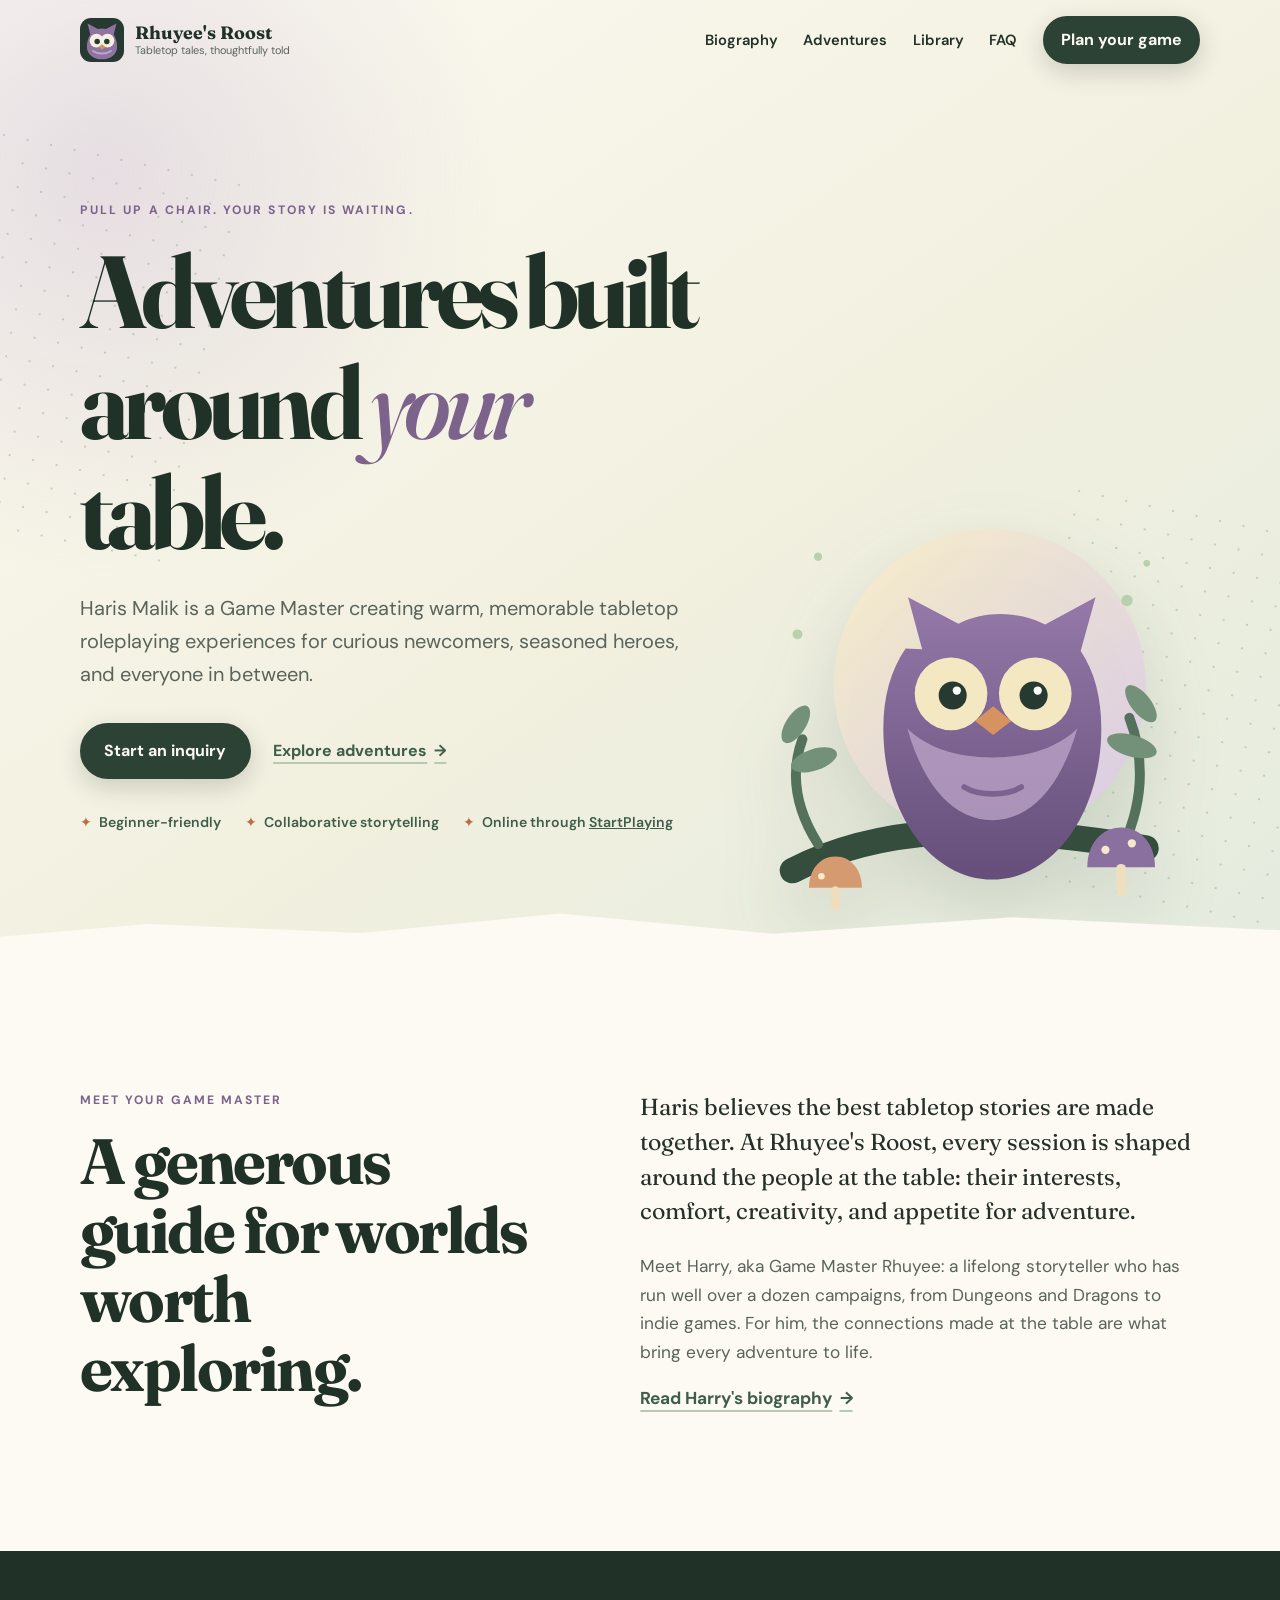
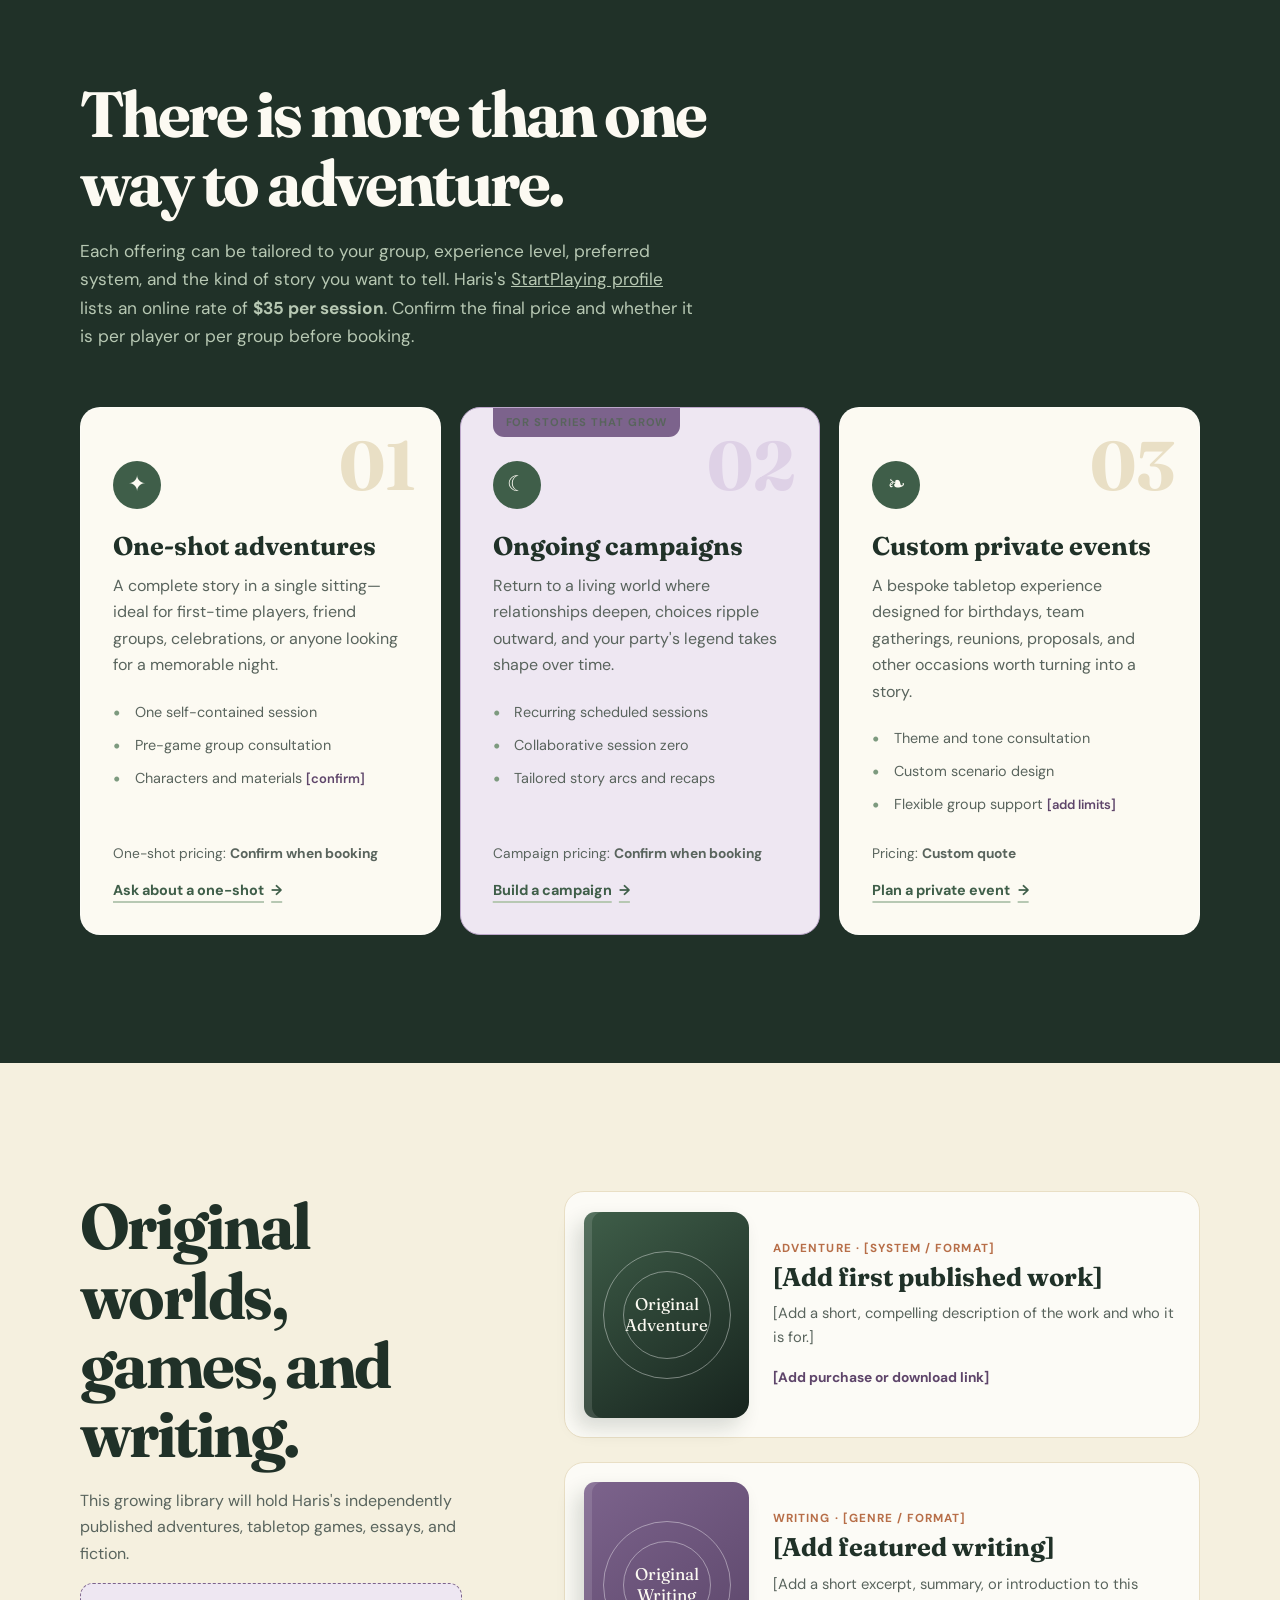
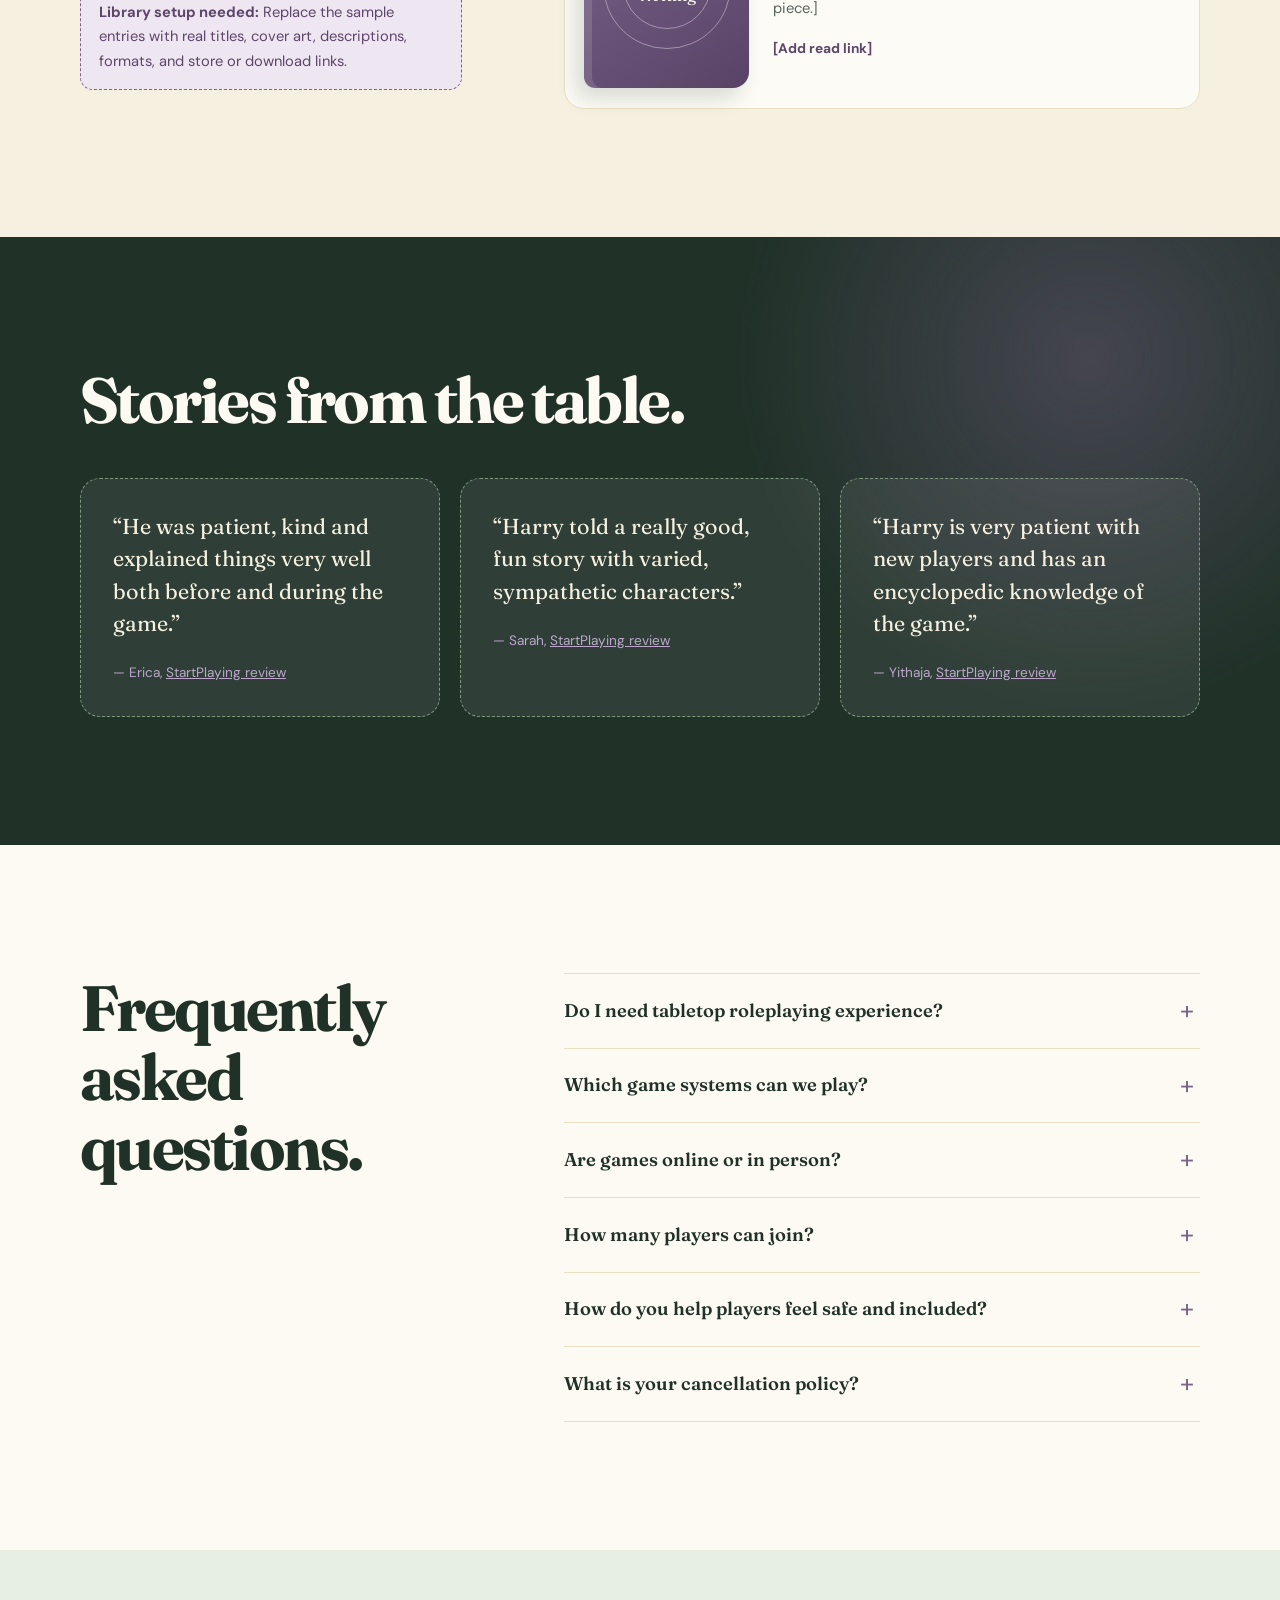
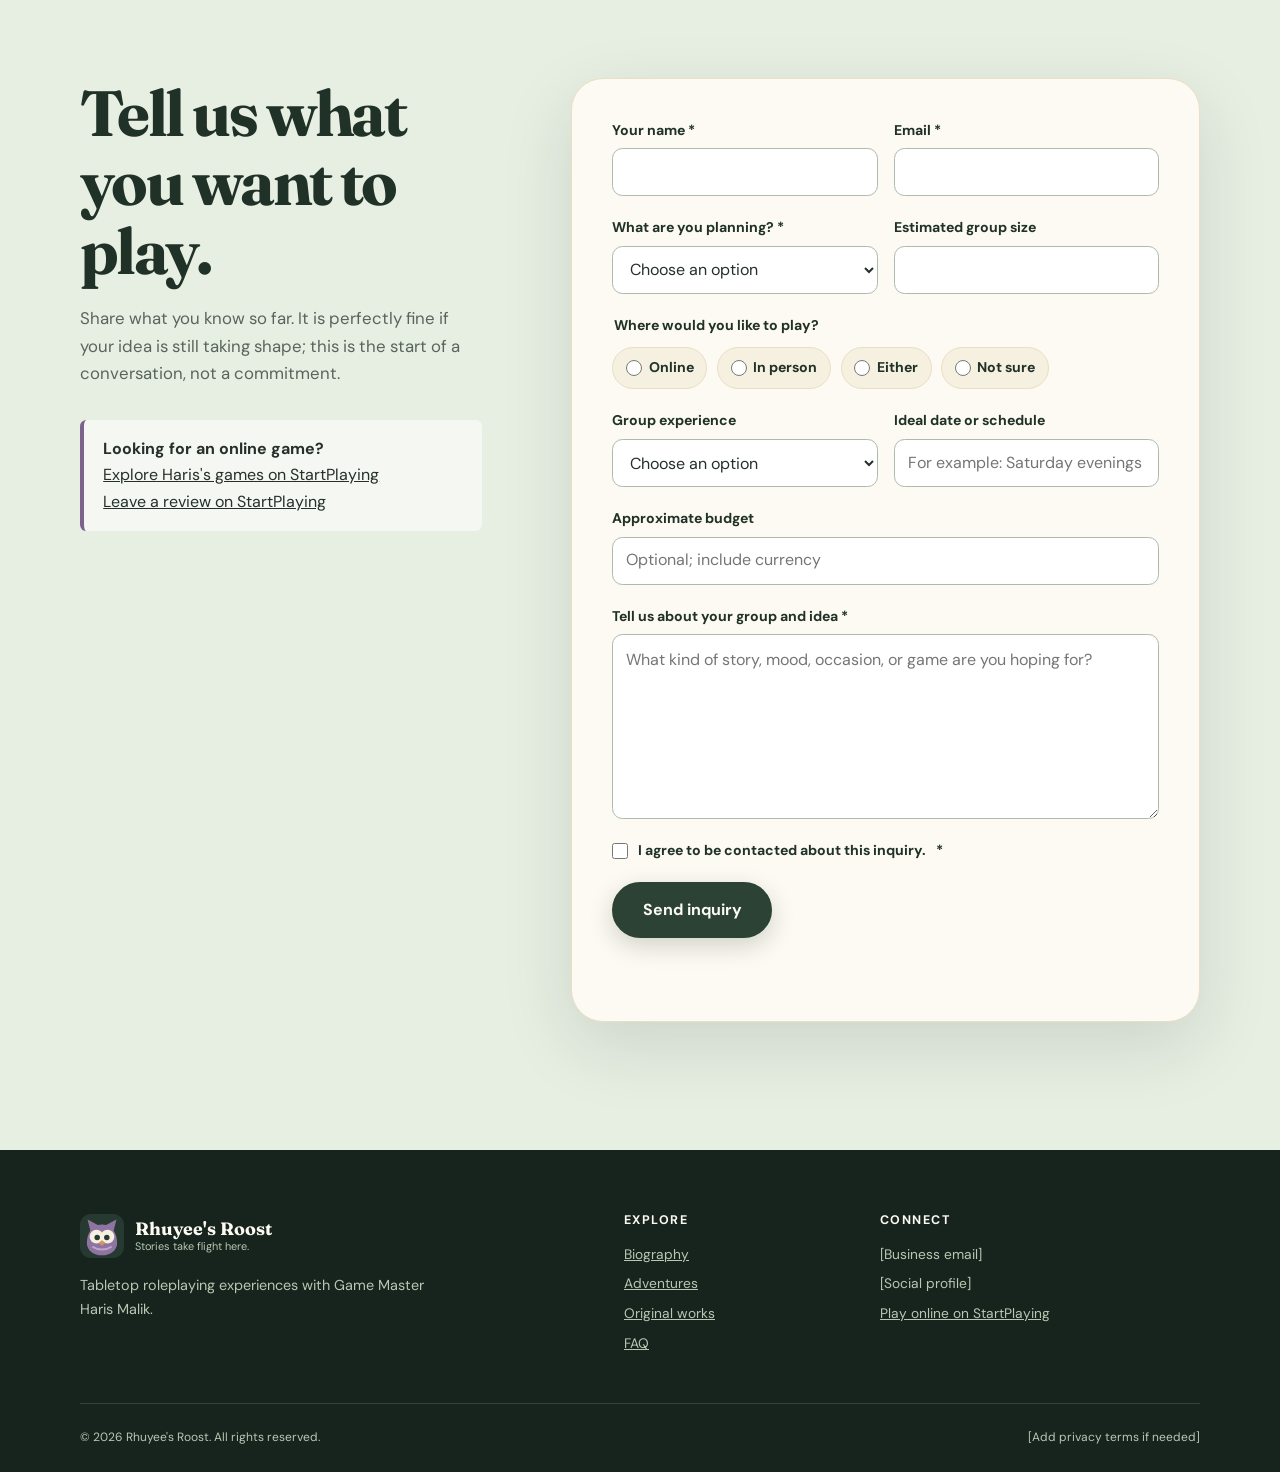
<file: index.html>
<!doctype html>
<html lang="en">
  <head>
    <meta charset="utf-8">
    <meta name="viewport" content="width=device-width, initial-scale=1">
    <meta
      name="description"
      content="Rhuyee's Roost offers welcoming, story-rich tabletop roleplaying adventures led by Game Master Haris Malik."
    >
    <meta name="theme-color" content="#263a31">
    <meta property="og:type" content="website">
    <meta property="og:title" content="Rhuyee's Roost | Tabletop Adventures with Haris Malik">
    <meta
      property="og:description"
      content="Gather around the table for thoughtful, collaborative tabletop roleplaying adventures."
    >
    <meta property="og:url" content="https://jada-not-java.github.io/rhuyees-roost/">
    <meta
      property="og:image"
      content="https://jada-not-java.github.io/rhuyees-roost/assets/social-card.svg"
    >
    <meta property="og:image:alt" content="An illustrated owl resting among leaves and mushrooms">
    <meta name="twitter:card" content="summary_large_image">
    <title>Rhuyee's Roost | Tabletop Adventures with Haris Malik</title>
    <link rel="icon" href="assets/favicon.svg" type="image/svg+xml">
    <link rel="stylesheet" href="styles.css">
    <script src="script.js" defer></script>
  </head>
  <body>
    <a class="skip-link" href="#main-content">Skip to main content</a>

    <header class="site-header" data-header>
      <div class="shell header-inner">
        <a class="brand" href="#top" aria-label="Rhuyee's Roost home">
          <img src="assets/favicon.svg" alt="" width="44" height="44">
          <span>
            <strong>Rhuyee's Roost</strong>
            <small>Tabletop tales, thoughtfully told</small>
          </span>
        </a>

        <button
          class="nav-toggle"
          type="button"
          aria-expanded="false"
          aria-controls="primary-navigation"
          data-nav-toggle
        >
          <span class="sr-only">Toggle navigation</span>
          <span aria-hidden="true"></span>
          <span aria-hidden="true"></span>
          <span aria-hidden="true"></span>
        </button>

        <nav id="primary-navigation" class="primary-nav" aria-label="Primary navigation" data-nav>
          <a href="biography.html">Biography</a>
          <a href="#services">Adventures</a>
          <a href="#library">Library</a>
          <a href="#faq">FAQ</a>
          <a class="button button-small" href="#contact">Plan your game</a>
        </nav>
      </div>
    </header>

    <main id="main-content">
      <section id="top" class="hero">
        <div class="hero-glow" aria-hidden="true"></div>
        <div class="shell hero-grid">
          <div class="hero-copy">
            <p class="eyebrow">Pull up a chair. Your story is waiting.</p>
            <h1>Adventures built around <em>your</em> table.</h1>
            <p class="hero-lede">
              Haris Malik is a Game Master creating warm, memorable tabletop roleplaying
              experiences for curious newcomers, seasoned heroes, and everyone in between.
            </p>
            <div class="button-row">
              <a class="button" href="#contact">Start an inquiry</a>
              <a class="text-link" href="#services">Explore adventures <span aria-hidden="true">→</span></a>
            </div>
            <ul class="hero-notes" aria-label="Service highlights">
              <li>Beginner-friendly</li>
              <li>Collaborative storytelling</li>
              <li>Online through <a href="https://startplaying.games/gm/rhuyee">StartPlaying</a></li>
            </ul>
          </div>

          <div class="hero-art" aria-label="An original illustration of an owl in a moonlit forest">
            <svg viewBox="0 0 560 590" role="img" aria-labelledby="hero-art-title hero-art-desc">
              <title id="hero-art-title">The owl of Rhuyee's Roost</title>
              <desc id="hero-art-desc">A friendly owl perched on a branch among leaves and mushrooms.</desc>
              <defs>
                <linearGradient id="moon" x1="0" x2="1" y1="0" y2="1">
                  <stop offset="0" stop-color="#f8efc7"/>
                  <stop offset="1" stop-color="#d9c9e8"/>
                </linearGradient>
                <linearGradient id="owlBody" x1="0" x2="0" y1="0" y2="1">
                  <stop offset="0" stop-color="#9479a9"/>
                  <stop offset="1" stop-color="#654e79"/>
                </linearGradient>
              </defs>
              <circle cx="305" cy="254" r="189" fill="url(#moon)" opacity=".92"/>
              <path d="M66 479c101-52 230-61 428-27" fill="none" stroke="#354d3d" stroke-width="31" stroke-linecap="round"/>
              <path d="M97 447c-26-41-35-83-19-127M467 448c23-51 26-104 7-154" fill="none" stroke="#54715b" stroke-width="12" stroke-linecap="round"/>
              <g fill="#739078">
                <ellipse cx="70" cy="302" rx="26" ry="12" transform="rotate(-57 70 302)"/>
                <ellipse cx="92" cy="345" rx="29" ry="13" transform="rotate(-18 92 345)"/>
                <ellipse cx="488" cy="277" rx="27" ry="12" transform="rotate(52 488 277)"/>
                <ellipse cx="477" cy="328" rx="31" ry="13" transform="rotate(16 477 328)"/>
              </g>
              <g transform="translate(165 135)">
                <path d="M58 76 41 13l61 32c34-16 71-15 105 1l61-33-18 65c17 25 25 57 25 94 0 104-59 183-132 183S11 276 11 172c0-38 9-71 27-97Z" fill="url(#owlBody)"/>
                <path d="M40 172c21 73 58 111 103 111s82-38 103-111c-24 23-58 35-103 35S64 195 40 172Z" fill="#b9a2c6" opacity=".8"/>
                <circle cx="93" cy="130" r="44" fill="#f3e8c1"/>
                <circle cx="195" cy="130" r="44" fill="#f3e8c1"/>
                <circle cx="95" cy="132" r="17" fill="#263a31"/>
                <circle cx="193" cy="132" r="17" fill="#263a31"/>
                <circle cx="100" cy="126" r="5" fill="#fff"/>
                <circle cx="198" cy="126" r="5" fill="#fff"/>
                <path d="m144 145-22 18 22 17 22-17Z" fill="#d6925f"/>
                <path d="M109 243c18 11 51 11 69 0" fill="none" stroke="#7b628f" stroke-width="7" stroke-linecap="round"/>
              </g>
              <g>
                <path d="M86 500c0-22 13-38 32-38s32 16 32 38" fill="#d59a70"/>
                <rect x="113" y="498" width="10" height="29" rx="5" fill="#f0ddba"/>
                <circle cx="101" cy="486" r="4" fill="#f5e8cb"/>
                <path d="M423 475c0-28 17-48 41-48s41 20 41 48" fill="#89709e"/>
                <rect x="458" y="471" width="12" height="39" rx="6" fill="#eee0bf"/>
                <circle cx="445" cy="454" r="5" fill="#f5e8cb"/>
                <circle cx="477" cy="446" r="5" fill="#f5e8cb"/>
              </g>
              <g fill="#b9d0ad">
                <circle cx="97" cy="99" r="5"/>
                <circle cx="471" cy="152" r="7"/>
                <circle cx="495" cy="107" r="4"/>
                <circle cx="72" cy="193" r="6"/>
              </g>
            </svg>
          </div>
        </div>
        <div class="hero-wave" aria-hidden="true"></div>
      </section>

      <section id="about" class="section about">
        <div class="shell split-layout">
          <div>
            <p class="eyebrow">Meet your Game Master</p>
            <h2>A generous guide for worlds worth exploring.</h2>
          </div>
          <div class="prose">
            <p>
              Haris believes the best tabletop stories are made together. At Rhuyee's Roost,
              every session is shaped around the people at the table: their interests, comfort,
              creativity, and appetite for adventure.
            </p>
            <p>
              Meet Harry, aka Game Master Rhuyee: a lifelong storyteller who has run well over
              a dozen campaigns, from Dungeons and Dragons to indie games. For him, the
              connections made at the table are what bring every adventure to life.
            </p>
            <a class="text-link" href="biography.html">Read Harry's biography <span aria-hidden="true">→</span></a>
          </div>
        </div>
      </section>

      <section id="services" class="section services">
        <div class="shell">
          <div class="section-heading">
            <h2>There is more than one way to adventure.</h2>
            <p>
              Each offering can be tailored to your group, experience level, preferred system,
              and the kind of story you want to tell. Haris's
              <a href="https://startplaying.games/gm/rhuyee">StartPlaying profile</a>
              lists an online rate of <strong>$35 per session</strong>.
              Confirm the final price and whether it is per player or per group before booking.
            </p>
          </div>

          <div class="card-grid">
            <article class="service-card">
              <span class="card-number" aria-hidden="true">01</span>
              <div class="service-icon" aria-hidden="true">✦</div>
              <h3>One-shot adventures</h3>
              <p>
                A complete story in a single sitting—ideal for first-time players, friend groups,
                celebrations, or anyone looking for a memorable night.
              </p>
              <ul>
                <li>One self-contained session</li>
                <li>Pre-game group consultation</li>
                <li>Characters and materials <span class="placeholder-inline">[confirm]</span></li>
              </ul>
              <p class="service-price">One-shot pricing: <strong>Confirm when booking</strong></p>
              <a class="text-link" href="#contact">Ask about a one-shot <span aria-hidden="true">→</span></a>
            </article>

            <article class="service-card featured">
              <p class="featured-label">For stories that grow</p>
              <span class="card-number" aria-hidden="true">02</span>
              <div class="service-icon" aria-hidden="true">☾</div>
              <h3>Ongoing campaigns</h3>
              <p>
                Return to a living world where relationships deepen, choices ripple outward, and
                your party's legend takes shape over time.
              </p>
              <ul>
                <li>Recurring scheduled sessions</li>
                <li>Collaborative session zero</li>
                <li>Tailored story arcs and recaps</li>
              </ul>
              <p class="service-price">Campaign pricing: <strong>Confirm when booking</strong></p>
              <a class="text-link" href="#contact">Build a campaign <span aria-hidden="true">→</span></a>
            </article>

            <article class="service-card">
              <span class="card-number" aria-hidden="true">03</span>
              <div class="service-icon" aria-hidden="true">❧</div>
              <h3>Custom private events</h3>
              <p>
                A bespoke tabletop experience designed for birthdays, team gatherings, reunions,
                proposals, and other occasions worth turning into a story.
              </p>
              <ul>
                <li>Theme and tone consultation</li>
                <li>Custom scenario design</li>
                <li>Flexible group support <span class="placeholder-inline">[add limits]</span></li>
              </ul>
              <p class="service-price">Pricing: <strong>Custom quote</strong></p>
              <a class="text-link" href="#contact">Plan a private event <span aria-hidden="true">→</span></a>
            </article>
          </div>
        </div>
      </section>

      <section id="library" class="section library">
        <div class="shell library-grid">
          <div class="library-intro">
            <h2>Original worlds, games, and writing.</h2>
            <p>
              This growing library will hold Haris's independently published adventures,
              tabletop games, essays, and fiction.
            </p>
            <p class="placeholder-block">
              <strong>Library setup needed:</strong> Replace the sample entries with real titles,
              cover art, descriptions, formats, and store or download links.
            </p>
          </div>

          <div class="library-list">
            <article class="work-card">
              <div class="book-cover cover-one" aria-hidden="true">
                <span>Original<br>Adventure</span>
              </div>
              <div>
                <p class="work-type">Adventure · <span>[system / format]</span></p>
                <h3>[Add first published work]</h3>
                <p>[Add a short, compelling description of the work and who it is for.]</p>
                <span class="disabled-link" aria-label="Purchase or download link not yet available">
                  [Add purchase or download link]
                </span>
              </div>
            </article>

            <article class="work-card">
              <div class="book-cover cover-two" aria-hidden="true">
                <span>Original<br>Writing</span>
              </div>
              <div>
                <p class="work-type">Writing · <span>[genre / format]</span></p>
                <h3>[Add featured writing]</h3>
                <p>[Add a short excerpt, summary, or introduction to this piece.]</p>
                <span class="disabled-link" aria-label="Read link not yet available">[Add read link]</span>
              </div>
            </article>
          </div>
        </div>
      </section>

      <section id="testimonials" class="section testimonials" aria-labelledby="testimonials-title">
        <div class="shell">
          <div class="section-heading compact">
            <h2 id="testimonials-title">Stories from the table.</h2>
          </div>
          <div class="testimonial-grid">
            <blockquote cite="https://startplaying.games/gm/rhuyee">
              <p>“He was patient, kind and explained things very well both before and during the game.”</p>
              <footer>— Erica, <a href="https://startplaying.games/gm/rhuyee">StartPlaying review</a></footer>
            </blockquote>
            <blockquote cite="https://startplaying.games/gm/rhuyee">
              <p>“Harry told a really good, fun story with varied, sympathetic characters.”</p>
              <footer>— Sarah, <a href="https://startplaying.games/gm/rhuyee">StartPlaying review</a></footer>
            </blockquote>
            <blockquote cite="https://startplaying.games/gm/rhuyee">
              <p>“Harry is very patient with new players and has an encyclopedic knowledge of the game.”</p>
              <footer>— Yithaja, <a href="https://startplaying.games/gm/rhuyee">StartPlaying review</a></footer>
            </blockquote>
          </div>
        </div>
      </section>

      <section id="faq" class="section faq">
        <div class="shell faq-layout">
          <div>
            <h2>Frequently asked questions.</h2>
          </div>
          <div class="accordion" data-accordion>
            <details>
              <summary>Do I need tabletop roleplaying experience?</summary>
              <p>
                Not at all. New players are welcome, and Haris can explain the rules, guide
                character creation, and help everyone feel at home at the table.
              </p>
            </details>
            <details>
              <summary>Which game systems can we play?</summary>
              <p>
                Harry has run Dungeons and Dragons 5e, Daggerheart, Call of Cthulhu,
                Vampire the Masquerade 5th edition, Dungeon Crawler Carl RPG,
                Monster of the Week, Kids on Bikes, Thirsty Sword Lesbians, ROOT,
                Minimum Rage, Eat the Reich, Honey Heist, and The Witch is Dead.
                If you'd like to play a system not listed here, feel free to include
                it in your inquiry.
              </p>
            </details>
            <details>
              <summary>Are games online or in person?</summary>
              <p>
                Haris runs online games through
                <a href="https://startplaying.games/gm/rhuyee">his StartPlaying profile</a>,
                where you can explore his online offerings.
                <span class="placeholder-inline">[Confirm in-person availability, service area,
                travel policy, and any venue requirements.]</span>
              </p>
            </details>
            <details>
              <summary>How many players can join?</summary>
              <p>
                <span class="placeholder-inline">[Add ideal and maximum group sizes.]</span>
                Group size affects the recommended format, session length, and quote.
              </p>
            </details>
            <details>
              <summary>How do you help players feel safe and included?</summary>
              <p>
                Every booking includes a conversation about tone, boundaries, and player needs.
                <span class="placeholder-inline">[Add the safety tools and accessibility practices
                Haris uses.]</span>
              </p>
            </details>
            <details>
              <summary>What is your cancellation policy?</summary>
              <p>
                <span class="placeholder-inline">[Add booking, deposit, rescheduling, cancellation,
                and refund terms before accepting paid reservations.]</span>
              </p>
            </details>
          </div>
        </div>
      </section>

      <section id="contact" class="section contact">
        <div class="shell contact-grid">
          <div class="contact-copy">
            <h2>Tell us what you want to play.</h2>
            <p>
              Share what you know so far. It is perfectly fine if your idea is still taking shape;
              this is the start of a conversation, not a commitment.
            </p>
            <div class="contact-note">
              <strong>Looking for an online game?</strong>
              <a href="https://startplaying.games/gm/rhuyee">Explore Haris's games on StartPlaying</a>
              <a href="https://startplaying.games/gm/rhuyee/review">Leave a review on StartPlaying</a>
            </div>
          </div>

          <form
            class="inquiry-form"
            action="https://formspree.io/f/mqpprqvq"
            method="post"
            data-inquiry-form
          >
            <div class="field-row">
              <div class="field">
                <label for="name">Your name <span aria-hidden="true">*</span></label>
                <input id="name" name="name" type="text" autocomplete="name" required>
              </div>
              <div class="field">
                <label for="email">Email <span aria-hidden="true">*</span></label>
                <input id="email" name="email" type="email" autocomplete="email" required>
              </div>
            </div>

            <div class="field-row">
              <div class="field">
                <label for="service">What are you planning? <span aria-hidden="true">*</span></label>
                <select id="service" name="service" required>
                  <option value="">Choose an option</option>
                  <option>One-shot adventure</option>
                  <option>Ongoing campaign</option>
                  <option>Custom private event</option>
                  <option>Not sure yet</option>
                </select>
              </div>
              <div class="field">
                <label for="group-size">Estimated group size</label>
                <input id="group-size" name="group_size" type="number" min="1" max="30" inputmode="numeric">
              </div>
            </div>

            <fieldset>
              <legend>Where would you like to play?</legend>
              <div class="choice-row">
                <label><input type="radio" name="format" value="Online"> Online</label>
                <label><input type="radio" name="format" value="In person"> In person</label>
                <label><input type="radio" name="format" value="Either"> Either</label>
                <label><input type="radio" name="format" value="Not sure"> Not sure</label>
              </div>
            </fieldset>

            <div class="field-row">
              <div class="field">
                <label for="experience">Group experience</label>
                <select id="experience" name="experience">
                  <option value="">Choose an option</option>
                  <option>Everyone is new</option>
                  <option>Mostly new players</option>
                  <option>Mixed experience</option>
                  <option>Mostly experienced players</option>
                </select>
              </div>
              <div class="field">
                <label for="timing">Ideal date or schedule</label>
                <input id="timing" name="timing" type="text" placeholder="For example: Saturday evenings in May">
              </div>
            </div>

            <div class="field">
              <label for="budget">Approximate budget</label>
              <input
                id="budget"
                name="budget"
                type="text"
                inputmode="decimal"
                placeholder="Optional; include currency"
              >
            </div>

            <div class="field">
              <label for="message">Tell us about your group and idea <span aria-hidden="true">*</span></label>
              <textarea
                id="message"
                name="message"
                rows="6"
                required
                placeholder="What kind of story, mood, occasion, or game are you hoping for?"
              ></textarea>
            </div>

            <div class="field checkbox-field">
              <label>
                <input type="checkbox" name="contact_consent" value="yes" required>
                I agree to be contacted about this inquiry. <span aria-hidden="true">*</span>
              </label>
            </div>

            <input type="text" name="_gotcha" tabindex="-1" autocomplete="off" class="honeypot" aria-hidden="true">
            <input type="hidden" name="_subject" value="New Rhuyee's Roost booking inquiry">

            <button class="button submit-button" type="submit">Send inquiry</button>
            <p class="form-status" role="status" aria-live="polite" data-form-status></p>
          </form>
        </div>
      </section>
    </main>

    <footer class="site-footer">
      <div class="shell footer-grid">
        <div>
          <a class="brand footer-brand" href="#top" aria-label="Rhuyee's Roost home">
            <img src="assets/favicon.svg" alt="" width="44" height="44">
            <span>
              <strong>Rhuyee's Roost</strong>
              <small>Stories take flight here.</small>
            </span>
          </a>
          <p>Tabletop roleplaying experiences with Game Master Haris Malik.</p>
        </div>
        <div>
          <h2>Explore</h2>
          <a href="biography.html">Biography</a>
          <a href="#services">Adventures</a>
          <a href="#library">Original works</a>
          <a href="#faq">FAQ</a>
        </div>
        <div>
          <h2>Connect</h2>
          <span>[Business email]</span>
          <span>[Social profile]</span>
          <a href="https://startplaying.games/gm/rhuyee">Play online on StartPlaying</a>
        </div>
      </div>
      <div class="shell footer-bottom">
        <p>© <span data-year></span> Rhuyee's Roost. All rights reserved.</p>
        <p><span>[Add privacy terms if needed]</span></p>
      </div>
    </footer>
  </body>
</html>
</file>
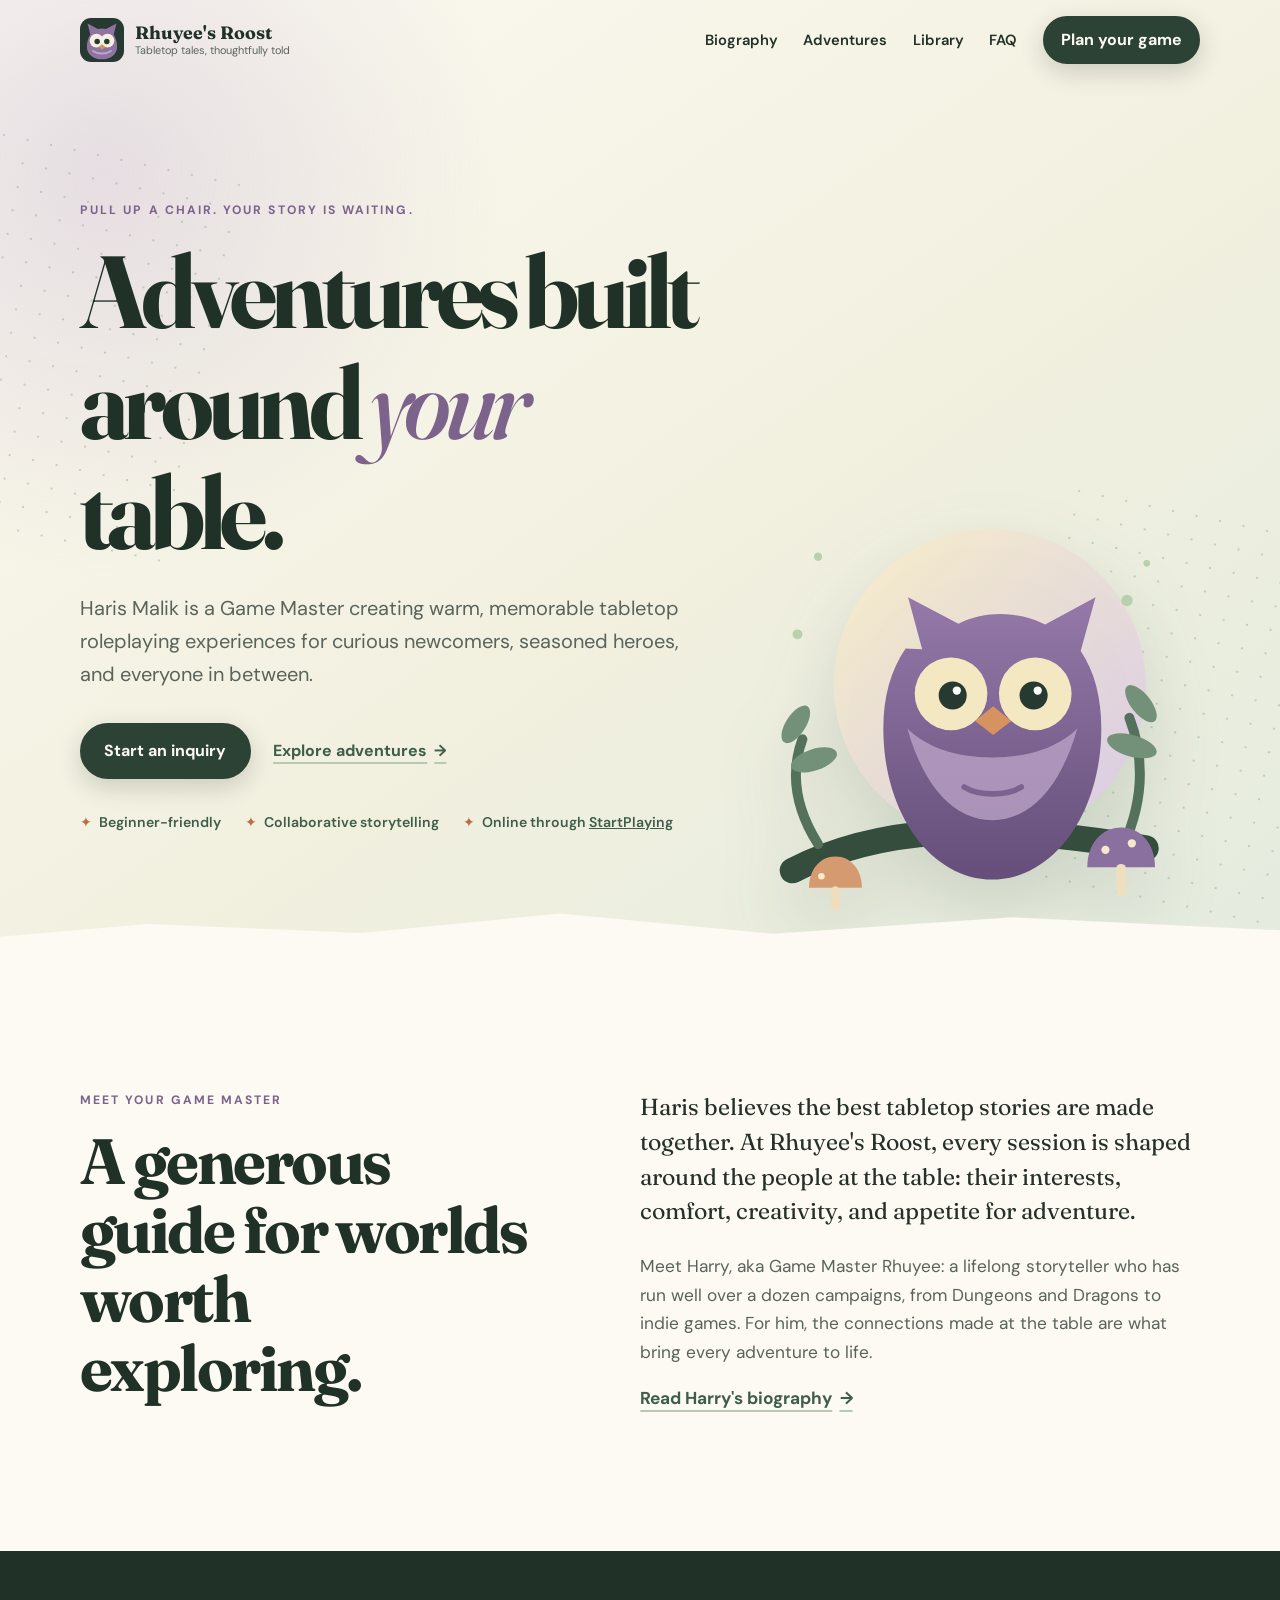
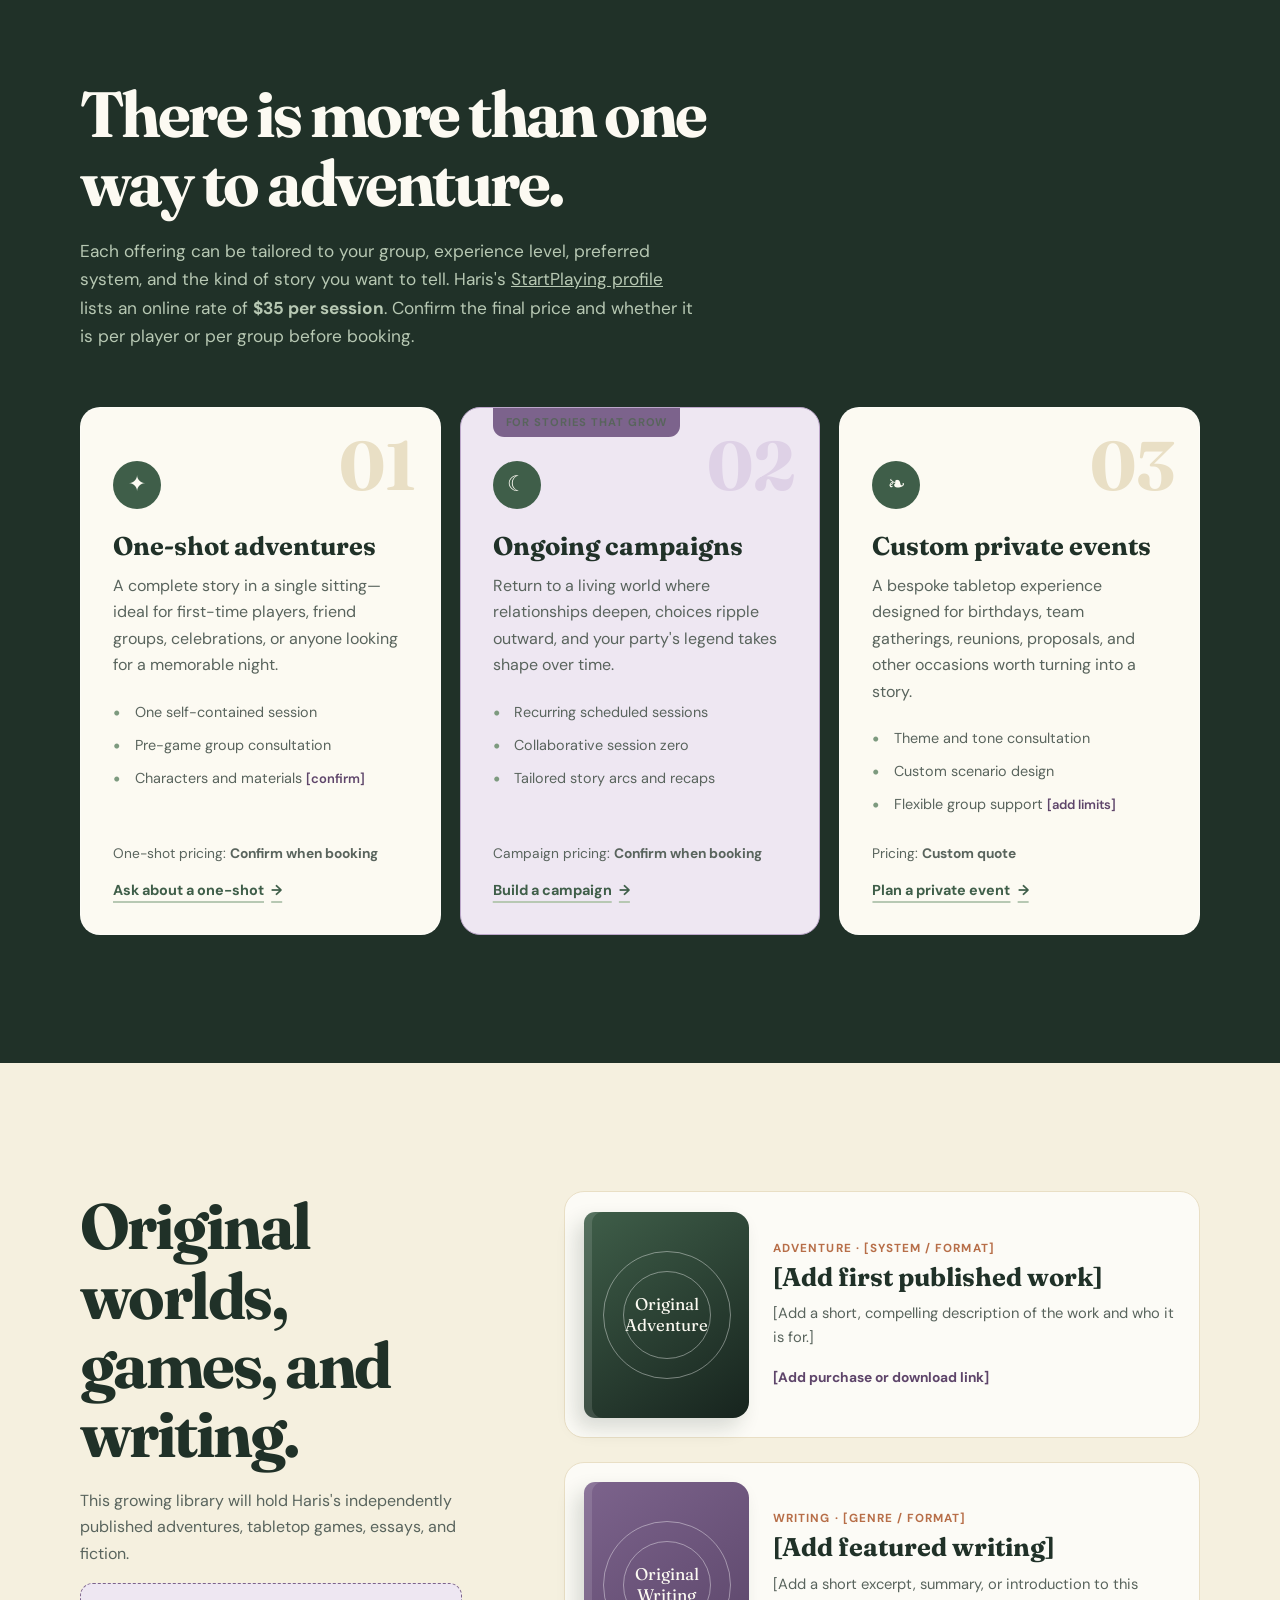
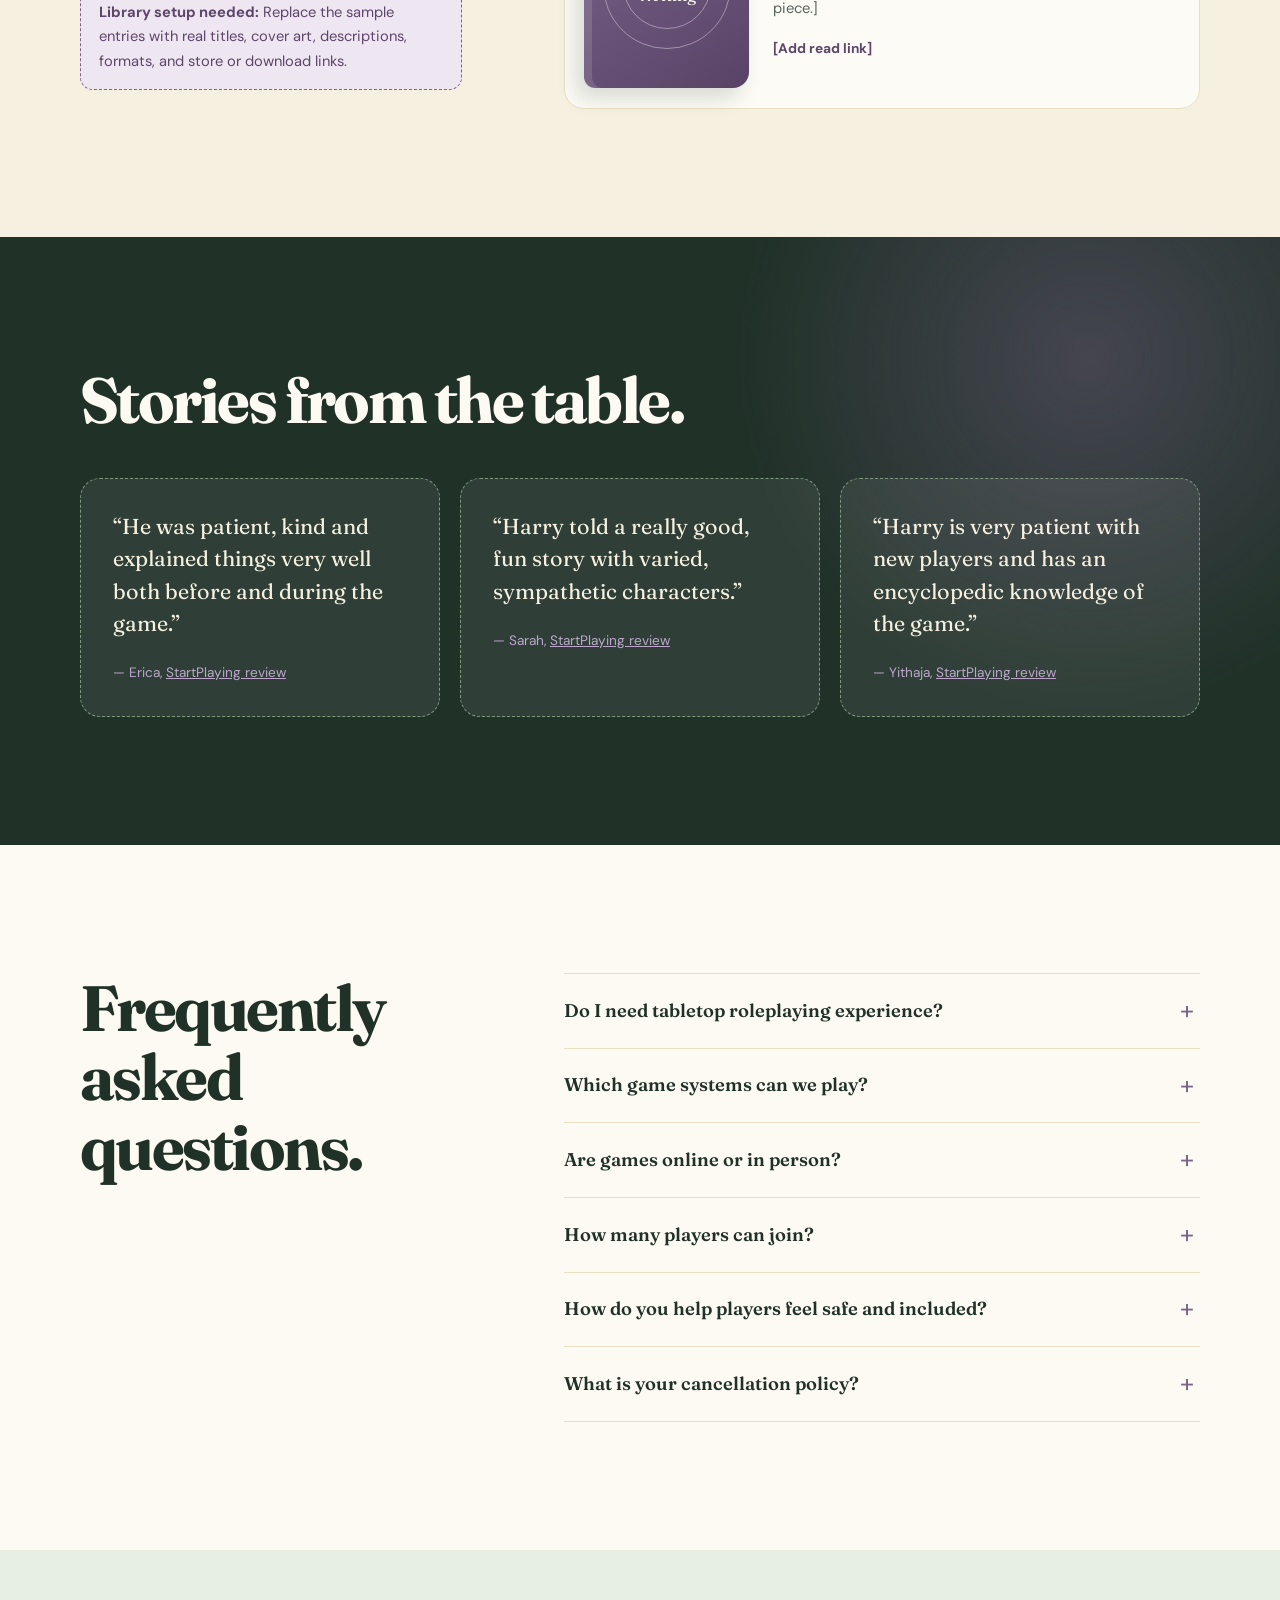
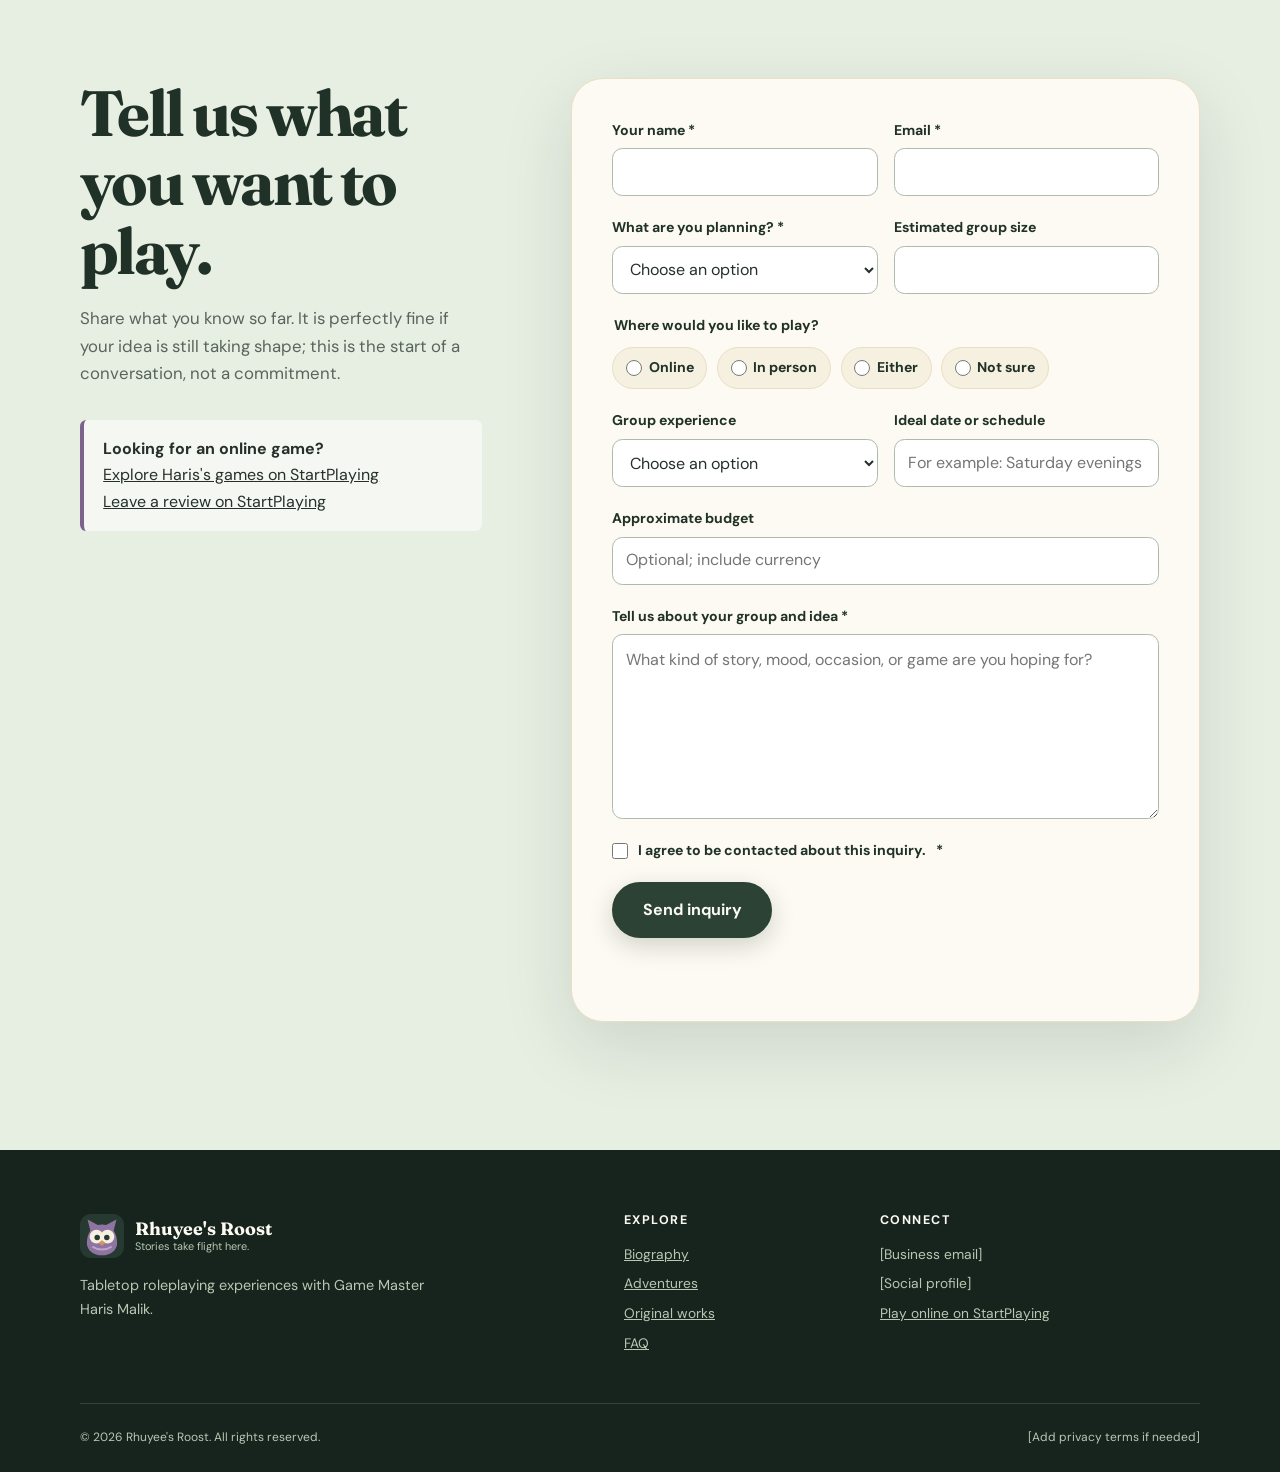
<file: pr-preview/pr-1/index.html>
<!doctype html>
<html lang="en">
  <head>
    <meta name="robots" content="noindex, nofollow">
    <meta charset="utf-8">
    <meta name="viewport" content="width=device-width, initial-scale=1">
    <meta
      name="description"
      content="Rhuyee's Roost offers welcoming, story-rich tabletop roleplaying adventures led by Game Master Haris Malik."
    >
    <meta name="theme-color" content="#263a31">
    <meta property="og:type" content="website">
    <meta property="og:title" content="Rhuyee's Roost | Tabletop Adventures with Haris Malik">
    <meta
      property="og:description"
      content="Gather around the table for thoughtful, collaborative tabletop roleplaying adventures."
    >
    <meta property="og:url" content="https://jada-not-java.github.io/rhuyees-roost/">
    <meta
      property="og:image"
      content="https://jada-not-java.github.io/rhuyees-roost/assets/social-card.svg"
    >
    <meta property="og:image:alt" content="An illustrated owl resting among leaves and mushrooms">
    <meta name="twitter:card" content="summary_large_image">
    <title>Rhuyee's Roost | Tabletop Adventures with Haris Malik</title>
    <link rel="icon" href="assets/favicon.svg" type="image/svg+xml">
    <link rel="stylesheet" href="styles.css">
    <script src="script.js" defer></script>
  </head>
  <body>
    <a class="skip-link" href="#main-content">Skip to main content</a>

    <header class="site-header" data-header>
      <div class="shell header-inner">
        <a class="brand" href="#top" aria-label="Rhuyee's Roost home">
          <img src="assets/favicon.svg" alt="" width="44" height="44">
          <span>
            <strong>Rhuyee's Roost</strong>
            <small>Tabletop tales, thoughtfully told</small>
          </span>
        </a>

        <button
          class="nav-toggle"
          type="button"
          aria-expanded="false"
          aria-controls="primary-navigation"
          data-nav-toggle
        >
          <span class="sr-only">Toggle navigation</span>
          <span aria-hidden="true"></span>
          <span aria-hidden="true"></span>
          <span aria-hidden="true"></span>
        </button>

        <nav id="primary-navigation" class="primary-nav" aria-label="Primary navigation" data-nav>
          <a href="biography.html">Biography</a>
          <a href="#services">Adventures</a>
          <a href="#library">Library</a>
          <a href="#faq">FAQ</a>
          <a class="button button-small" href="#contact">Plan your game</a>
        </nav>
      </div>
    </header>

    <main id="main-content">
      <section id="top" class="hero">
        <div class="hero-glow" aria-hidden="true"></div>
        <div class="shell hero-grid">
          <div class="hero-copy">
            <p class="eyebrow">Pull up a chair. Your story is waiting.</p>
            <h1>Adventures built around <em>your</em> table.</h1>
            <p class="hero-lede">
              Haris Malik is a Game Master creating warm, memorable tabletop roleplaying
              experiences for curious newcomers, seasoned heroes, and everyone in between.
            </p>
            <div class="button-row">
              <a class="button" href="#contact">Start an inquiry</a>
              <a class="text-link" href="#services">Explore adventures <span aria-hidden="true">→</span></a>
            </div>
            <ul class="hero-notes" aria-label="Service highlights">
              <li>Beginner-friendly</li>
              <li>Collaborative storytelling</li>
              <li>Online through <a href="https://startplaying.games/gm/rhuyee">StartPlaying</a></li>
            </ul>
          </div>

          <div class="hero-art" aria-label="An original illustration of an owl in a moonlit forest">
            <svg viewBox="0 0 560 590" role="img" aria-labelledby="hero-art-title hero-art-desc">
              <title id="hero-art-title">The owl of Rhuyee's Roost</title>
              <desc id="hero-art-desc">A friendly owl perched on a branch among leaves and mushrooms.</desc>
              <defs>
                <linearGradient id="moon" x1="0" x2="1" y1="0" y2="1">
                  <stop offset="0" stop-color="#f8efc7"/>
                  <stop offset="1" stop-color="#d9c9e8"/>
                </linearGradient>
                <linearGradient id="owlBody" x1="0" x2="0" y1="0" y2="1">
                  <stop offset="0" stop-color="#9479a9"/>
                  <stop offset="1" stop-color="#654e79"/>
                </linearGradient>
              </defs>
              <circle cx="305" cy="254" r="189" fill="url(#moon)" opacity=".92"/>
              <path d="M66 479c101-52 230-61 428-27" fill="none" stroke="#354d3d" stroke-width="31" stroke-linecap="round"/>
              <path d="M97 447c-26-41-35-83-19-127M467 448c23-51 26-104 7-154" fill="none" stroke="#54715b" stroke-width="12" stroke-linecap="round"/>
              <g fill="#739078">
                <ellipse cx="70" cy="302" rx="26" ry="12" transform="rotate(-57 70 302)"/>
                <ellipse cx="92" cy="345" rx="29" ry="13" transform="rotate(-18 92 345)"/>
                <ellipse cx="488" cy="277" rx="27" ry="12" transform="rotate(52 488 277)"/>
                <ellipse cx="477" cy="328" rx="31" ry="13" transform="rotate(16 477 328)"/>
              </g>
              <g transform="translate(165 135)">
                <path d="M58 76 41 13l61 32c34-16 71-15 105 1l61-33-18 65c17 25 25 57 25 94 0 104-59 183-132 183S11 276 11 172c0-38 9-71 27-97Z" fill="url(#owlBody)"/>
                <path d="M40 172c21 73 58 111 103 111s82-38 103-111c-24 23-58 35-103 35S64 195 40 172Z" fill="#b9a2c6" opacity=".8"/>
                <circle cx="93" cy="130" r="44" fill="#f3e8c1"/>
                <circle cx="195" cy="130" r="44" fill="#f3e8c1"/>
                <circle cx="95" cy="132" r="17" fill="#263a31"/>
                <circle cx="193" cy="132" r="17" fill="#263a31"/>
                <circle cx="100" cy="126" r="5" fill="#fff"/>
                <circle cx="198" cy="126" r="5" fill="#fff"/>
                <path d="m144 145-22 18 22 17 22-17Z" fill="#d6925f"/>
                <path d="M109 243c18 11 51 11 69 0" fill="none" stroke="#7b628f" stroke-width="7" stroke-linecap="round"/>
              </g>
              <g>
                <path d="M86 500c0-22 13-38 32-38s32 16 32 38" fill="#d59a70"/>
                <rect x="113" y="498" width="10" height="29" rx="5" fill="#f0ddba"/>
                <circle cx="101" cy="486" r="4" fill="#f5e8cb"/>
                <path d="M423 475c0-28 17-48 41-48s41 20 41 48" fill="#89709e"/>
                <rect x="458" y="471" width="12" height="39" rx="6" fill="#eee0bf"/>
                <circle cx="445" cy="454" r="5" fill="#f5e8cb"/>
                <circle cx="477" cy="446" r="5" fill="#f5e8cb"/>
              </g>
              <g fill="#b9d0ad">
                <circle cx="97" cy="99" r="5"/>
                <circle cx="471" cy="152" r="7"/>
                <circle cx="495" cy="107" r="4"/>
                <circle cx="72" cy="193" r="6"/>
              </g>
            </svg>
          </div>
        </div>
        <div class="hero-wave" aria-hidden="true"></div>
      </section>

      <section id="about" class="section about">
        <div class="shell split-layout">
          <div>
            <p class="eyebrow">Meet your Game Master</p>
            <h2>A generous guide for worlds worth exploring.</h2>
          </div>
          <div class="prose">
            <p>
              Haris believes the best tabletop stories are made together. At Rhuyee's Roost,
              every session is shaped around the people at the table: their interests, comfort,
              creativity, and appetite for adventure.
            </p>
            <p>
              Meet Harry, aka Game Master Rhuyee: a lifelong storyteller who has run well over
              a dozen campaigns, from Dungeons and Dragons to indie games. For him, the
              connections made at the table are what bring every adventure to life.
            </p>
            <a class="text-link" href="biography.html">Read Harry's biography <span aria-hidden="true">→</span></a>
          </div>
        </div>
      </section>

      <section id="services" class="section services">
        <div class="shell">
          <div class="section-heading">
            <h2>There is more than one way to adventure.</h2>
            <p>
              Each offering can be tailored to your group, experience level, preferred system,
              and the kind of story you want to tell. Haris's
              <a href="https://startplaying.games/gm/rhuyee">StartPlaying profile</a>
              lists an online rate of <strong>$35 per session</strong>.
              Confirm the final price and whether it is per player or per group before booking.
            </p>
          </div>

          <div class="card-grid">
            <article class="service-card">
              <span class="card-number" aria-hidden="true">01</span>
              <div class="service-icon" aria-hidden="true">✦</div>
              <h3>One-shot adventures</h3>
              <p>
                A complete story in a single sitting—ideal for first-time players, friend groups,
                celebrations, or anyone looking for a memorable night.
              </p>
              <ul>
                <li>One self-contained session</li>
                <li>Pre-game group consultation</li>
                <li>Characters and materials <span class="placeholder-inline">[confirm]</span></li>
              </ul>
              <p class="service-price">One-shot pricing: <strong>Confirm when booking</strong></p>
              <a class="text-link" href="#contact">Ask about a one-shot <span aria-hidden="true">→</span></a>
            </article>

            <article class="service-card featured">
              <p class="featured-label">For stories that grow</p>
              <span class="card-number" aria-hidden="true">02</span>
              <div class="service-icon" aria-hidden="true">☾</div>
              <h3>Ongoing campaigns</h3>
              <p>
                Return to a living world where relationships deepen, choices ripple outward, and
                your party's legend takes shape over time.
              </p>
              <ul>
                <li>Recurring scheduled sessions</li>
                <li>Collaborative session zero</li>
                <li>Tailored story arcs and recaps</li>
              </ul>
              <p class="service-price">Campaign pricing: <strong>Confirm when booking</strong></p>
              <a class="text-link" href="#contact">Build a campaign <span aria-hidden="true">→</span></a>
            </article>

            <article class="service-card">
              <span class="card-number" aria-hidden="true">03</span>
              <div class="service-icon" aria-hidden="true">❧</div>
              <h3>Custom private events</h3>
              <p>
                A bespoke tabletop experience designed for birthdays, team gatherings, reunions,
                proposals, and other occasions worth turning into a story.
              </p>
              <ul>
                <li>Theme and tone consultation</li>
                <li>Custom scenario design</li>
                <li>Flexible group support <span class="placeholder-inline">[add limits]</span></li>
              </ul>
              <p class="service-price">Pricing: <strong>Custom quote</strong></p>
              <a class="text-link" href="#contact">Plan a private event <span aria-hidden="true">→</span></a>
            </article>
          </div>
        </div>
      </section>

      <section id="library" class="section library">
        <div class="shell library-grid">
          <div class="library-intro">
            <h2>Original worlds, games, and writing.</h2>
            <p>
              This growing library will hold Haris's independently published adventures,
              tabletop games, essays, and fiction.
            </p>
            <p class="placeholder-block">
              <strong>Library setup needed:</strong> Replace the sample entries with real titles,
              cover art, descriptions, formats, and store or download links.
            </p>
          </div>

          <div class="library-list">
            <article class="work-card">
              <div class="book-cover cover-one" aria-hidden="true">
                <span>Original<br>Adventure</span>
              </div>
              <div>
                <p class="work-type">Adventure · <span>[system / format]</span></p>
                <h3>[Add first published work]</h3>
                <p>[Add a short, compelling description of the work and who it is for.]</p>
                <span class="disabled-link" aria-label="Purchase or download link not yet available">
                  [Add purchase or download link]
                </span>
              </div>
            </article>

            <article class="work-card">
              <div class="book-cover cover-two" aria-hidden="true">
                <span>Original<br>Writing</span>
              </div>
              <div>
                <p class="work-type">Writing · <span>[genre / format]</span></p>
                <h3>[Add featured writing]</h3>
                <p>[Add a short excerpt, summary, or introduction to this piece.]</p>
                <span class="disabled-link" aria-label="Read link not yet available">[Add read link]</span>
              </div>
            </article>
          </div>
        </div>
      </section>

      <section id="testimonials" class="section testimonials" aria-labelledby="testimonials-title">
        <div class="shell">
          <div class="section-heading compact">
            <h2 id="testimonials-title">Stories from the table.</h2>
          </div>
          <div class="testimonial-grid">
            <blockquote cite="https://startplaying.games/gm/rhuyee">
              <p>“He was patient, kind and explained things very well both before and during the game.”</p>
              <footer>— Erica, <a href="https://startplaying.games/gm/rhuyee">StartPlaying review</a></footer>
            </blockquote>
            <blockquote cite="https://startplaying.games/gm/rhuyee">
              <p>“Harry told a really good, fun story with varied, sympathetic characters.”</p>
              <footer>— Sarah, <a href="https://startplaying.games/gm/rhuyee">StartPlaying review</a></footer>
            </blockquote>
            <blockquote cite="https://startplaying.games/gm/rhuyee">
              <p>“Harry is very patient with new players and has an encyclopedic knowledge of the game.”</p>
              <footer>— Yithaja, <a href="https://startplaying.games/gm/rhuyee">StartPlaying review</a></footer>
            </blockquote>
          </div>
        </div>
      </section>

      <section id="faq" class="section faq">
        <div class="shell faq-layout">
          <div>
            <h2>Frequently asked questions.</h2>
          </div>
          <div class="accordion" data-accordion>
            <details>
              <summary>Do I need tabletop roleplaying experience?</summary>
              <p>
                Not at all. New players are welcome, and Haris can explain the rules, guide
                character creation, and help everyone feel at home at the table.
              </p>
            </details>
            <details>
              <summary>Which game systems can we play?</summary>
              <p>
                Harry has run Dungeons and Dragons 5e, Daggerheart, Call of Cthulhu,
                Vampire the Masquerade 5th edition, Dungeon Crawler Carl RPG,
                Monster of the Week, Kids on Bikes, Thirsty Sword Lesbians, ROOT,
                Minimum Rage, Eat the Reich, Honey Heist, and The Witch is Dead.
                If you'd like to play a system not listed here, feel free to include
                it in your inquiry.
              </p>
            </details>
            <details>
              <summary>Are games online or in person?</summary>
              <p>
                Haris runs online games through
                <a href="https://startplaying.games/gm/rhuyee">his StartPlaying profile</a>,
                where you can explore his online offerings.
                <span class="placeholder-inline">[Confirm in-person availability, service area,
                travel policy, and any venue requirements.]</span>
              </p>
            </details>
            <details>
              <summary>How many players can join?</summary>
              <p>
                <span class="placeholder-inline">[Add ideal and maximum group sizes.]</span>
                Group size affects the recommended format, session length, and quote.
              </p>
            </details>
            <details>
              <summary>How do you help players feel safe and included?</summary>
              <p>
                Every booking includes a conversation about tone, boundaries, and player needs.
                <span class="placeholder-inline">[Add the safety tools and accessibility practices
                Haris uses.]</span>
              </p>
            </details>
            <details>
              <summary>What is your cancellation policy?</summary>
              <p>
                <span class="placeholder-inline">[Add booking, deposit, rescheduling, cancellation,
                and refund terms before accepting paid reservations.]</span>
              </p>
            </details>
          </div>
        </div>
      </section>

      <section id="contact" class="section contact">
        <div class="shell contact-grid">
          <div class="contact-copy">
            <h2>Tell us what you want to play.</h2>
            <p>
              Share what you know so far. It is perfectly fine if your idea is still taking shape;
              this is the start of a conversation, not a commitment.
            </p>
            <div class="contact-note">
              <strong>Looking for an online game?</strong>
              <a href="https://startplaying.games/gm/rhuyee">Explore Haris's games on StartPlaying</a>
              <a href="https://startplaying.games/gm/rhuyee/review">Leave a review on StartPlaying</a>
            </div>
          </div>

          <form
            class="inquiry-form"
            action="https://formspree.io/f/mqpprqvq"
            method="post"
            data-inquiry-form
          >
            <div class="field-row">
              <div class="field">
                <label for="name">Your name <span aria-hidden="true">*</span></label>
                <input id="name" name="name" type="text" autocomplete="name" required>
              </div>
              <div class="field">
                <label for="email">Email <span aria-hidden="true">*</span></label>
                <input id="email" name="email" type="email" autocomplete="email" required>
              </div>
            </div>

            <div class="field-row">
              <div class="field">
                <label for="service">What are you planning? <span aria-hidden="true">*</span></label>
                <select id="service" name="service" required>
                  <option value="">Choose an option</option>
                  <option>One-shot adventure</option>
                  <option>Ongoing campaign</option>
                  <option>Custom private event</option>
                  <option>Not sure yet</option>
                </select>
              </div>
              <div class="field">
                <label for="group-size">Estimated group size</label>
                <input id="group-size" name="group_size" type="number" min="1" max="30" inputmode="numeric">
              </div>
            </div>

            <fieldset>
              <legend>Where would you like to play?</legend>
              <div class="choice-row">
                <label><input type="radio" name="format" value="Online"> Online</label>
                <label><input type="radio" name="format" value="In person"> In person</label>
                <label><input type="radio" name="format" value="Either"> Either</label>
                <label><input type="radio" name="format" value="Not sure"> Not sure</label>
              </div>
            </fieldset>

            <div class="field-row">
              <div class="field">
                <label for="experience">Group experience</label>
                <select id="experience" name="experience">
                  <option value="">Choose an option</option>
                  <option>Everyone is new</option>
                  <option>Mostly new players</option>
                  <option>Mixed experience</option>
                  <option>Mostly experienced players</option>
                </select>
              </div>
              <div class="field">
                <label for="timing">Ideal date or schedule</label>
                <input id="timing" name="timing" type="text" placeholder="For example: Saturday evenings in May">
              </div>
            </div>

            <div class="field">
              <label for="budget">Approximate budget</label>
              <input
                id="budget"
                name="budget"
                type="text"
                inputmode="decimal"
                placeholder="Optional; include currency"
              >
            </div>

            <div class="field">
              <label for="message">Tell us about your group and idea <span aria-hidden="true">*</span></label>
              <textarea
                id="message"
                name="message"
                rows="6"
                required
                placeholder="What kind of story, mood, occasion, or game are you hoping for?"
              ></textarea>
            </div>

            <div class="field checkbox-field">
              <label>
                <input type="checkbox" name="contact_consent" value="yes" required>
                I agree to be contacted about this inquiry. <span aria-hidden="true">*</span>
              </label>
            </div>

            <input type="text" name="_gotcha" tabindex="-1" autocomplete="off" class="honeypot" aria-hidden="true">
            <input type="hidden" name="_subject" value="New Rhuyee's Roost booking inquiry">

            <button class="button submit-button" type="submit">Send inquiry</button>
            <p class="form-status" role="status" aria-live="polite" data-form-status></p>
          </form>
        </div>
      </section>
    </main>

    <footer class="site-footer">
      <div class="shell footer-grid">
        <div>
          <a class="brand footer-brand" href="#top" aria-label="Rhuyee's Roost home">
            <img src="assets/favicon.svg" alt="" width="44" height="44">
            <span>
              <strong>Rhuyee's Roost</strong>
              <small>Stories take flight here.</small>
            </span>
          </a>
          <p>Tabletop roleplaying experiences with Game Master Haris Malik.</p>
        </div>
        <div>
          <h2>Explore</h2>
          <a href="biography.html">Biography</a>
          <a href="#services">Adventures</a>
          <a href="#library">Original works</a>
          <a href="#faq">FAQ</a>
        </div>
        <div>
          <h2>Connect</h2>
          <span>[Business email]</span>
          <span>[Social profile]</span>
          <a href="https://startplaying.games/gm/rhuyee">Play online on StartPlaying</a>
        </div>
      </div>
      <div class="shell footer-bottom">
        <p>© <span data-year></span> Rhuyee's Roost. All rights reserved.</p>
        <p><span>[Add privacy terms if needed]</span></p>
      </div>
    </footer>
  </body>
</html>
</file>
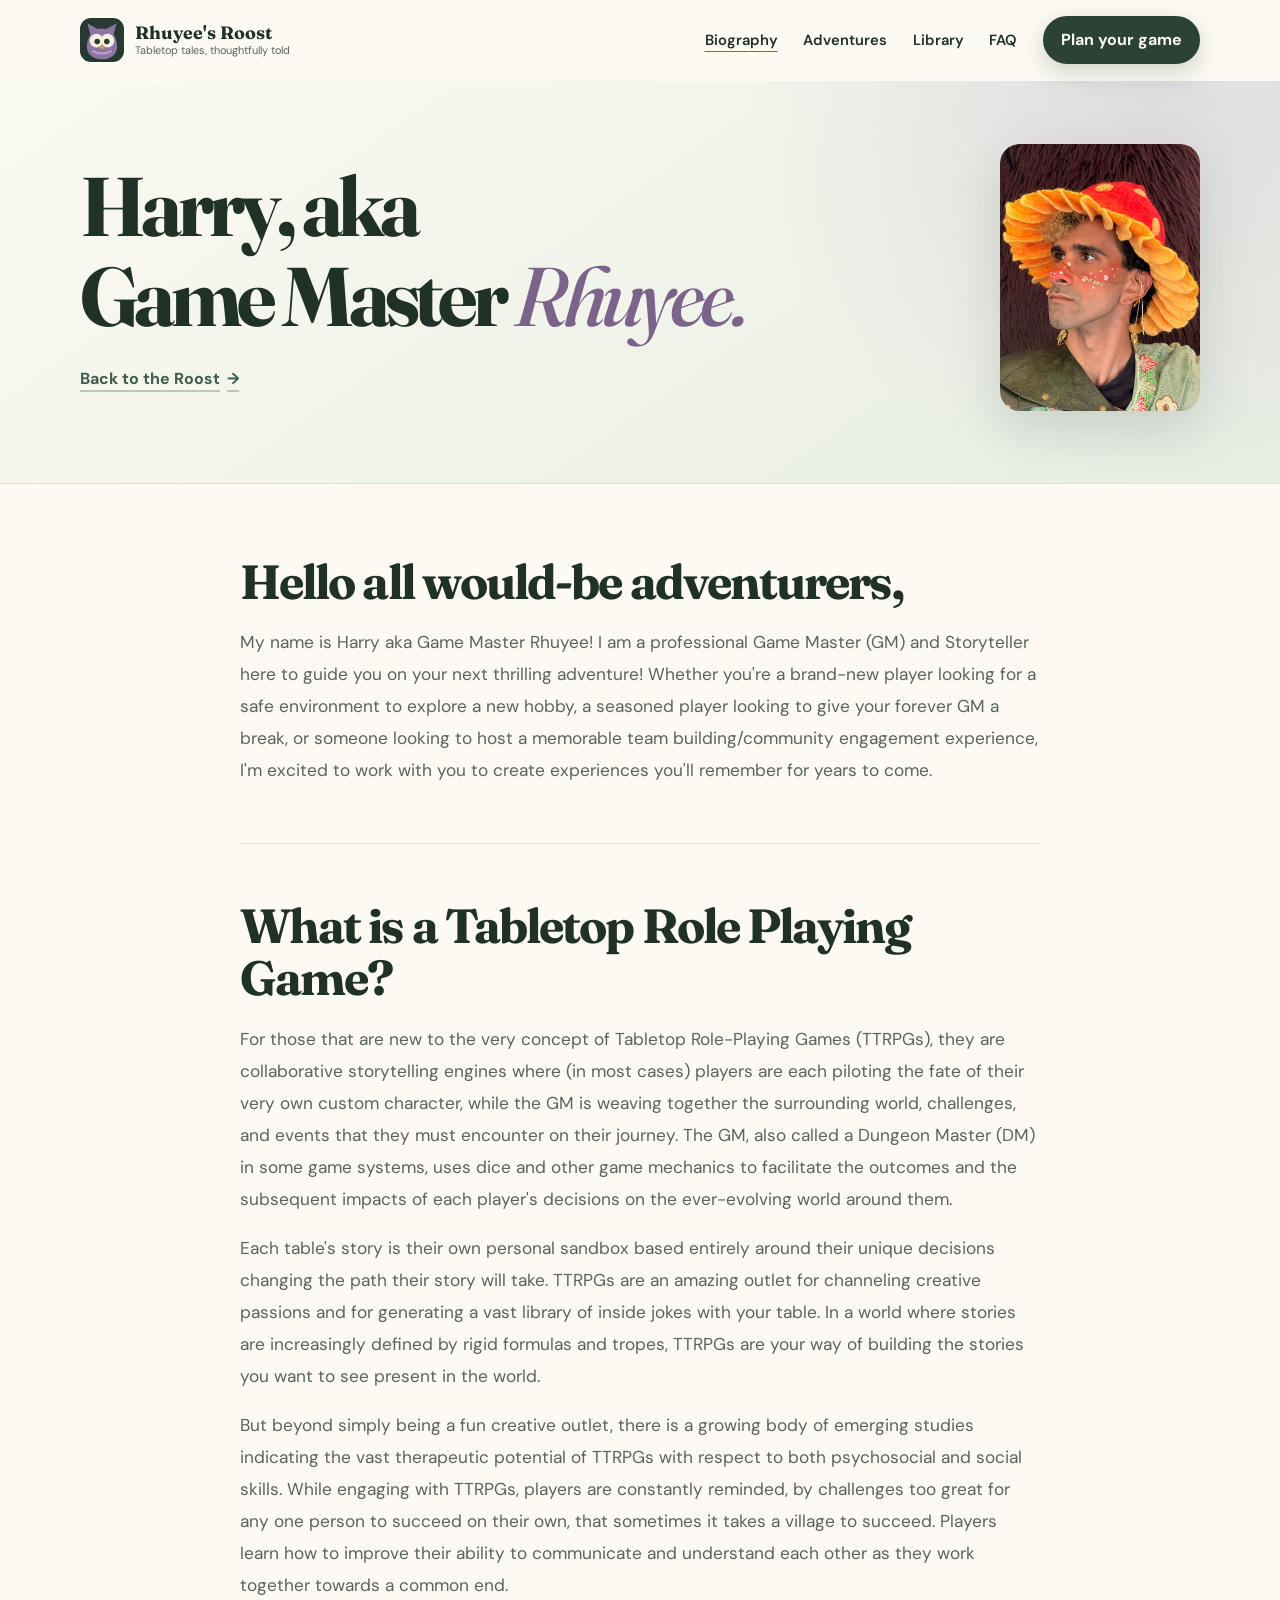
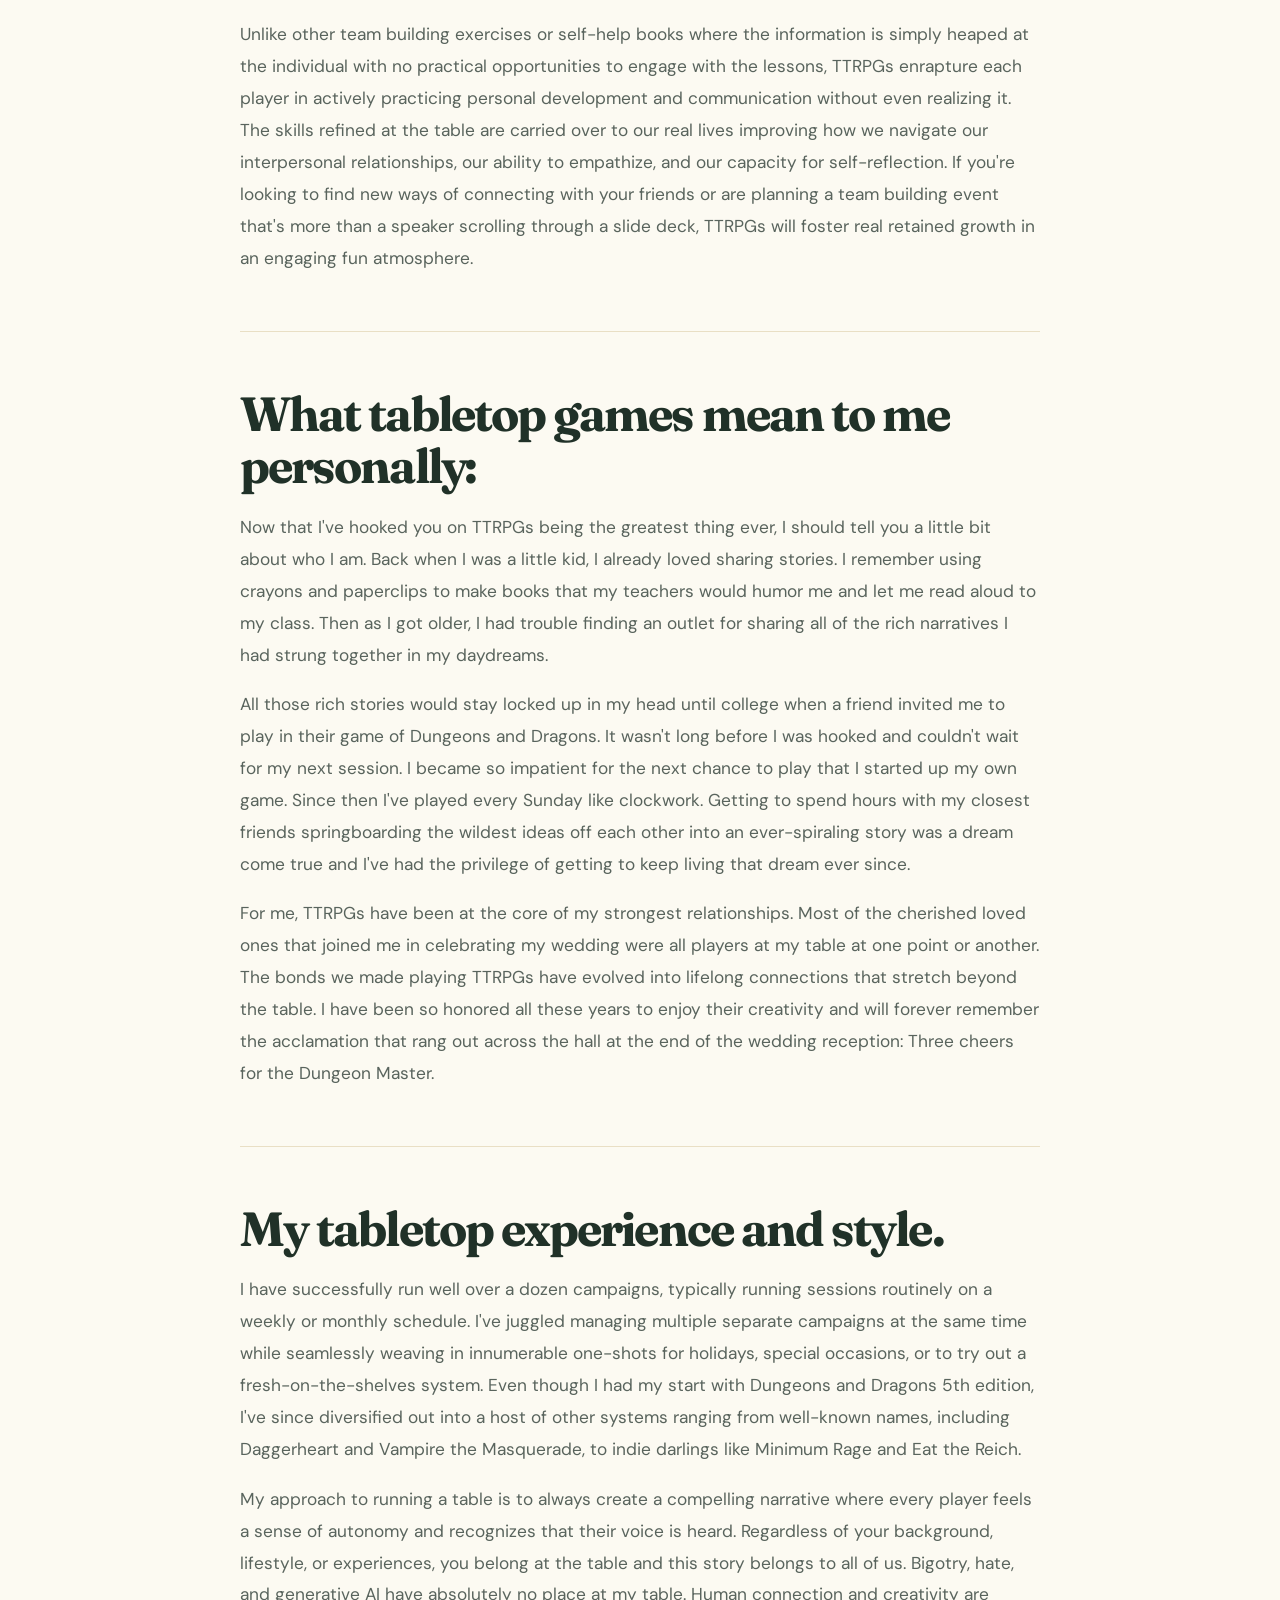
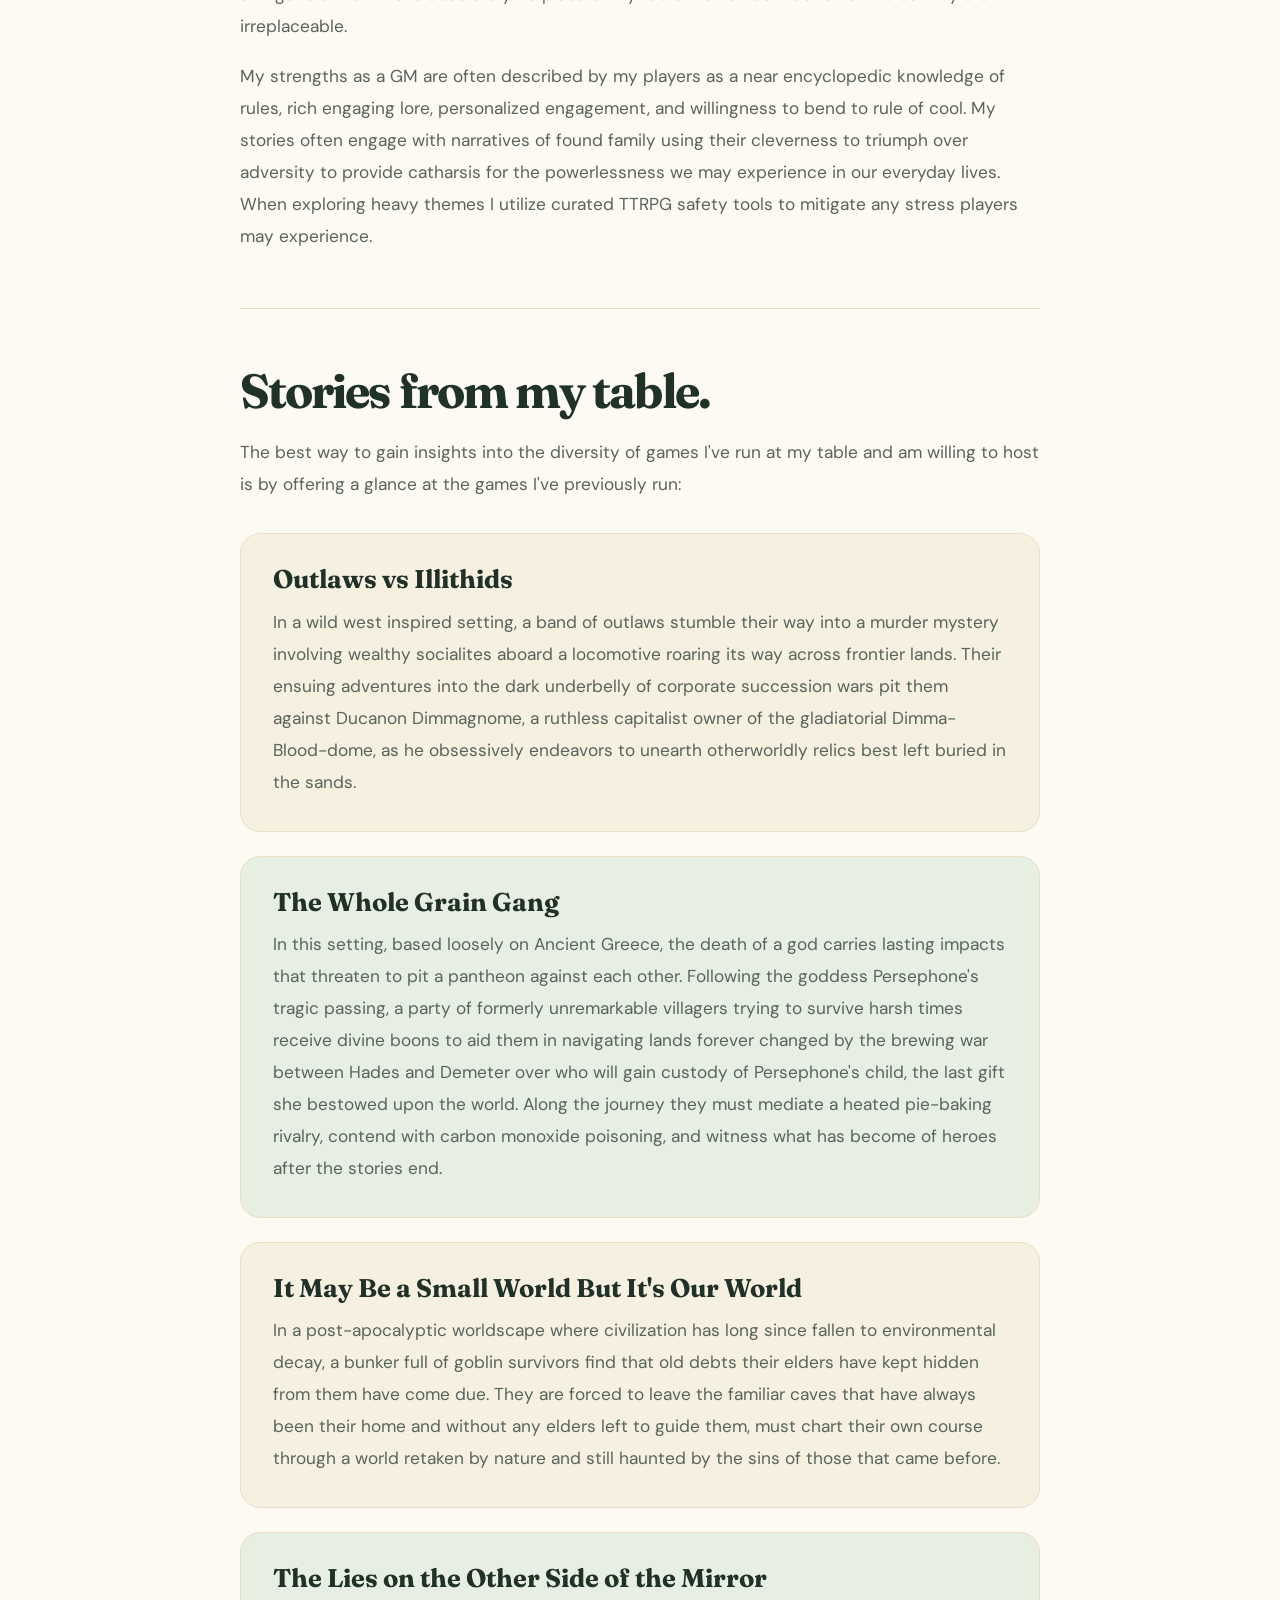
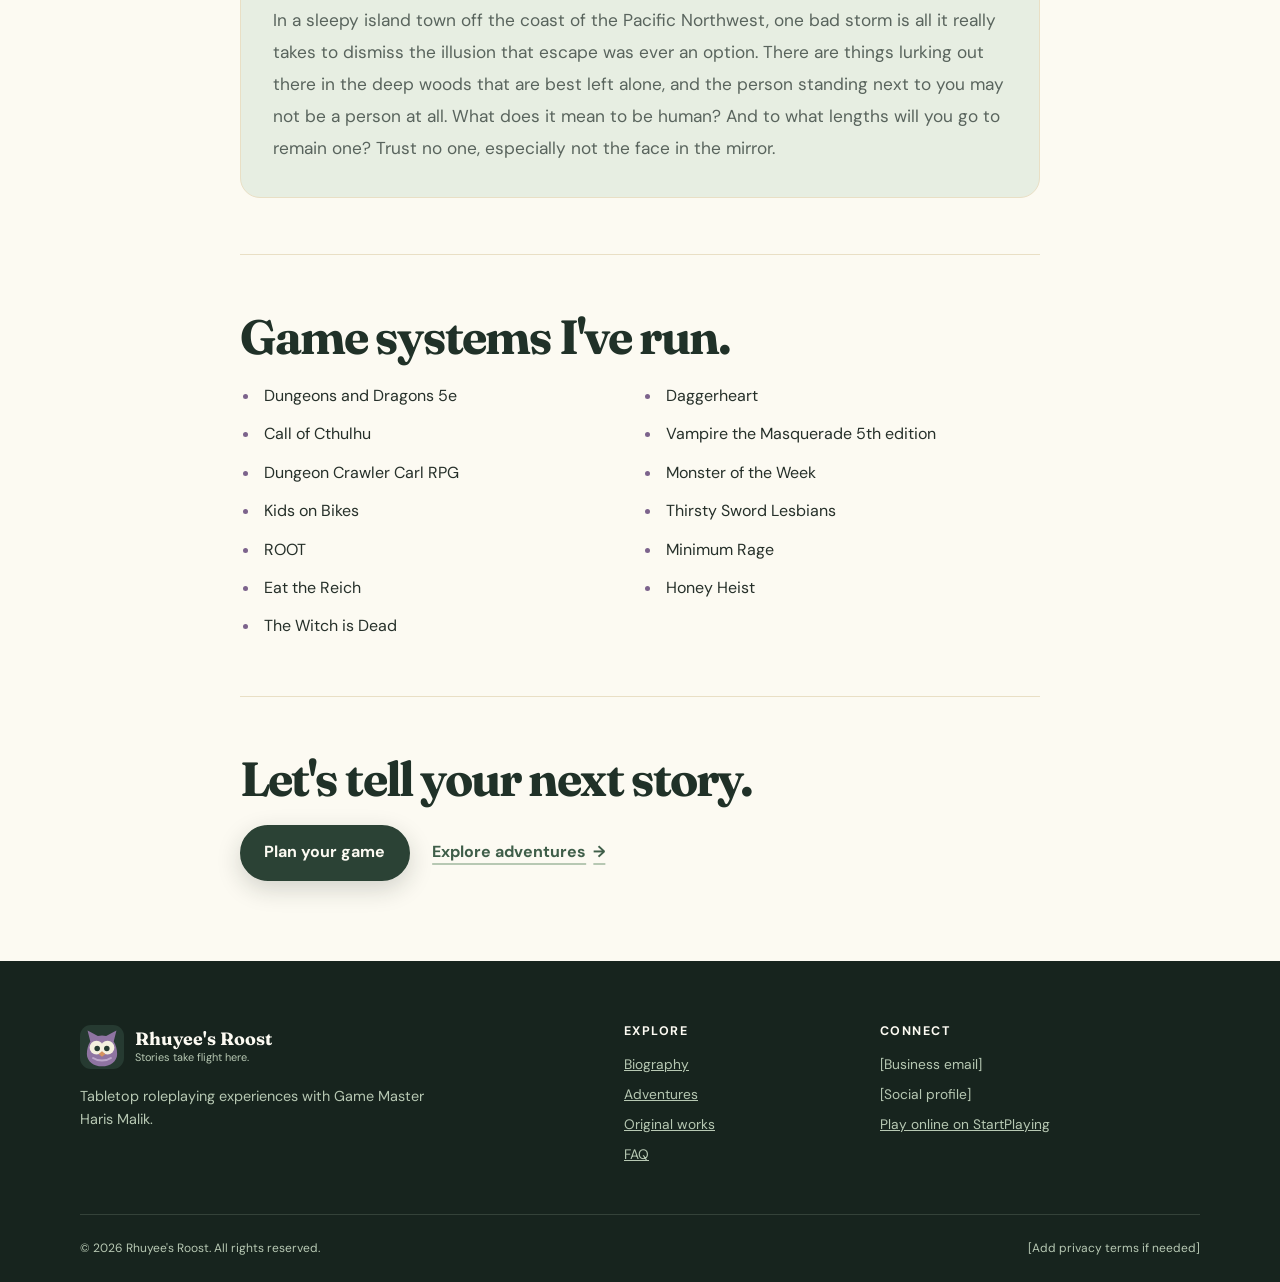
<file: biography.html>
<!doctype html>
<html lang="en">
  <head>
    <meta charset="utf-8">
    <meta name="viewport" content="width=device-width, initial-scale=1">
    <meta
      name="description"
      content="Meet Harry, aka Game Master Rhuyee: professional Game Master, storyteller, and the human behind Rhuyee's Roost."
    >
    <meta name="theme-color" content="#263a31">
    <meta property="og:type" content="website">
    <meta property="og:title" content="Biography | Rhuyee's Roost">
    <meta
      property="og:description"
      content="Harry shares his love of tabletop games, his approach to storytelling, and the adventures that bring people together."
    >
    <meta property="og:url" content="https://jada-not-java.github.io/rhuyees-roost/biography.html">
    <meta property="og:image" content="https://jada-not-java.github.io/rhuyees-roost/assets/social-card.svg">
    <meta property="og:image:alt" content="An illustrated owl resting among leaves and mushrooms">
    <meta name="twitter:card" content="summary_large_image">
    <title>Biography | Rhuyee's Roost</title>
    <link rel="icon" href="assets/favicon.svg" type="image/svg+xml">
    <link rel="stylesheet" href="styles.css">
    <script src="script.js" defer></script>
  </head>
  <body>
    <a class="skip-link" href="#main-content">Skip to main content</a>

    <header class="site-header biography-header" data-header>
      <div class="shell header-inner">
        <a class="brand" href="index.html#top" aria-label="Rhuyee's Roost home">
          <img src="assets/favicon.svg" alt="" width="44" height="44">
          <span>
            <strong>Rhuyee's Roost</strong>
            <small>Tabletop tales, thoughtfully told</small>
          </span>
        </a>
        <button
          class="nav-toggle"
          type="button"
          aria-expanded="false"
          aria-controls="primary-navigation"
          data-nav-toggle
        >
          <span class="sr-only">Toggle navigation</span>
          <span aria-hidden="true"></span>
          <span aria-hidden="true"></span>
          <span aria-hidden="true"></span>
        </button>
        <nav id="primary-navigation" class="primary-nav" aria-label="Primary navigation" data-nav>
          <a href="biography.html" aria-current="page">Biography</a>
          <a href="index.html#services">Adventures</a>
          <a href="index.html#library">Library</a>
          <a href="index.html#faq">FAQ</a>
          <a class="button button-small" href="index.html#contact">Plan your game</a>
        </nav>
      </div>
    </header>

    <main id="main-content">
      <section class="biography-hero" aria-labelledby="biography-title">
        <div class="shell biography-hero-grid">
          <div>
            <h1 id="biography-title">Harry, aka<br>Game Master <em>Rhuyee.</em></h1>
            <a class="text-link" href="index.html#top">Back to the Roost <span aria-hidden="true">→</span></a>
          </div>
          <img
            class="biography-portrait"
            src="assets/harry-portrait.jpg"
            alt="Harry, Game Master Rhuyee, wearing a red and gold mushroom hat"
            width="768"
            height="1024"
          >
        </div>
      </section>

      <article class="shell biography-content" aria-label="Harry's biography">
        <section class="biography-section" aria-labelledby="hello-title">
          <h2 id="hello-title">Hello all would-be adventurers,</h2>
          <p>
            My name is Harry aka Game Master Rhuyee! I am a professional Game Master (GM)
            and Storyteller here to guide you on your next thrilling adventure! Whether
            you're a brand-new player looking for a safe environment to explore a new
            hobby, a seasoned player looking to give your forever GM a break, or someone
            looking to host a memorable team building/community engagement experience,
            I'm excited to work with you to create experiences you'll remember for years
            to come.
          </p>
        </section>

        <section class="biography-section" aria-labelledby="ttrpg-title">
          <h2 id="ttrpg-title">What is a Tabletop Role Playing Game?</h2>
          <p>
            For those that are new to the very concept of Tabletop Role-Playing Games
            (TTRPGs), they are collaborative storytelling engines where (in most cases)
            players are each piloting the fate of their very own custom character, while
            the GM is weaving together the surrounding world, challenges, and events that
            they must encounter on their journey. The GM, also called a Dungeon Master
            (DM) in some game systems, uses dice and other game mechanics to facilitate the
            outcomes and the subsequent impacts of each player's decisions on the
            ever-evolving world around them.
          </p>
          <p>
            Each table's story is their own personal sandbox based entirely around their
            unique decisions changing the path their story will take. TTRPGs are an amazing
            outlet for channeling creative passions and for generating a vast library of
            inside jokes with your table. In a world where stories are increasingly defined
            by rigid formulas and tropes, TTRPGs are your way of building the stories you
            want to see present in the world.
          </p>
          <p>
            But beyond simply being a fun creative outlet, there is a growing body of
            emerging studies indicating the vast therapeutic potential of TTRPGs with
            respect to both psychosocial and social skills. While engaging with TTRPGs,
            players are constantly reminded, by challenges too great for any one person
            to succeed on their own, that sometimes it takes a village to succeed. Players
            learn how to improve their ability to communicate and understand each other
            as they work together towards a common end.
          </p>
          <p>
            Unlike other team building exercises or self-help books where the information
            is simply heaped at the individual with no practical opportunities to engage
            with the lessons, TTRPGs enrapture each player in actively practicing personal
            development and communication without even realizing it. The skills refined at
            the table are carried over to our real lives improving how we navigate our
            interpersonal relationships, our ability to empathize, and our capacity for
            self-reflection. If you're looking to find new ways of connecting with your
            friends or are planning a team building event that's more than a speaker
            scrolling through a slide deck, TTRPGs will foster real retained growth in an
            engaging fun atmosphere.
          </p>
        </section>

        <section class="biography-section" aria-labelledby="personal-title">
          <h2 id="personal-title">What tabletop games mean to me personally:</h2>
          <p>
            Now that I've hooked you on TTRPGs being the greatest thing ever, I should tell
            you a little bit about who I am. Back when I was a little kid, I already loved
            sharing stories. I remember using crayons and paperclips to make books that my
            teachers would humor me and let me read aloud to my class. Then as I got older,
            I had trouble finding an outlet for sharing all of the rich narratives I had
            strung together in my daydreams.
          </p>
          <p>
            All those rich stories would stay locked up in my head until college when a
            friend invited me to play in their game of Dungeons and Dragons. It wasn't long
            before I was hooked and couldn't wait for my next session. I became so
            impatient for the next chance to play that I started up my own game. Since then
            I've played every Sunday like clockwork. Getting to spend hours with my closest
            friends springboarding the wildest ideas off each other into an ever-spiraling
            story was a dream come true and I've had the privilege of getting to keep living
            that dream ever since.
          </p>
          <p>
            For me, TTRPGs have been at the core of my strongest relationships. Most of the
            cherished loved ones that joined me in celebrating my wedding were all players
            at my table at one point or another. The bonds we made playing TTRPGs have
            evolved into lifelong connections that stretch beyond the table. I have been
            so honored all these years to enjoy their creativity and will forever remember
            the acclamation that rang out across the hall at the end of the wedding
            reception: Three cheers for the Dungeon Master.
          </p>
        </section>

        <section class="biography-section" aria-labelledby="style-title">
          <h2 id="style-title">My tabletop experience and style.</h2>
          <p>
            I have successfully run well over a dozen campaigns, typically running sessions
            routinely on a weekly or monthly schedule. I've juggled managing multiple
            separate campaigns at the same time while seamlessly weaving in innumerable
            one-shots for holidays, special occasions, or to try out a fresh-on-the-shelves
            system. Even though I had my start with Dungeons and Dragons 5th edition, I've
            since diversified out into a host of other systems ranging from well-known
            names, including Daggerheart and Vampire the Masquerade, to indie darlings like
            Minimum Rage and Eat the Reich.
          </p>
          <p>
            My approach to running a table is to always create a compelling narrative where
            every player feels a sense of autonomy and recognizes that their voice is heard.
            Regardless of your background, lifestyle, or experiences, you belong at the
            table and this story belongs to all of us. Bigotry, hate, and generative AI have
            absolutely no place at my table. Human connection and creativity are irreplaceable.
          </p>
          <p>
            My strengths as a GM are often described by my players as a near encyclopedic
            knowledge of rules, rich engaging lore, personalized engagement, and willingness
            to bend to rule of cool. My stories often engage with narratives of found family
            using their cleverness to triumph over adversity to provide catharsis for the
            powerlessness we may experience in our everyday lives. When exploring heavy
            themes I utilize curated TTRPG safety tools to mitigate any stress players may
            experience.
          </p>
        </section>

        <section class="biography-section" aria-labelledby="campaigns-title">
          <h2 id="campaigns-title">Stories from my table.</h2>
          <p>
            The best way to gain insights into the diversity of games I've run at my table
            and am willing to host is by offering a glance at the games I've previously run:
          </p>
          <div class="biography-campaigns">
            <div class="biography-campaign">
              <h3>Outlaws vs Illithids</h3>
              <p>
                In a wild west inspired setting, a band of outlaws stumble their way into
                a murder mystery involving wealthy socialites aboard a locomotive roaring
                its way across frontier lands. Their ensuing adventures into the dark
                underbelly of corporate succession wars pit them against Ducanon Dimmagnome,
                a ruthless capitalist owner of the gladiatorial Dimma-Blood-dome, as he
                obsessively endeavors to unearth otherworldly relics best left buried in
                the sands.
              </p>
            </div>
            <div class="biography-campaign">
              <h3>The Whole Grain Gang</h3>
              <p>
                In this setting, based loosely on Ancient Greece, the death of a god carries
                lasting impacts that threaten to pit a pantheon against each other.
                Following the goddess Persephone's tragic passing, a party of formerly
                unremarkable villagers trying to survive harsh times receive divine boons
                to aid them in navigating lands forever changed by the brewing war between
                Hades and Demeter over who will gain custody of Persephone's child, the last
                gift she bestowed upon the world. Along the journey they must mediate a
                heated pie-baking rivalry, contend with carbon monoxide poisoning, and
                witness what has become of heroes after the stories end.
              </p>
            </div>
            <div class="biography-campaign">
              <h3>It May Be a Small World But It's Our World</h3>
              <p>
                In a post-apocalyptic worldscape where civilization has long since fallen
                to environmental decay, a bunker full of goblin survivors find that old
                debts their elders have kept hidden from them have come due. They are
                forced to leave the familiar caves that have always been their home and
                without any elders left to guide them, must chart their own course through
                a world retaken by nature and still haunted by the sins of those that
                came before.
              </p>
            </div>
            <div class="biography-campaign">
              <h3>The Lies on the Other Side of the Mirror</h3>
              <p>
                In a sleepy island town off the coast of the Pacific Northwest, one bad
                storm is all it really takes to dismiss the illusion that escape was ever
                an option. There are things lurking out there in the deep woods that are
                best left alone, and the person standing next to you may not be a person
                at all. What does it mean to be human? And to what lengths will you go to
                remain one? Trust no one, especially not the face in the mirror.
              </p>
            </div>
          </div>
        </section>

        <section class="biography-section" aria-labelledby="systems-title">
          <h2 id="systems-title">Game systems I've run.</h2>
          <ul class="biography-systems">
            <li>Dungeons and Dragons 5e</li>
            <li>Daggerheart</li>
            <li>Call of Cthulhu</li>
            <li>Vampire the Masquerade 5th edition</li>
            <li>Dungeon Crawler Carl RPG</li>
            <li>Monster of the Week</li>
            <li>Kids on Bikes</li>
            <li>Thirsty Sword Lesbians</li>
            <li>ROOT</li>
            <li>Minimum Rage</li>
            <li>Eat the Reich</li>
            <li>Honey Heist</li>
            <li>The Witch is Dead</li>
          </ul>
        </section>

        <section class="biography-invitation" aria-labelledby="invitation-title">
          <h2 id="invitation-title">Let's tell your next story.</h2>
          <div class="button-row">
            <a class="button" href="index.html#contact">Plan your game</a>
            <a class="text-link" href="index.html#services">Explore adventures <span aria-hidden="true">→</span></a>
          </div>
        </section>
      </article>
    </main>

    <footer class="site-footer">
      <div class="shell footer-grid">
        <div>
          <a class="brand footer-brand" href="index.html#top" aria-label="Rhuyee's Roost home">
            <img src="assets/favicon.svg" alt="" width="44" height="44">
            <span>
              <strong>Rhuyee's Roost</strong>
              <small>Stories take flight here.</small>
            </span>
          </a>
          <p>Tabletop roleplaying experiences with Game Master Haris Malik.</p>
        </div>
        <div>
          <h2>Explore</h2>
          <a href="biography.html" aria-current="page">Biography</a>
          <a href="index.html#services">Adventures</a>
          <a href="index.html#library">Original works</a>
          <a href="index.html#faq">FAQ</a>
        </div>
        <div>
          <h2>Connect</h2>
          <span>[Business email]</span>
          <span>[Social profile]</span>
          <a href="https://startplaying.games/gm/rhuyee">Play online on StartPlaying</a>
        </div>
      </div>
      <div class="shell footer-bottom">
        <p>© <span data-year></span> Rhuyee's Roost. All rights reserved.</p>
        <p><span>[Add privacy terms if needed]</span></p>
      </div>
    </footer>
  </body>
</html>
</file>
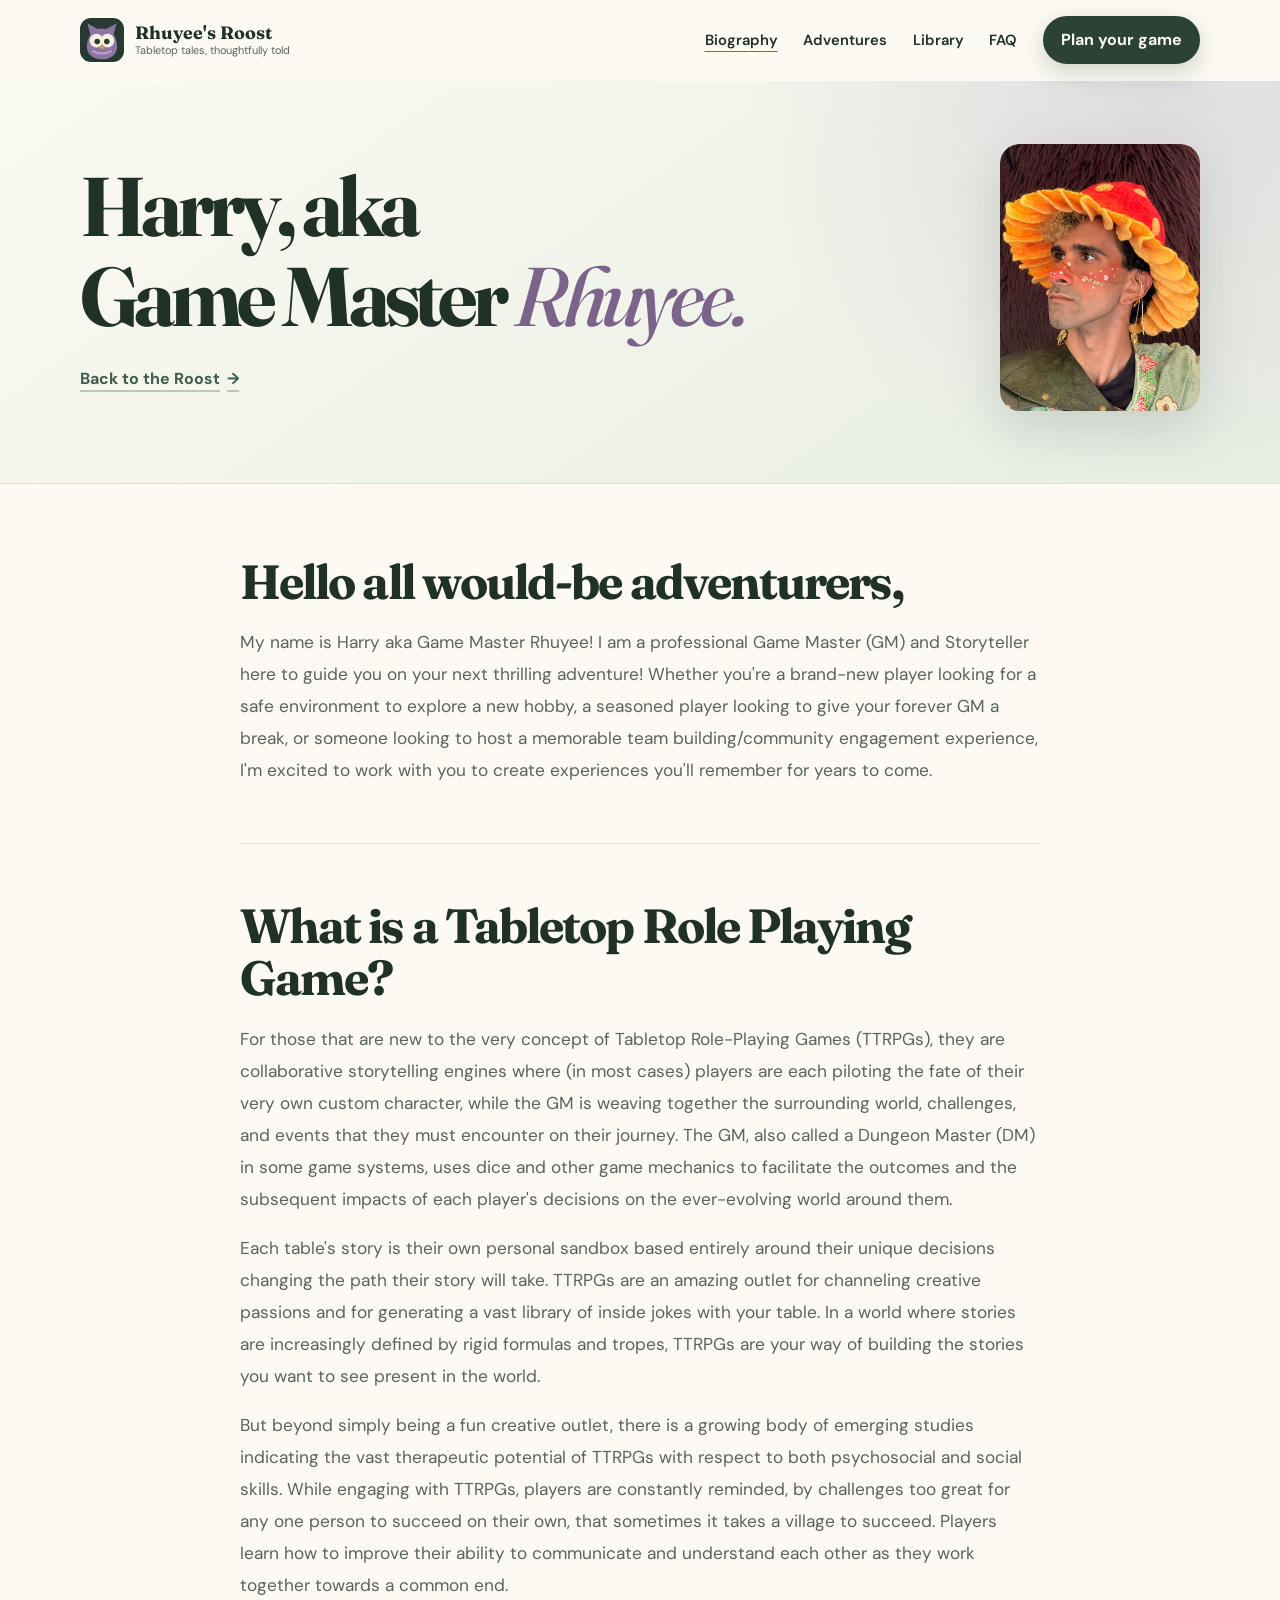
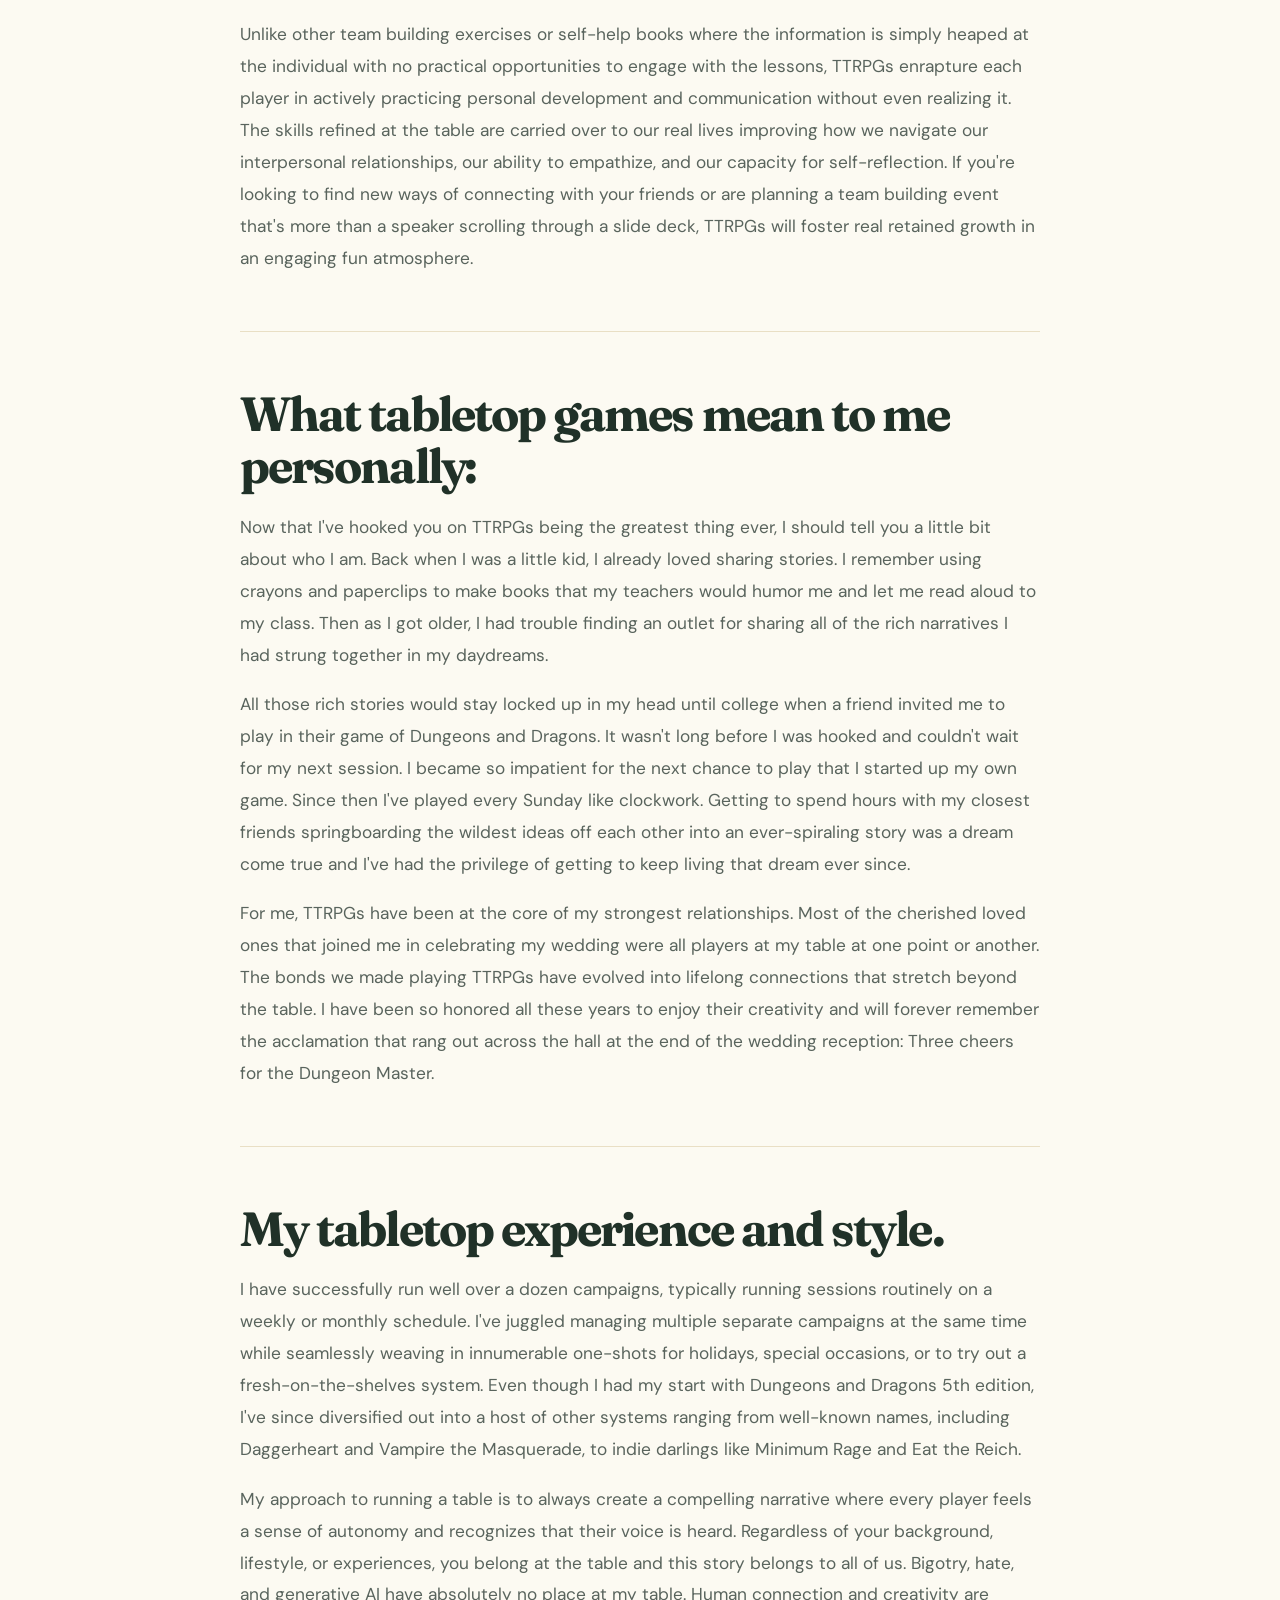
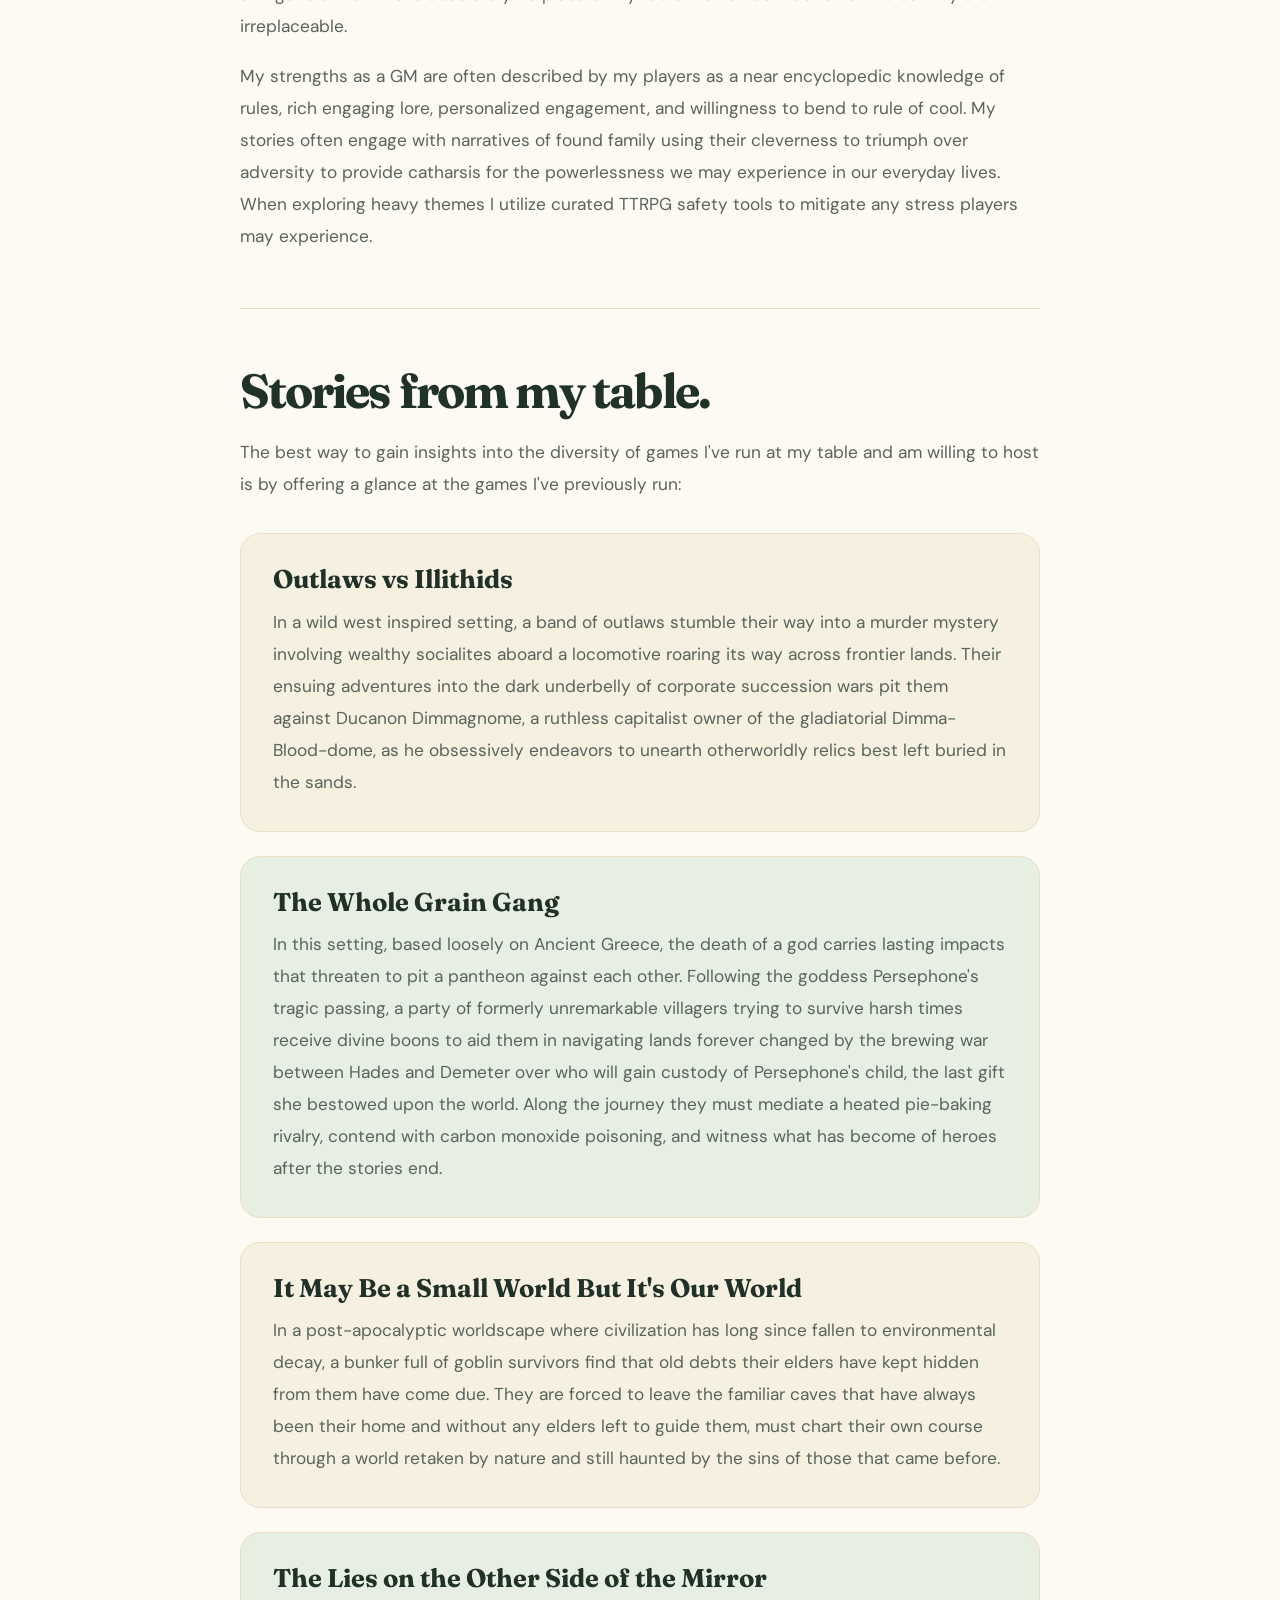
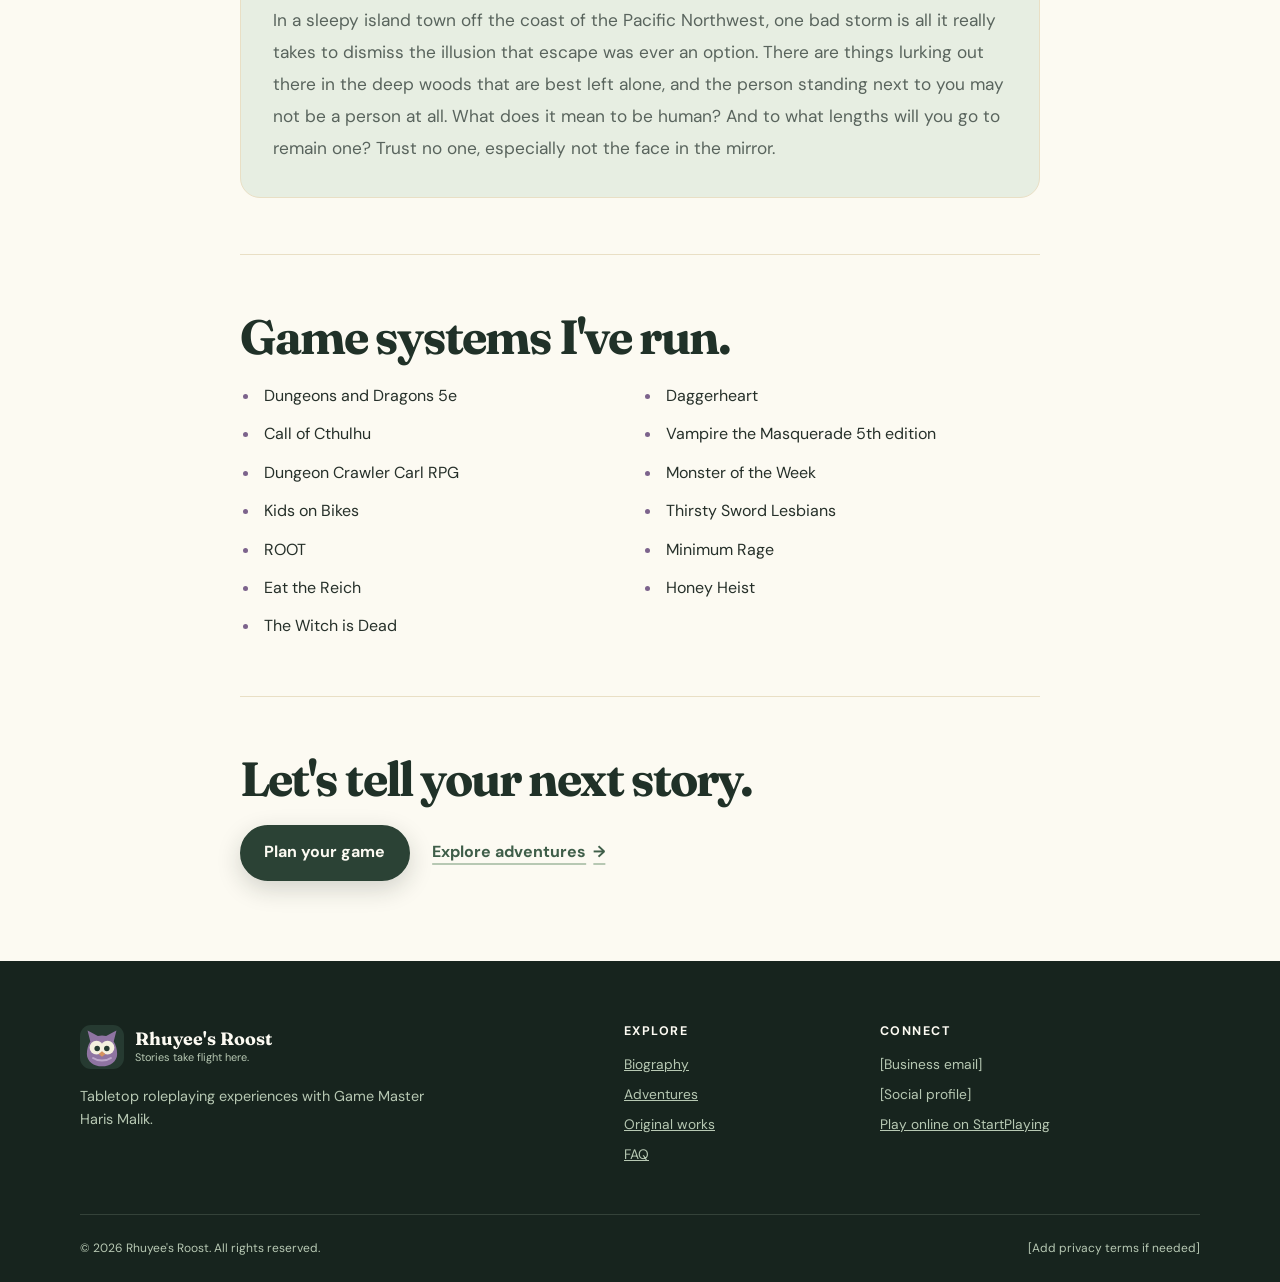
<file: pr-preview/pr-1/biography.html>
<!doctype html>
<html lang="en">
  <head>
    <meta name="robots" content="noindex, nofollow">
    <meta charset="utf-8">
    <meta name="viewport" content="width=device-width, initial-scale=1">
    <meta
      name="description"
      content="Meet Harry, aka Game Master Rhuyee: professional Game Master, storyteller, and the human behind Rhuyee's Roost."
    >
    <meta name="theme-color" content="#263a31">
    <meta property="og:type" content="website">
    <meta property="og:title" content="Biography | Rhuyee's Roost">
    <meta
      property="og:description"
      content="Harry shares his love of tabletop games, his approach to storytelling, and the adventures that bring people together."
    >
    <meta property="og:url" content="https://jada-not-java.github.io/rhuyees-roost/biography.html">
    <meta property="og:image" content="https://jada-not-java.github.io/rhuyees-roost/assets/social-card.svg">
    <meta property="og:image:alt" content="An illustrated owl resting among leaves and mushrooms">
    <meta name="twitter:card" content="summary_large_image">
    <title>Biography | Rhuyee's Roost</title>
    <link rel="icon" href="assets/favicon.svg" type="image/svg+xml">
    <link rel="stylesheet" href="styles.css">
    <script src="script.js" defer></script>
  </head>
  <body>
    <a class="skip-link" href="#main-content">Skip to main content</a>

    <header class="site-header biography-header" data-header>
      <div class="shell header-inner">
        <a class="brand" href="index.html#top" aria-label="Rhuyee's Roost home">
          <img src="assets/favicon.svg" alt="" width="44" height="44">
          <span>
            <strong>Rhuyee's Roost</strong>
            <small>Tabletop tales, thoughtfully told</small>
          </span>
        </a>
        <button
          class="nav-toggle"
          type="button"
          aria-expanded="false"
          aria-controls="primary-navigation"
          data-nav-toggle
        >
          <span class="sr-only">Toggle navigation</span>
          <span aria-hidden="true"></span>
          <span aria-hidden="true"></span>
          <span aria-hidden="true"></span>
        </button>
        <nav id="primary-navigation" class="primary-nav" aria-label="Primary navigation" data-nav>
          <a href="biography.html" aria-current="page">Biography</a>
          <a href="index.html#services">Adventures</a>
          <a href="index.html#library">Library</a>
          <a href="index.html#faq">FAQ</a>
          <a class="button button-small" href="index.html#contact">Plan your game</a>
        </nav>
      </div>
    </header>

    <main id="main-content">
      <section class="biography-hero" aria-labelledby="biography-title">
        <div class="shell biography-hero-grid">
          <div>
            <h1 id="biography-title">Harry, aka<br>Game Master <em>Rhuyee.</em></h1>
            <a class="text-link" href="index.html#top">Back to the Roost <span aria-hidden="true">→</span></a>
          </div>
          <img
            class="biography-portrait"
            src="assets/harry-portrait.jpg"
            alt="Harry, Game Master Rhuyee, wearing a red and gold mushroom hat"
            width="768"
            height="1024"
          >
        </div>
      </section>

      <article class="shell biography-content" aria-label="Harry's biography">
        <section class="biography-section" aria-labelledby="hello-title">
          <h2 id="hello-title">Hello all would-be adventurers,</h2>
          <p>
            My name is Harry aka Game Master Rhuyee! I am a professional Game Master (GM)
            and Storyteller here to guide you on your next thrilling adventure! Whether
            you're a brand-new player looking for a safe environment to explore a new
            hobby, a seasoned player looking to give your forever GM a break, or someone
            looking to host a memorable team building/community engagement experience,
            I'm excited to work with you to create experiences you'll remember for years
            to come.
          </p>
        </section>

        <section class="biography-section" aria-labelledby="ttrpg-title">
          <h2 id="ttrpg-title">What is a Tabletop Role Playing Game?</h2>
          <p>
            For those that are new to the very concept of Tabletop Role-Playing Games
            (TTRPGs), they are collaborative storytelling engines where (in most cases)
            players are each piloting the fate of their very own custom character, while
            the GM is weaving together the surrounding world, challenges, and events that
            they must encounter on their journey. The GM, also called a Dungeon Master
            (DM) in some game systems, uses dice and other game mechanics to facilitate the
            outcomes and the subsequent impacts of each player's decisions on the
            ever-evolving world around them.
          </p>
          <p>
            Each table's story is their own personal sandbox based entirely around their
            unique decisions changing the path their story will take. TTRPGs are an amazing
            outlet for channeling creative passions and for generating a vast library of
            inside jokes with your table. In a world where stories are increasingly defined
            by rigid formulas and tropes, TTRPGs are your way of building the stories you
            want to see present in the world.
          </p>
          <p>
            But beyond simply being a fun creative outlet, there is a growing body of
            emerging studies indicating the vast therapeutic potential of TTRPGs with
            respect to both psychosocial and social skills. While engaging with TTRPGs,
            players are constantly reminded, by challenges too great for any one person
            to succeed on their own, that sometimes it takes a village to succeed. Players
            learn how to improve their ability to communicate and understand each other
            as they work together towards a common end.
          </p>
          <p>
            Unlike other team building exercises or self-help books where the information
            is simply heaped at the individual with no practical opportunities to engage
            with the lessons, TTRPGs enrapture each player in actively practicing personal
            development and communication without even realizing it. The skills refined at
            the table are carried over to our real lives improving how we navigate our
            interpersonal relationships, our ability to empathize, and our capacity for
            self-reflection. If you're looking to find new ways of connecting with your
            friends or are planning a team building event that's more than a speaker
            scrolling through a slide deck, TTRPGs will foster real retained growth in an
            engaging fun atmosphere.
          </p>
        </section>

        <section class="biography-section" aria-labelledby="personal-title">
          <h2 id="personal-title">What tabletop games mean to me personally:</h2>
          <p>
            Now that I've hooked you on TTRPGs being the greatest thing ever, I should tell
            you a little bit about who I am. Back when I was a little kid, I already loved
            sharing stories. I remember using crayons and paperclips to make books that my
            teachers would humor me and let me read aloud to my class. Then as I got older,
            I had trouble finding an outlet for sharing all of the rich narratives I had
            strung together in my daydreams.
          </p>
          <p>
            All those rich stories would stay locked up in my head until college when a
            friend invited me to play in their game of Dungeons and Dragons. It wasn't long
            before I was hooked and couldn't wait for my next session. I became so
            impatient for the next chance to play that I started up my own game. Since then
            I've played every Sunday like clockwork. Getting to spend hours with my closest
            friends springboarding the wildest ideas off each other into an ever-spiraling
            story was a dream come true and I've had the privilege of getting to keep living
            that dream ever since.
          </p>
          <p>
            For me, TTRPGs have been at the core of my strongest relationships. Most of the
            cherished loved ones that joined me in celebrating my wedding were all players
            at my table at one point or another. The bonds we made playing TTRPGs have
            evolved into lifelong connections that stretch beyond the table. I have been
            so honored all these years to enjoy their creativity and will forever remember
            the acclamation that rang out across the hall at the end of the wedding
            reception: Three cheers for the Dungeon Master.
          </p>
        </section>

        <section class="biography-section" aria-labelledby="style-title">
          <h2 id="style-title">My tabletop experience and style.</h2>
          <p>
            I have successfully run well over a dozen campaigns, typically running sessions
            routinely on a weekly or monthly schedule. I've juggled managing multiple
            separate campaigns at the same time while seamlessly weaving in innumerable
            one-shots for holidays, special occasions, or to try out a fresh-on-the-shelves
            system. Even though I had my start with Dungeons and Dragons 5th edition, I've
            since diversified out into a host of other systems ranging from well-known
            names, including Daggerheart and Vampire the Masquerade, to indie darlings like
            Minimum Rage and Eat the Reich.
          </p>
          <p>
            My approach to running a table is to always create a compelling narrative where
            every player feels a sense of autonomy and recognizes that their voice is heard.
            Regardless of your background, lifestyle, or experiences, you belong at the
            table and this story belongs to all of us. Bigotry, hate, and generative AI have
            absolutely no place at my table. Human connection and creativity are irreplaceable.
          </p>
          <p>
            My strengths as a GM are often described by my players as a near encyclopedic
            knowledge of rules, rich engaging lore, personalized engagement, and willingness
            to bend to rule of cool. My stories often engage with narratives of found family
            using their cleverness to triumph over adversity to provide catharsis for the
            powerlessness we may experience in our everyday lives. When exploring heavy
            themes I utilize curated TTRPG safety tools to mitigate any stress players may
            experience.
          </p>
        </section>

        <section class="biography-section" aria-labelledby="campaigns-title">
          <h2 id="campaigns-title">Stories from my table.</h2>
          <p>
            The best way to gain insights into the diversity of games I've run at my table
            and am willing to host is by offering a glance at the games I've previously run:
          </p>
          <div class="biography-campaigns">
            <div class="biography-campaign">
              <h3>Outlaws vs Illithids</h3>
              <p>
                In a wild west inspired setting, a band of outlaws stumble their way into
                a murder mystery involving wealthy socialites aboard a locomotive roaring
                its way across frontier lands. Their ensuing adventures into the dark
                underbelly of corporate succession wars pit them against Ducanon Dimmagnome,
                a ruthless capitalist owner of the gladiatorial Dimma-Blood-dome, as he
                obsessively endeavors to unearth otherworldly relics best left buried in
                the sands.
              </p>
            </div>
            <div class="biography-campaign">
              <h3>The Whole Grain Gang</h3>
              <p>
                In this setting, based loosely on Ancient Greece, the death of a god carries
                lasting impacts that threaten to pit a pantheon against each other.
                Following the goddess Persephone's tragic passing, a party of formerly
                unremarkable villagers trying to survive harsh times receive divine boons
                to aid them in navigating lands forever changed by the brewing war between
                Hades and Demeter over who will gain custody of Persephone's child, the last
                gift she bestowed upon the world. Along the journey they must mediate a
                heated pie-baking rivalry, contend with carbon monoxide poisoning, and
                witness what has become of heroes after the stories end.
              </p>
            </div>
            <div class="biography-campaign">
              <h3>It May Be a Small World But It's Our World</h3>
              <p>
                In a post-apocalyptic worldscape where civilization has long since fallen
                to environmental decay, a bunker full of goblin survivors find that old
                debts their elders have kept hidden from them have come due. They are
                forced to leave the familiar caves that have always been their home and
                without any elders left to guide them, must chart their own course through
                a world retaken by nature and still haunted by the sins of those that
                came before.
              </p>
            </div>
            <div class="biography-campaign">
              <h3>The Lies on the Other Side of the Mirror</h3>
              <p>
                In a sleepy island town off the coast of the Pacific Northwest, one bad
                storm is all it really takes to dismiss the illusion that escape was ever
                an option. There are things lurking out there in the deep woods that are
                best left alone, and the person standing next to you may not be a person
                at all. What does it mean to be human? And to what lengths will you go to
                remain one? Trust no one, especially not the face in the mirror.
              </p>
            </div>
          </div>
        </section>

        <section class="biography-section" aria-labelledby="systems-title">
          <h2 id="systems-title">Game systems I've run.</h2>
          <ul class="biography-systems">
            <li>Dungeons and Dragons 5e</li>
            <li>Daggerheart</li>
            <li>Call of Cthulhu</li>
            <li>Vampire the Masquerade 5th edition</li>
            <li>Dungeon Crawler Carl RPG</li>
            <li>Monster of the Week</li>
            <li>Kids on Bikes</li>
            <li>Thirsty Sword Lesbians</li>
            <li>ROOT</li>
            <li>Minimum Rage</li>
            <li>Eat the Reich</li>
            <li>Honey Heist</li>
            <li>The Witch is Dead</li>
          </ul>
        </section>

        <section class="biography-invitation" aria-labelledby="invitation-title">
          <h2 id="invitation-title">Let's tell your next story.</h2>
          <div class="button-row">
            <a class="button" href="index.html#contact">Plan your game</a>
            <a class="text-link" href="index.html#services">Explore adventures <span aria-hidden="true">→</span></a>
          </div>
        </section>
      </article>
    </main>

    <footer class="site-footer">
      <div class="shell footer-grid">
        <div>
          <a class="brand footer-brand" href="index.html#top" aria-label="Rhuyee's Roost home">
            <img src="assets/favicon.svg" alt="" width="44" height="44">
            <span>
              <strong>Rhuyee's Roost</strong>
              <small>Stories take flight here.</small>
            </span>
          </a>
          <p>Tabletop roleplaying experiences with Game Master Haris Malik.</p>
        </div>
        <div>
          <h2>Explore</h2>
          <a href="biography.html" aria-current="page">Biography</a>
          <a href="index.html#services">Adventures</a>
          <a href="index.html#library">Original works</a>
          <a href="index.html#faq">FAQ</a>
        </div>
        <div>
          <h2>Connect</h2>
          <span>[Business email]</span>
          <span>[Social profile]</span>
          <a href="https://startplaying.games/gm/rhuyee">Play online on StartPlaying</a>
        </div>
      </div>
      <div class="shell footer-bottom">
        <p>© <span data-year></span> Rhuyee's Roost. All rights reserved.</p>
        <p><span>[Add privacy terms if needed]</span></p>
      </div>
    </footer>
  </body>
</html>
</file>
<file: styles.css>
@import url("https://fonts.googleapis.com/css2?family=DM+Sans:wght@400;500;600;700&family=Fraunces:opsz,wght@9..144,500;9..144,600;9..144,700&display=swap");

:root {
  --forest-950: #17241e;
  --forest-900: #203128;
  --forest-800: #2b4235;
  --forest-700: #3f5e49;
  --forest-600: #57765e;
  --sage-500: #7d9a7f;
  --sage-300: #b7c8b3;
  --sage-100: #e7eee2;
  --cream-50: #fcfaf2;
  --cream-100: #f5f0df;
  --cream-200: #e9dfc5;
  --plum-800: #584366;
  --plum-600: #7c638c;
  --plum-300: #bca7ca;
  --plum-100: #eee7f2;
  --rust-500: #b76e48;
  --gold-400: #d7b86c;
  --ink: #26302a;
  --muted: #59645d;
  --white: #fff;
  --shadow: 0 24px 70px rgba(32, 49, 40, 0.13);
  --radius-large: 2rem;
  --radius-medium: 1.25rem;
  --shell: min(1120px, calc(100% - 2.5rem));
}

*,
*::before,
*::after {
  box-sizing: border-box;
}

html {
  scroll-behavior: smooth;
}

body {
  margin: 0;
  color: var(--ink);
  background: var(--cream-50);
  font-family: "DM Sans", system-ui, sans-serif;
  font-size: 1rem;
  line-height: 1.65;
  text-rendering: optimizeLegibility;
}

body.nav-open {
  overflow: hidden;
}

img,
svg {
  display: block;
  max-width: 100%;
}

a {
  color: inherit;
}

button,
input,
select,
textarea {
  font: inherit;
}

button,
a {
  -webkit-tap-highlight-color: transparent;
}

:focus-visible {
  outline: 3px solid var(--rust-500);
  outline-offset: 4px;
}

::selection {
  color: var(--forest-950);
  background: var(--gold-400);
}

.shell {
  width: var(--shell);
  margin-inline: auto;
}

.sr-only {
  position: absolute;
  width: 1px;
  height: 1px;
  padding: 0;
  margin: -1px;
  overflow: hidden;
  clip: rect(0, 0, 0, 0);
  white-space: nowrap;
  border: 0;
}

.skip-link {
  position: fixed;
  z-index: 1000;
  top: 0.75rem;
  left: 0.75rem;
  padding: 0.75rem 1rem;
  color: var(--white);
  background: var(--forest-950);
  border-radius: 0.5rem;
  transform: translateY(-150%);
}

.skip-link:focus {
  transform: translateY(0);
}

h1,
h2,
h3,
p {
  margin-top: 0;
}

h1,
h2,
h3 {
  color: var(--forest-900);
  font-family: "Fraunces", Georgia, serif;
  line-height: 1.08;
}

h1 {
  max-width: 780px;
  margin-bottom: 1.5rem;
  font-size: clamp(3.2rem, 8vw, 6.7rem);
  letter-spacing: -0.055em;
}

h1 em {
  color: var(--plum-600);
  font-style: italic;
  font-weight: 500;
}

h2 {
  margin-bottom: 1.25rem;
  font-size: clamp(2.35rem, 5vw, 4.25rem);
  letter-spacing: -0.04em;
}

h3 {
  margin-bottom: 0.8rem;
  font-size: 1.6rem;
}

.eyebrow {
  margin-bottom: 1rem;
  color: var(--plum-600);
  font-size: 0.76rem;
  font-weight: 700;
  letter-spacing: 0.17em;
  text-transform: uppercase;
}

.section {
  padding-block: clamp(5rem, 10vw, 8rem);
  scroll-margin-top: 5rem;
}

.section-heading {
  max-width: 700px;
  margin-bottom: 3.5rem;
}

.section-heading > p:last-child {
  max-width: 620px;
  color: var(--muted);
  font-size: 1.08rem;
}

.section-heading.compact {
  margin-bottom: 2.75rem;
}

.placeholder-inline,
.placeholder-block,
.disabled-link {
  color: #5e456a;
}

.placeholder-inline {
  font-size: 0.9em;
  font-weight: 600;
}

.placeholder-block {
  padding: 1rem 1.1rem;
  background: var(--plum-100);
  border: 1px dashed var(--plum-600);
  border-radius: 0.8rem;
  font-size: 0.92rem;
}

.button,
.text-link {
  display: inline-flex;
  align-items: center;
  justify-content: center;
  gap: 0.45rem;
  font-weight: 700;
  text-decoration: none;
}

.button {
  min-height: 3.25rem;
  padding: 0.8rem 1.4rem;
  color: var(--cream-50);
  background: var(--forest-800);
  border: 2px solid var(--forest-800);
  border-radius: 999px;
  box-shadow: 0 8px 24px rgba(23, 36, 30, 0.18);
  cursor: pointer;
  transition: background-color 180ms ease, border-color 180ms ease, transform 180ms ease;
}

.button:hover {
  background: var(--plum-800);
  border-color: var(--plum-800);
  transform: translateY(-2px);
}

.button-small {
  min-height: 2.7rem;
  padding: 0.55rem 1rem;
}

.text-link {
  color: var(--forest-700);
  text-decoration: underline;
  text-decoration-color: var(--sage-300);
  text-decoration-thickness: 2px;
  text-underline-offset: 0.35rem;
}

.text-link:hover {
  color: var(--plum-800);
  text-decoration-color: var(--plum-600);
}

.site-header {
  position: fixed;
  z-index: 100;
  top: 0;
  right: 0;
  left: 0;
  border-bottom: 1px solid transparent;
  transition: background-color 180ms ease, border-color 180ms ease, box-shadow 180ms ease;
}

.site-header.scrolled {
  background: rgba(252, 250, 242, 0.94);
  border-bottom-color: var(--cream-200);
  box-shadow: 0 8px 30px rgba(23, 36, 30, 0.08);
  backdrop-filter: blur(14px);
}

.header-inner {
  display: flex;
  align-items: center;
  justify-content: space-between;
  min-height: 5rem;
}

.brand {
  display: inline-flex;
  align-items: center;
  gap: 0.7rem;
  text-decoration: none;
}

.brand img {
  width: 2.75rem;
  height: 2.75rem;
}

.brand span {
  display: grid;
}

.brand strong {
  color: var(--forest-900);
  font-family: "Fraunces", Georgia, serif;
  font-size: 1.12rem;
  line-height: 1.2;
}

.brand small {
  color: var(--muted);
  font-size: 0.68rem;
  line-height: 1.4;
}

.primary-nav {
  display: flex;
  align-items: center;
  gap: 1.6rem;
}

.primary-nav > a:not(.button) {
  color: var(--forest-900);
  font-size: 0.92rem;
  font-weight: 600;
  text-decoration: none;
}

.primary-nav > a:not(.button):hover {
  color: var(--plum-600);
}

.nav-toggle {
  display: none;
}

.hero {
  position: relative;
  min-height: 820px;
  padding-top: 8.5rem;
  overflow: hidden;
  background:
    radial-gradient(circle at 8% 18%, rgba(188, 167, 202, 0.32), transparent 25rem),
    linear-gradient(145deg, var(--cream-50), #f2f0df 55%, #e4ecdf);
}

.hero::before,
.hero::after {
  position: absolute;
  content: "";
  width: 25rem;
  height: 25rem;
  opacity: 0.38;
  background-image: radial-gradient(var(--sage-500) 1.2px, transparent 1.2px);
  background-size: 24px 24px;
  transform: rotate(12deg);
  pointer-events: none;
}

.hero::before {
  top: 8rem;
  left: -12rem;
}

.hero::after {
  right: -9rem;
  bottom: 3rem;
}

.hero-grid {
  position: relative;
  z-index: 1;
  display: grid;
  grid-template-columns: minmax(0, 1.15fr) minmax(360px, 0.85fr);
  align-items: center;
  gap: 2rem;
}

.hero-copy {
  padding-block: 4rem 8rem;
}

.hero-lede {
  max-width: 650px;
  margin-bottom: 2rem;
  color: var(--muted);
  font-size: clamp(1.05rem, 2vw, 1.25rem);
}

.button-row {
  display: flex;
  align-items: center;
  flex-wrap: wrap;
  gap: 1.4rem;
  margin-bottom: 2rem;
}

.hero-notes {
  display: flex;
  flex-wrap: wrap;
  gap: 0.7rem 1.5rem;
  padding: 0;
  margin: 0;
  color: var(--forest-700);
  font-size: 0.88rem;
  font-weight: 600;
  list-style: none;
}

.hero-notes li::before {
  margin-right: 0.45rem;
  color: var(--rust-500);
  content: "✦";
}

.hero-art {
  position: relative;
  align-self: end;
  filter: drop-shadow(0 30px 35px rgba(43, 66, 53, 0.16));
}

.hero-art svg {
  width: 100%;
  min-width: 440px;
}

.hero-wave {
  position: absolute;
  z-index: 2;
  right: -2%;
  bottom: -1px;
  left: -2%;
  height: 75px;
  background: var(--cream-50);
  clip-path: polygon(0 68%, 13% 48%, 29% 60%, 44% 34%, 60% 61%, 78% 39%, 100% 58%, 100% 100%, 0 100%);
}

.split-layout {
  display: grid;
  grid-template-columns: 0.9fr 1.1fr;
  gap: clamp(3rem, 8vw, 7rem);
}

.prose {
  color: var(--muted);
  font-size: 1.08rem;
}

.prose > p:first-child {
  color: var(--ink);
  font-family: "Fraunces", Georgia, serif;
  font-size: 1.45rem;
  line-height: 1.5;
}

.about-values {
  display: grid;
  grid-template-columns: repeat(3, 1fr);
  gap: 0.75rem;
  margin-top: 2.2rem;
}

.about-values div {
  display: grid;
  gap: 0.15rem;
  padding-top: 1rem;
  border-top: 2px solid var(--sage-300);
}

.about-values strong {
  color: var(--forest-800);
}

.about-values span {
  font-size: 0.84rem;
}

.biography-header {
  background: var(--cream-50);
}

.primary-nav > a[aria-current="page"] {
  text-decoration: underline;
  text-underline-offset: 0.35rem;
  text-decoration-color: var(--plum-600);
}

.biography-hero {
  padding-block: 9rem 4.5rem;
  background:
    radial-gradient(circle at 90% 20%, rgba(188, 167, 202, 0.3), transparent 25rem),
    linear-gradient(145deg, var(--cream-50), var(--sage-100));
  border-bottom: 1px solid var(--cream-200);
}

.biography-hero-grid {
  display: grid;
  grid-template-columns: minmax(0, 1fr) 200px;
  align-items: center;
  gap: 3rem;
}

.biography-hero h1 {
  font-size: clamp(3rem, 6.5vw, 5.5rem);
}

.biography-portrait {
  width: 100%;
  height: auto;
  border-radius: var(--radius-medium);
  filter: drop-shadow(0 18px 25px rgba(43, 66, 53, 0.16));
}

.biography-content {
  max-width: 800px;
  padding-block: 1rem 5rem;
}

.biography-section {
  padding-block: 3.5rem;
  border-bottom: 1px solid var(--cream-200);
}

.biography-section h2,
.biography-invitation h2 {
  font-size: clamp(2rem, 4vw, 3rem);
}

.biography-section p:not(.eyebrow),
.biography-invitation > p:not(.eyebrow) {
  color: var(--muted);
  font-size: 1.08rem;
  line-height: 1.85;
}

.biography-section > p:last-child {
  margin-bottom: 0;
}

.biography-campaigns {
  display: grid;
  gap: 1.5rem;
  margin-top: 2rem;
}

.biography-campaign {
  padding: clamp(1.25rem, 4vw, 2rem);
  background: var(--cream-100);
  border: 1px solid var(--cream-200);
  border-radius: var(--radius-medium);
}

.biography-campaign:nth-child(even) {
  background: var(--sage-100);
}

.biography-campaign p {
  margin-bottom: 0;
}

.biography-systems {
  display: grid;
  grid-template-columns: repeat(2, minmax(0, 1fr));
  gap: 0.75rem 1.5rem;
  padding-left: 1.25rem;
  margin-bottom: 0;
}

.biography-systems li {
  padding-left: 0.25rem;
}

.biography-systems li::marker {
  color: var(--plum-600);
}

.biography-invitation {
  padding-top: 3.5rem;
}

.biography-invitation .button-row {
  margin-bottom: 0;
}

.services {
  background: var(--forest-900);
}

.services .section-heading h2 {
  color: var(--cream-50);
}

.services .section-heading > p:last-child {
  color: var(--sage-300);
}

.services .eyebrow {
  color: var(--plum-300);
}

.card-grid {
  display: grid;
  grid-template-columns: repeat(3, 1fr);
  gap: 1.2rem;
}

.service-card {
  position: relative;
  display: flex;
  flex-direction: column;
  min-height: 100%;
  padding: 2rem;
  overflow: hidden;
  background: var(--cream-50);
  border: 1px solid rgba(255, 255, 255, 0.35);
  border-radius: var(--radius-medium);
}

.service-card.featured {
  background: var(--plum-100);
  border-color: var(--plum-300);
}

.featured-label {
  position: absolute;
  top: 0;
  left: 2rem;
  padding: 0.35rem 0.8rem;
  color: var(--white);
  background: var(--plum-600);
  border-radius: 0 0 0.7rem 0.7rem;
  font-size: 0.7rem;
  font-weight: 700;
  letter-spacing: 0.08em;
  text-transform: uppercase;
}

.card-number {
  position: absolute;
  top: 1.5rem;
  right: 1.5rem;
  color: var(--cream-200);
  font-family: "Fraunces", Georgia, serif;
  font-size: 4.3rem;
  font-weight: 700;
  line-height: 1;
}

.featured .card-number {
  color: #ded1e6;
}

.service-icon {
  display: grid;
  place-items: center;
  width: 3rem;
  height: 3rem;
  margin: 1.3rem 0 1.5rem;
  color: var(--cream-50);
  background: var(--forest-700);
  border-radius: 50%;
  font-size: 1.35rem;
}

.service-card > p,
.service-card li {
  color: var(--muted);
}

.service-card ul {
  display: grid;
  gap: 0.5rem;
  padding: 0;
  margin: 0.4rem 0 1.5rem;
  list-style: none;
}

.service-card li {
  padding-left: 1.35rem;
  font-size: 0.9rem;
}

.service-card li::before {
  float: left;
  margin-left: -1.35rem;
  color: var(--sage-500);
  content: "•";
  font-size: 1.3rem;
  line-height: 1.2;
}

.service-card .service-price {
  margin-top: auto;
  font-size: 0.86rem;
}

.service-card .text-link {
  align-self: flex-start;
  font-size: 0.9rem;
}

.experience {
  background: var(--sage-100);
}

.steps {
  display: grid;
  grid-template-columns: repeat(3, 1fr);
  padding: 0;
  margin: 0;
  list-style: none;
}

.steps li {
  position: relative;
  display: grid;
  grid-template-columns: auto 1fr;
  gap: 1rem;
  padding: 1.5rem;
}

.steps li:not(:last-child)::after {
  position: absolute;
  top: 2.9rem;
  right: -0.5rem;
  width: 1rem;
  height: 1rem;
  border-top: 2px solid var(--sage-500);
  border-right: 2px solid var(--sage-500);
  content: "";
  transform: rotate(45deg);
}

.steps li > span {
  display: grid;
  place-items: center;
  width: 3rem;
  height: 3rem;
  color: var(--cream-50);
  background: var(--plum-600);
  border-radius: 50%;
  font-family: "Fraunces", Georgia, serif;
  font-size: 1.2rem;
}

.steps h3 {
  font-size: 1.25rem;
}

.steps p {
  margin-bottom: 0;
  color: var(--muted);
  font-size: 0.9rem;
}

.library {
  background: var(--cream-100);
}

.library-grid {
  display: grid;
  grid-template-columns: 0.75fr 1.25fr;
  gap: clamp(3rem, 8vw, 7rem);
}

.library-intro {
  align-self: start;
  position: sticky;
  top: 7rem;
}

.library-intro > p:not(.eyebrow, .placeholder-block) {
  color: var(--muted);
}

.library-list {
  display: grid;
  gap: 1.5rem;
}

.work-card {
  display: grid;
  grid-template-columns: 165px 1fr;
  align-items: center;
  gap: 1.5rem;
  padding: 1.2rem;
  background: rgba(255, 255, 255, 0.72);
  border: 1px solid var(--cream-200);
  border-radius: var(--radius-medium);
}

.book-cover {
  position: relative;
  display: grid;
  place-items: center;
  aspect-ratio: 4 / 5;
  overflow: hidden;
  color: var(--cream-50);
  border-radius: 0.7rem 1rem 1rem 0.7rem;
  box-shadow: -8px 10px 20px rgba(32, 49, 40, 0.16), inset 8px 0 rgba(255, 255, 255, 0.12);
  text-align: center;
}

.book-cover::before,
.book-cover::after {
  position: absolute;
  border: 1px solid rgba(255, 255, 255, 0.4);
  border-radius: 50%;
  content: "";
}

.book-cover::before {
  width: 8rem;
  height: 8rem;
}

.book-cover::after {
  width: 5.5rem;
  height: 5.5rem;
}

.book-cover span {
  position: relative;
  z-index: 1;
  font-family: "Fraunces", Georgia, serif;
  font-size: 1.05rem;
  line-height: 1.25;
}

.cover-one {
  background: linear-gradient(145deg, var(--forest-700), var(--forest-950));
}

.cover-two {
  background: linear-gradient(145deg, var(--plum-600), var(--plum-800));
}

.work-type {
  margin-bottom: 0.35rem;
  color: var(--rust-500);
  font-size: 0.73rem;
  font-weight: 700;
  letter-spacing: 0.09em;
  text-transform: uppercase;
}

.work-card h3 {
  margin-bottom: 0.6rem;
}

.work-card p:not(.work-type) {
  color: var(--muted);
  font-size: 0.92rem;
}

.disabled-link {
  font-size: 0.86rem;
  font-weight: 700;
}

.testimonials {
  color: var(--sage-100);
  background:
    radial-gradient(circle at 85% 20%, rgba(124, 99, 140, 0.4), transparent 22rem),
    var(--forest-900);
}

.testimonials h2 {
  color: var(--cream-50);
}

.testimonials .section-heading > p:last-child {
  color: var(--sage-300);
}

.testimonials .eyebrow {
  color: var(--plum-300);
}

.testimonial-grid {
  display: grid;
  grid-template-columns: repeat(3, 1fr);
  gap: 1.25rem;
}

blockquote {
  margin: 0;
  padding: 2rem;
  background: rgba(255, 255, 255, 0.07);
  border: 1px dashed var(--sage-500);
  border-radius: var(--radius-medium);
}

blockquote p {
  color: var(--cream-100);
  font-family: "Fraunces", Georgia, serif;
  font-size: 1.35rem;
  line-height: 1.5;
}

blockquote footer {
  color: var(--plum-300);
  font-size: 0.85rem;
}

.faq-layout {
  display: grid;
  grid-template-columns: 0.75fr 1.25fr;
  gap: clamp(3rem, 8vw, 7rem);
}

.accordion {
  border-top: 1px solid var(--cream-200);
}

details {
  border-bottom: 1px solid var(--cream-200);
}

summary {
  position: relative;
  padding: 1.35rem 3rem 1.35rem 0;
  color: var(--forest-900);
  font-family: "Fraunces", Georgia, serif;
  font-size: 1.15rem;
  font-weight: 600;
  cursor: pointer;
  list-style: none;
}

summary::-webkit-details-marker {
  display: none;
}

summary::after {
  position: absolute;
  top: 50%;
  right: 0.35rem;
  color: var(--plum-600);
  content: "+";
  font-family: "DM Sans", system-ui, sans-serif;
  font-size: 1.6rem;
  font-weight: 400;
  transform: translateY(-50%);
}

details[open] summary::after {
  content: "−";
}

details p {
  padding: 0 2.5rem 1.4rem 0;
  margin: 0;
  color: var(--muted);
}

.contact {
  background: var(--sage-100);
}

.contact-grid {
  display: grid;
  grid-template-columns: 0.78fr 1.22fr;
  align-items: start;
  gap: clamp(3rem, 7vw, 6rem);
}

.contact-copy {
  position: sticky;
  top: 7rem;
}

.contact-copy > p:not(.eyebrow) {
  color: var(--muted);
  font-size: 1.05rem;
}

.contact-note {
  display: grid;
  padding: 1rem 1.2rem;
  margin-top: 2rem;
  background: rgba(255, 255, 255, 0.55);
  border-left: 4px solid var(--plum-600);
  border-radius: 0.4rem;
}

.contact-note span {
  color: var(--plum-600);
  font-size: 0.9rem;
}

.inquiry-form {
  display: grid;
  gap: 1.25rem;
  padding: clamp(1.5rem, 4vw, 2.5rem);
  background: var(--cream-50);
  border: 1px solid var(--cream-200);
  border-radius: var(--radius-large);
  box-shadow: var(--shadow);
}

.field-row {
  display: grid;
  grid-template-columns: repeat(2, 1fr);
  gap: 1rem;
}

.field {
  display: grid;
  gap: 0.4rem;
}

label,
legend {
  color: var(--forest-900);
  font-size: 0.88rem;
  font-weight: 700;
}

input,
select,
textarea {
  width: 100%;
  color: var(--ink);
  background: var(--white);
  border: 1px solid #aeb9af;
  border-radius: 0.65rem;
}

input,
select {
  min-height: 3rem;
  padding: 0.6rem 0.8rem;
}

textarea {
  min-height: 9rem;
  padding: 0.75rem 0.8rem;
  resize: vertical;
}

input:hover,
select:hover,
textarea:hover {
  border-color: var(--forest-600);
}

input:focus,
select:focus,
textarea:focus {
  border-color: var(--plum-600);
  box-shadow: 0 0 0 3px rgba(124, 99, 140, 0.15);
  outline: none;
}

fieldset {
  padding: 0;
  margin: 0;
  border: 0;
}

legend {
  margin-bottom: 0.6rem;
}

.choice-row {
  display: flex;
  flex-wrap: wrap;
  gap: 0.6rem;
}

.choice-row label {
  display: flex;
  align-items: center;
  gap: 0.4rem;
  padding: 0.55rem 0.8rem;
  background: var(--cream-100);
  border: 1px solid var(--cream-200);
  border-radius: 999px;
  cursor: pointer;
}

.choice-row input,
.checkbox-field input {
  width: 1rem;
  min-height: 1rem;
  margin: 0;
  accent-color: var(--plum-600);
}

.checkbox-field label {
  display: flex;
  align-items: flex-start;
  gap: 0.6rem;
}

.checkbox-field input {
  flex: 0 0 auto;
  margin-top: 0.25rem;
}

.honeypot {
  position: absolute;
  left: -9999px;
}

.submit-button {
  justify-self: start;
  min-width: 10rem;
}

.form-status {
  min-height: 1.6em;
  margin: 0;
  color: #7b3429;
  font-size: 0.9rem;
  font-weight: 700;
}

.site-footer {
  padding: 4rem 0 1.5rem;
  color: var(--sage-300);
  background: var(--forest-950);
}

.footer-grid {
  display: grid;
  grid-template-columns: 1.6fr 0.7fr 1fr;
  gap: 2rem;
  padding-bottom: 3rem;
}

.footer-brand strong {
  color: var(--cream-50);
}

.footer-brand small {
  color: var(--sage-300);
}

.footer-grid > div {
  display: flex;
  flex-direction: column;
  align-items: flex-start;
  gap: 0.45rem;
}

.footer-grid > div:first-child {
  gap: 1rem;
}

.footer-grid p {
  max-width: 360px;
  margin: 0;
  font-size: 0.9rem;
}

.footer-grid h2 {
  margin-bottom: 0.5rem;
  color: var(--cream-50);
  font-family: "DM Sans", system-ui, sans-serif;
  font-size: 0.78rem;
  letter-spacing: 0.12em;
  text-transform: uppercase;
}

.footer-grid a,
.footer-grid span {
  font-size: 0.86rem;
}

.footer-grid a:hover {
  color: var(--cream-50);
}

.footer-bottom {
  display: flex;
  justify-content: space-between;
  gap: 1rem;
  padding-top: 1.5rem;
  border-top: 1px solid rgba(183, 200, 179, 0.18);
}

.footer-bottom p {
  margin: 0;
  font-size: 0.75rem;
}

@media (max-width: 900px) {
  .nav-toggle {
    display: grid;
    place-content: center;
    gap: 5px;
    width: 2.8rem;
    height: 2.8rem;
    padding: 0;
    background: transparent;
    border: 0;
    cursor: pointer;
  }

  .nav-toggle span:not(.sr-only) {
    display: block;
    width: 1.5rem;
    height: 2px;
    background: var(--forest-900);
    transition: transform 180ms ease, opacity 180ms ease;
  }

  .nav-toggle[aria-expanded="true"] span:nth-child(2) {
    transform: translateY(7px) rotate(45deg);
  }

  .nav-toggle[aria-expanded="true"] span:nth-child(3) {
    opacity: 0;
  }

  .nav-toggle[aria-expanded="true"] span:nth-child(4) {
    transform: translateY(-7px) rotate(-45deg);
  }

  .primary-nav {
    position: absolute;
    top: 100%;
    right: 0;
    left: 0;
    display: none;
    flex-direction: column;
    align-items: stretch;
    gap: 0;
    height: calc(100vh - 5rem);
    height: calc(100dvh - 5rem);
    overflow-y: auto;
    padding: 2rem calc((100% - var(--shell)) / 2);
    background: var(--cream-50);
  }

  .primary-nav.open {
    display: flex;
  }

  .primary-nav > a {
    flex-shrink: 0;
  }

  .primary-nav > a:not(.button) {
    padding: 1rem 0;
    border-bottom: 1px solid var(--cream-200);
    font-family: "Fraunces", Georgia, serif;
    font-size: 1.45rem;
  }

  .primary-nav .button {
    margin-top: 1.5rem;
  }

  .hero {
    min-height: auto;
    padding-top: 7.5rem;
  }

  .hero-grid {
    grid-template-columns: 1fr;
  }

  .hero-copy {
    padding-block: 2rem 1rem;
  }

  .hero-art {
    width: min(520px, 90%);
    margin-inline: auto;
  }

  .hero-art svg {
    min-width: 0;
  }

  .split-layout,
  .library-grid,
  .faq-layout,
  .contact-grid {
    grid-template-columns: 1fr;
  }

  .library-intro,
  .contact-copy {
    position: static;
  }

  .card-grid {
    grid-template-columns: 1fr;
  }

  .testimonial-grid {
    grid-template-columns: 1fr;
  }

  .service-card {
    min-height: 0;
  }

  .steps {
    grid-template-columns: 1fr;
  }

  .steps li:not(:last-child)::after {
    top: auto;
    right: auto;
    bottom: -0.3rem;
    left: 2.55rem;
    transform: rotate(135deg);
  }
}

@media (max-width: 620px) {
  :root {
    --shell: min(100% - 1.5rem, 1120px);
  }

  h1 {
    font-size: clamp(3rem, 15vw, 4.3rem);
  }

  h2 {
    font-size: clamp(2.15rem, 11vw, 3.2rem);
  }

  .section {
    padding-block: 4.5rem;
  }

  .brand small {
    display: none;
  }

  .biography-hero {
    padding-block: 7rem 3rem;
  }

  .biography-hero-grid {
    grid-template-columns: minmax(0, 1fr);
    gap: 2rem;
  }

  .biography-portrait {
    width: min(200px, 100%);
  }

  .biography-systems {
    grid-template-columns: minmax(0, 1fr);
  }

  .hero-notes {
    display: grid;
    gap: 0.4rem;
  }

  .about-values,
  .field-row,
  .testimonial-grid,
  .footer-grid {
    grid-template-columns: 1fr;
  }

  .about-values {
    gap: 1rem;
  }

  .work-card {
    grid-template-columns: 100px 1fr;
    gap: 1rem;
    padding: 0.8rem;
  }

  .book-cover span {
    font-size: 0.75rem;
  }

  .inquiry-form {
    padding: 1.15rem;
    border-radius: 1.25rem;
  }

  .footer-bottom {
    flex-direction: column;
  }
}

@media (prefers-reduced-motion: reduce) {
  html {
    scroll-behavior: auto;
  }

  *,
  *::before,
  *::after {
    scroll-behavior: auto !important;
    transition-duration: 0.01ms !important;
    animation-duration: 0.01ms !important;
    animation-iteration-count: 1 !important;
  }
}
</file>
<file: pr-preview/pr-1/styles.css>
@import url("https://fonts.googleapis.com/css2?family=DM+Sans:wght@400;500;600;700&family=Fraunces:opsz,wght@9..144,500;9..144,600;9..144,700&display=swap");

:root {
  --forest-950: #17241e;
  --forest-900: #203128;
  --forest-800: #2b4235;
  --forest-700: #3f5e49;
  --forest-600: #57765e;
  --sage-500: #7d9a7f;
  --sage-300: #b7c8b3;
  --sage-100: #e7eee2;
  --cream-50: #fcfaf2;
  --cream-100: #f5f0df;
  --cream-200: #e9dfc5;
  --plum-800: #584366;
  --plum-600: #7c638c;
  --plum-300: #bca7ca;
  --plum-100: #eee7f2;
  --rust-500: #b76e48;
  --gold-400: #d7b86c;
  --ink: #26302a;
  --muted: #59645d;
  --white: #fff;
  --shadow: 0 24px 70px rgba(32, 49, 40, 0.13);
  --radius-large: 2rem;
  --radius-medium: 1.25rem;
  --shell: min(1120px, calc(100% - 2.5rem));
}

*,
*::before,
*::after {
  box-sizing: border-box;
}

html {
  scroll-behavior: smooth;
}

body {
  margin: 0;
  color: var(--ink);
  background: var(--cream-50);
  font-family: "DM Sans", system-ui, sans-serif;
  font-size: 1rem;
  line-height: 1.65;
  text-rendering: optimizeLegibility;
}

body.nav-open {
  overflow: hidden;
}

img,
svg {
  display: block;
  max-width: 100%;
}

a {
  color: inherit;
}

button,
input,
select,
textarea {
  font: inherit;
}

button,
a {
  -webkit-tap-highlight-color: transparent;
}

:focus-visible {
  outline: 3px solid var(--rust-500);
  outline-offset: 4px;
}

::selection {
  color: var(--forest-950);
  background: var(--gold-400);
}

.shell {
  width: var(--shell);
  margin-inline: auto;
}

.sr-only {
  position: absolute;
  width: 1px;
  height: 1px;
  padding: 0;
  margin: -1px;
  overflow: hidden;
  clip: rect(0, 0, 0, 0);
  white-space: nowrap;
  border: 0;
}

.skip-link {
  position: fixed;
  z-index: 1000;
  top: 0.75rem;
  left: 0.75rem;
  padding: 0.75rem 1rem;
  color: var(--white);
  background: var(--forest-950);
  border-radius: 0.5rem;
  transform: translateY(-150%);
}

.skip-link:focus {
  transform: translateY(0);
}

h1,
h2,
h3,
p {
  margin-top: 0;
}

h1,
h2,
h3 {
  color: var(--forest-900);
  font-family: "Fraunces", Georgia, serif;
  line-height: 1.08;
}

h1 {
  max-width: 780px;
  margin-bottom: 1.5rem;
  font-size: clamp(3.2rem, 8vw, 6.7rem);
  letter-spacing: -0.055em;
}

h1 em {
  color: var(--plum-600);
  font-style: italic;
  font-weight: 500;
}

h2 {
  margin-bottom: 1.25rem;
  font-size: clamp(2.35rem, 5vw, 4.25rem);
  letter-spacing: -0.04em;
}

h3 {
  margin-bottom: 0.8rem;
  font-size: 1.6rem;
}

.eyebrow {
  margin-bottom: 1rem;
  color: var(--plum-600);
  font-size: 0.76rem;
  font-weight: 700;
  letter-spacing: 0.17em;
  text-transform: uppercase;
}

.section {
  padding-block: clamp(5rem, 10vw, 8rem);
  scroll-margin-top: 5rem;
}

.section-heading {
  max-width: 700px;
  margin-bottom: 3.5rem;
}

.section-heading > p:last-child {
  max-width: 620px;
  color: var(--muted);
  font-size: 1.08rem;
}

.section-heading.compact {
  margin-bottom: 2.75rem;
}

.placeholder-inline,
.placeholder-block,
.disabled-link {
  color: #5e456a;
}

.placeholder-inline {
  font-size: 0.9em;
  font-weight: 600;
}

.placeholder-block {
  padding: 1rem 1.1rem;
  background: var(--plum-100);
  border: 1px dashed var(--plum-600);
  border-radius: 0.8rem;
  font-size: 0.92rem;
}

.button,
.text-link {
  display: inline-flex;
  align-items: center;
  justify-content: center;
  gap: 0.45rem;
  font-weight: 700;
  text-decoration: none;
}

.button {
  min-height: 3.25rem;
  padding: 0.8rem 1.4rem;
  color: var(--cream-50);
  background: var(--forest-800);
  border: 2px solid var(--forest-800);
  border-radius: 999px;
  box-shadow: 0 8px 24px rgba(23, 36, 30, 0.18);
  cursor: pointer;
  transition: background-color 180ms ease, border-color 180ms ease, transform 180ms ease;
}

.button:hover {
  background: var(--plum-800);
  border-color: var(--plum-800);
  transform: translateY(-2px);
}

.button-small {
  min-height: 2.7rem;
  padding: 0.55rem 1rem;
}

.text-link {
  color: var(--forest-700);
  text-decoration: underline;
  text-decoration-color: var(--sage-300);
  text-decoration-thickness: 2px;
  text-underline-offset: 0.35rem;
}

.text-link:hover {
  color: var(--plum-800);
  text-decoration-color: var(--plum-600);
}

.site-header {
  position: fixed;
  z-index: 100;
  top: 0;
  right: 0;
  left: 0;
  border-bottom: 1px solid transparent;
  transition: background-color 180ms ease, border-color 180ms ease, box-shadow 180ms ease;
}

.site-header.scrolled {
  background: rgba(252, 250, 242, 0.94);
  border-bottom-color: var(--cream-200);
  box-shadow: 0 8px 30px rgba(23, 36, 30, 0.08);
  backdrop-filter: blur(14px);
}

.header-inner {
  display: flex;
  align-items: center;
  justify-content: space-between;
  min-height: 5rem;
}

.brand {
  display: inline-flex;
  align-items: center;
  gap: 0.7rem;
  text-decoration: none;
}

.brand img {
  width: 2.75rem;
  height: 2.75rem;
}

.brand span {
  display: grid;
}

.brand strong {
  color: var(--forest-900);
  font-family: "Fraunces", Georgia, serif;
  font-size: 1.12rem;
  line-height: 1.2;
}

.brand small {
  color: var(--muted);
  font-size: 0.68rem;
  line-height: 1.4;
}

.primary-nav {
  display: flex;
  align-items: center;
  gap: 1.6rem;
}

.primary-nav > a:not(.button) {
  color: var(--forest-900);
  font-size: 0.92rem;
  font-weight: 600;
  text-decoration: none;
}

.primary-nav > a:not(.button):hover {
  color: var(--plum-600);
}

.nav-toggle {
  display: none;
}

.hero {
  position: relative;
  min-height: 820px;
  padding-top: 8.5rem;
  overflow: hidden;
  background:
    radial-gradient(circle at 8% 18%, rgba(188, 167, 202, 0.32), transparent 25rem),
    linear-gradient(145deg, var(--cream-50), #f2f0df 55%, #e4ecdf);
}

.hero::before,
.hero::after {
  position: absolute;
  content: "";
  width: 25rem;
  height: 25rem;
  opacity: 0.38;
  background-image: radial-gradient(var(--sage-500) 1.2px, transparent 1.2px);
  background-size: 24px 24px;
  transform: rotate(12deg);
  pointer-events: none;
}

.hero::before {
  top: 8rem;
  left: -12rem;
}

.hero::after {
  right: -9rem;
  bottom: 3rem;
}

.hero-grid {
  position: relative;
  z-index: 1;
  display: grid;
  grid-template-columns: minmax(0, 1.15fr) minmax(360px, 0.85fr);
  align-items: center;
  gap: 2rem;
}

.hero-copy {
  padding-block: 4rem 8rem;
}

.hero-lede {
  max-width: 650px;
  margin-bottom: 2rem;
  color: var(--muted);
  font-size: clamp(1.05rem, 2vw, 1.25rem);
}

.button-row {
  display: flex;
  align-items: center;
  flex-wrap: wrap;
  gap: 1.4rem;
  margin-bottom: 2rem;
}

.hero-notes {
  display: flex;
  flex-wrap: wrap;
  gap: 0.7rem 1.5rem;
  padding: 0;
  margin: 0;
  color: var(--forest-700);
  font-size: 0.88rem;
  font-weight: 600;
  list-style: none;
}

.hero-notes li::before {
  margin-right: 0.45rem;
  color: var(--rust-500);
  content: "✦";
}

.hero-art {
  position: relative;
  align-self: end;
  filter: drop-shadow(0 30px 35px rgba(43, 66, 53, 0.16));
}

.hero-art svg {
  width: 100%;
  min-width: 440px;
}

.hero-wave {
  position: absolute;
  z-index: 2;
  right: -2%;
  bottom: -1px;
  left: -2%;
  height: 75px;
  background: var(--cream-50);
  clip-path: polygon(0 68%, 13% 48%, 29% 60%, 44% 34%, 60% 61%, 78% 39%, 100% 58%, 100% 100%, 0 100%);
}

.split-layout {
  display: grid;
  grid-template-columns: 0.9fr 1.1fr;
  gap: clamp(3rem, 8vw, 7rem);
}

.prose {
  color: var(--muted);
  font-size: 1.08rem;
}

.prose > p:first-child {
  color: var(--ink);
  font-family: "Fraunces", Georgia, serif;
  font-size: 1.45rem;
  line-height: 1.5;
}

.about-values {
  display: grid;
  grid-template-columns: repeat(3, 1fr);
  gap: 0.75rem;
  margin-top: 2.2rem;
}

.about-values div {
  display: grid;
  gap: 0.15rem;
  padding-top: 1rem;
  border-top: 2px solid var(--sage-300);
}

.about-values strong {
  color: var(--forest-800);
}

.about-values span {
  font-size: 0.84rem;
}

.biography-header {
  background: var(--cream-50);
}

.primary-nav > a[aria-current="page"] {
  text-decoration: underline;
  text-underline-offset: 0.35rem;
  text-decoration-color: var(--plum-600);
}

.biography-hero {
  padding-block: 9rem 4.5rem;
  background:
    radial-gradient(circle at 90% 20%, rgba(188, 167, 202, 0.3), transparent 25rem),
    linear-gradient(145deg, var(--cream-50), var(--sage-100));
  border-bottom: 1px solid var(--cream-200);
}

.biography-hero-grid {
  display: grid;
  grid-template-columns: minmax(0, 1fr) 200px;
  align-items: center;
  gap: 3rem;
}

.biography-hero h1 {
  font-size: clamp(3rem, 6.5vw, 5.5rem);
}

.biography-portrait {
  width: 100%;
  height: auto;
  border-radius: var(--radius-medium);
  filter: drop-shadow(0 18px 25px rgba(43, 66, 53, 0.16));
}

.biography-content {
  max-width: 800px;
  padding-block: 1rem 5rem;
}

.biography-section {
  padding-block: 3.5rem;
  border-bottom: 1px solid var(--cream-200);
}

.biography-section h2,
.biography-invitation h2 {
  font-size: clamp(2rem, 4vw, 3rem);
}

.biography-section p:not(.eyebrow),
.biography-invitation > p:not(.eyebrow) {
  color: var(--muted);
  font-size: 1.08rem;
  line-height: 1.85;
}

.biography-section > p:last-child {
  margin-bottom: 0;
}

.biography-campaigns {
  display: grid;
  gap: 1.5rem;
  margin-top: 2rem;
}

.biography-campaign {
  padding: clamp(1.25rem, 4vw, 2rem);
  background: var(--cream-100);
  border: 1px solid var(--cream-200);
  border-radius: var(--radius-medium);
}

.biography-campaign:nth-child(even) {
  background: var(--sage-100);
}

.biography-campaign p {
  margin-bottom: 0;
}

.biography-systems {
  display: grid;
  grid-template-columns: repeat(2, minmax(0, 1fr));
  gap: 0.75rem 1.5rem;
  padding-left: 1.25rem;
  margin-bottom: 0;
}

.biography-systems li {
  padding-left: 0.25rem;
}

.biography-systems li::marker {
  color: var(--plum-600);
}

.biography-invitation {
  padding-top: 3.5rem;
}

.biography-invitation .button-row {
  margin-bottom: 0;
}

.services {
  background: var(--forest-900);
}

.services .section-heading h2 {
  color: var(--cream-50);
}

.services .section-heading > p:last-child {
  color: var(--sage-300);
}

.services .eyebrow {
  color: var(--plum-300);
}

.card-grid {
  display: grid;
  grid-template-columns: repeat(3, 1fr);
  gap: 1.2rem;
}

.service-card {
  position: relative;
  display: flex;
  flex-direction: column;
  min-height: 100%;
  padding: 2rem;
  overflow: hidden;
  background: var(--cream-50);
  border: 1px solid rgba(255, 255, 255, 0.35);
  border-radius: var(--radius-medium);
}

.service-card.featured {
  background: var(--plum-100);
  border-color: var(--plum-300);
}

.featured-label {
  position: absolute;
  top: 0;
  left: 2rem;
  padding: 0.35rem 0.8rem;
  color: var(--white);
  background: var(--plum-600);
  border-radius: 0 0 0.7rem 0.7rem;
  font-size: 0.7rem;
  font-weight: 700;
  letter-spacing: 0.08em;
  text-transform: uppercase;
}

.card-number {
  position: absolute;
  top: 1.5rem;
  right: 1.5rem;
  color: var(--cream-200);
  font-family: "Fraunces", Georgia, serif;
  font-size: 4.3rem;
  font-weight: 700;
  line-height: 1;
}

.featured .card-number {
  color: #ded1e6;
}

.service-icon {
  display: grid;
  place-items: center;
  width: 3rem;
  height: 3rem;
  margin: 1.3rem 0 1.5rem;
  color: var(--cream-50);
  background: var(--forest-700);
  border-radius: 50%;
  font-size: 1.35rem;
}

.service-card > p,
.service-card li {
  color: var(--muted);
}

.service-card ul {
  display: grid;
  gap: 0.5rem;
  padding: 0;
  margin: 0.4rem 0 1.5rem;
  list-style: none;
}

.service-card li {
  padding-left: 1.35rem;
  font-size: 0.9rem;
}

.service-card li::before {
  float: left;
  margin-left: -1.35rem;
  color: var(--sage-500);
  content: "•";
  font-size: 1.3rem;
  line-height: 1.2;
}

.service-card .service-price {
  margin-top: auto;
  font-size: 0.86rem;
}

.service-card .text-link {
  align-self: flex-start;
  font-size: 0.9rem;
}

.experience {
  background: var(--sage-100);
}

.steps {
  display: grid;
  grid-template-columns: repeat(3, 1fr);
  padding: 0;
  margin: 0;
  list-style: none;
}

.steps li {
  position: relative;
  display: grid;
  grid-template-columns: auto 1fr;
  gap: 1rem;
  padding: 1.5rem;
}

.steps li:not(:last-child)::after {
  position: absolute;
  top: 2.9rem;
  right: -0.5rem;
  width: 1rem;
  height: 1rem;
  border-top: 2px solid var(--sage-500);
  border-right: 2px solid var(--sage-500);
  content: "";
  transform: rotate(45deg);
}

.steps li > span {
  display: grid;
  place-items: center;
  width: 3rem;
  height: 3rem;
  color: var(--cream-50);
  background: var(--plum-600);
  border-radius: 50%;
  font-family: "Fraunces", Georgia, serif;
  font-size: 1.2rem;
}

.steps h3 {
  font-size: 1.25rem;
}

.steps p {
  margin-bottom: 0;
  color: var(--muted);
  font-size: 0.9rem;
}

.library {
  background: var(--cream-100);
}

.library-grid {
  display: grid;
  grid-template-columns: 0.75fr 1.25fr;
  gap: clamp(3rem, 8vw, 7rem);
}

.library-intro {
  align-self: start;
  position: sticky;
  top: 7rem;
}

.library-intro > p:not(.eyebrow, .placeholder-block) {
  color: var(--muted);
}

.library-list {
  display: grid;
  gap: 1.5rem;
}

.work-card {
  display: grid;
  grid-template-columns: 165px 1fr;
  align-items: center;
  gap: 1.5rem;
  padding: 1.2rem;
  background: rgba(255, 255, 255, 0.72);
  border: 1px solid var(--cream-200);
  border-radius: var(--radius-medium);
}

.book-cover {
  position: relative;
  display: grid;
  place-items: center;
  aspect-ratio: 4 / 5;
  overflow: hidden;
  color: var(--cream-50);
  border-radius: 0.7rem 1rem 1rem 0.7rem;
  box-shadow: -8px 10px 20px rgba(32, 49, 40, 0.16), inset 8px 0 rgba(255, 255, 255, 0.12);
  text-align: center;
}

.book-cover::before,
.book-cover::after {
  position: absolute;
  border: 1px solid rgba(255, 255, 255, 0.4);
  border-radius: 50%;
  content: "";
}

.book-cover::before {
  width: 8rem;
  height: 8rem;
}

.book-cover::after {
  width: 5.5rem;
  height: 5.5rem;
}

.book-cover span {
  position: relative;
  z-index: 1;
  font-family: "Fraunces", Georgia, serif;
  font-size: 1.05rem;
  line-height: 1.25;
}

.cover-one {
  background: linear-gradient(145deg, var(--forest-700), var(--forest-950));
}

.cover-two {
  background: linear-gradient(145deg, var(--plum-600), var(--plum-800));
}

.work-type {
  margin-bottom: 0.35rem;
  color: var(--rust-500);
  font-size: 0.73rem;
  font-weight: 700;
  letter-spacing: 0.09em;
  text-transform: uppercase;
}

.work-card h3 {
  margin-bottom: 0.6rem;
}

.work-card p:not(.work-type) {
  color: var(--muted);
  font-size: 0.92rem;
}

.disabled-link {
  font-size: 0.86rem;
  font-weight: 700;
}

.testimonials {
  color: var(--sage-100);
  background:
    radial-gradient(circle at 85% 20%, rgba(124, 99, 140, 0.4), transparent 22rem),
    var(--forest-900);
}

.testimonials h2 {
  color: var(--cream-50);
}

.testimonials .section-heading > p:last-child {
  color: var(--sage-300);
}

.testimonials .eyebrow {
  color: var(--plum-300);
}

.testimonial-grid {
  display: grid;
  grid-template-columns: repeat(3, 1fr);
  gap: 1.25rem;
}

blockquote {
  margin: 0;
  padding: 2rem;
  background: rgba(255, 255, 255, 0.07);
  border: 1px dashed var(--sage-500);
  border-radius: var(--radius-medium);
}

blockquote p {
  color: var(--cream-100);
  font-family: "Fraunces", Georgia, serif;
  font-size: 1.35rem;
  line-height: 1.5;
}

blockquote footer {
  color: var(--plum-300);
  font-size: 0.85rem;
}

.faq-layout {
  display: grid;
  grid-template-columns: 0.75fr 1.25fr;
  gap: clamp(3rem, 8vw, 7rem);
}

.accordion {
  border-top: 1px solid var(--cream-200);
}

details {
  border-bottom: 1px solid var(--cream-200);
}

summary {
  position: relative;
  padding: 1.35rem 3rem 1.35rem 0;
  color: var(--forest-900);
  font-family: "Fraunces", Georgia, serif;
  font-size: 1.15rem;
  font-weight: 600;
  cursor: pointer;
  list-style: none;
}

summary::-webkit-details-marker {
  display: none;
}

summary::after {
  position: absolute;
  top: 50%;
  right: 0.35rem;
  color: var(--plum-600);
  content: "+";
  font-family: "DM Sans", system-ui, sans-serif;
  font-size: 1.6rem;
  font-weight: 400;
  transform: translateY(-50%);
}

details[open] summary::after {
  content: "−";
}

details p {
  padding: 0 2.5rem 1.4rem 0;
  margin: 0;
  color: var(--muted);
}

.contact {
  background: var(--sage-100);
}

.contact-grid {
  display: grid;
  grid-template-columns: 0.78fr 1.22fr;
  align-items: start;
  gap: clamp(3rem, 7vw, 6rem);
}

.contact-copy {
  position: sticky;
  top: 7rem;
}

.contact-copy > p:not(.eyebrow) {
  color: var(--muted);
  font-size: 1.05rem;
}

.contact-note {
  display: grid;
  padding: 1rem 1.2rem;
  margin-top: 2rem;
  background: rgba(255, 255, 255, 0.55);
  border-left: 4px solid var(--plum-600);
  border-radius: 0.4rem;
}

.contact-note span {
  color: var(--plum-600);
  font-size: 0.9rem;
}

.inquiry-form {
  display: grid;
  gap: 1.25rem;
  padding: clamp(1.5rem, 4vw, 2.5rem);
  background: var(--cream-50);
  border: 1px solid var(--cream-200);
  border-radius: var(--radius-large);
  box-shadow: var(--shadow);
}

.field-row {
  display: grid;
  grid-template-columns: repeat(2, 1fr);
  gap: 1rem;
}

.field {
  display: grid;
  gap: 0.4rem;
}

label,
legend {
  color: var(--forest-900);
  font-size: 0.88rem;
  font-weight: 700;
}

input,
select,
textarea {
  width: 100%;
  color: var(--ink);
  background: var(--white);
  border: 1px solid #aeb9af;
  border-radius: 0.65rem;
}

input,
select {
  min-height: 3rem;
  padding: 0.6rem 0.8rem;
}

textarea {
  min-height: 9rem;
  padding: 0.75rem 0.8rem;
  resize: vertical;
}

input:hover,
select:hover,
textarea:hover {
  border-color: var(--forest-600);
}

input:focus,
select:focus,
textarea:focus {
  border-color: var(--plum-600);
  box-shadow: 0 0 0 3px rgba(124, 99, 140, 0.15);
  outline: none;
}

fieldset {
  padding: 0;
  margin: 0;
  border: 0;
}

legend {
  margin-bottom: 0.6rem;
}

.choice-row {
  display: flex;
  flex-wrap: wrap;
  gap: 0.6rem;
}

.choice-row label {
  display: flex;
  align-items: center;
  gap: 0.4rem;
  padding: 0.55rem 0.8rem;
  background: var(--cream-100);
  border: 1px solid var(--cream-200);
  border-radius: 999px;
  cursor: pointer;
}

.choice-row input,
.checkbox-field input {
  width: 1rem;
  min-height: 1rem;
  margin: 0;
  accent-color: var(--plum-600);
}

.checkbox-field label {
  display: flex;
  align-items: flex-start;
  gap: 0.6rem;
}

.checkbox-field input {
  flex: 0 0 auto;
  margin-top: 0.25rem;
}

.honeypot {
  position: absolute;
  left: -9999px;
}

.submit-button {
  justify-self: start;
  min-width: 10rem;
}

.form-status {
  min-height: 1.6em;
  margin: 0;
  color: #7b3429;
  font-size: 0.9rem;
  font-weight: 700;
}

.site-footer {
  padding: 4rem 0 1.5rem;
  color: var(--sage-300);
  background: var(--forest-950);
}

.footer-grid {
  display: grid;
  grid-template-columns: 1.6fr 0.7fr 1fr;
  gap: 2rem;
  padding-bottom: 3rem;
}

.footer-brand strong {
  color: var(--cream-50);
}

.footer-brand small {
  color: var(--sage-300);
}

.footer-grid > div {
  display: flex;
  flex-direction: column;
  align-items: flex-start;
  gap: 0.45rem;
}

.footer-grid > div:first-child {
  gap: 1rem;
}

.footer-grid p {
  max-width: 360px;
  margin: 0;
  font-size: 0.9rem;
}

.footer-grid h2 {
  margin-bottom: 0.5rem;
  color: var(--cream-50);
  font-family: "DM Sans", system-ui, sans-serif;
  font-size: 0.78rem;
  letter-spacing: 0.12em;
  text-transform: uppercase;
}

.footer-grid a,
.footer-grid span {
  font-size: 0.86rem;
}

.footer-grid a:hover {
  color: var(--cream-50);
}

.footer-bottom {
  display: flex;
  justify-content: space-between;
  gap: 1rem;
  padding-top: 1.5rem;
  border-top: 1px solid rgba(183, 200, 179, 0.18);
}

.footer-bottom p {
  margin: 0;
  font-size: 0.75rem;
}

@media (max-width: 900px) {
  .nav-toggle {
    display: grid;
    place-content: center;
    gap: 5px;
    width: 2.8rem;
    height: 2.8rem;
    padding: 0;
    background: transparent;
    border: 0;
    cursor: pointer;
  }

  .nav-toggle span:not(.sr-only) {
    display: block;
    width: 1.5rem;
    height: 2px;
    background: var(--forest-900);
    transition: transform 180ms ease, opacity 180ms ease;
  }

  .nav-toggle[aria-expanded="true"] span:nth-child(2) {
    transform: translateY(7px) rotate(45deg);
  }

  .nav-toggle[aria-expanded="true"] span:nth-child(3) {
    opacity: 0;
  }

  .nav-toggle[aria-expanded="true"] span:nth-child(4) {
    transform: translateY(-7px) rotate(-45deg);
  }

  .primary-nav {
    position: absolute;
    top: 100%;
    right: 0;
    left: 0;
    display: none;
    flex-direction: column;
    align-items: stretch;
    gap: 0;
    height: calc(100vh - 5rem);
    height: calc(100dvh - 5rem);
    overflow-y: auto;
    padding: 2rem calc((100% - var(--shell)) / 2);
    background: var(--cream-50);
  }

  .primary-nav.open {
    display: flex;
  }

  .primary-nav > a {
    flex-shrink: 0;
  }

  .primary-nav > a:not(.button) {
    padding: 1rem 0;
    border-bottom: 1px solid var(--cream-200);
    font-family: "Fraunces", Georgia, serif;
    font-size: 1.45rem;
  }

  .primary-nav .button {
    margin-top: 1.5rem;
  }

  .hero {
    min-height: auto;
    padding-top: 7.5rem;
  }

  .hero-grid {
    grid-template-columns: 1fr;
  }

  .hero-copy {
    padding-block: 2rem 1rem;
  }

  .hero-art {
    width: min(520px, 90%);
    margin-inline: auto;
  }

  .hero-art svg {
    min-width: 0;
  }

  .split-layout,
  .library-grid,
  .faq-layout,
  .contact-grid {
    grid-template-columns: 1fr;
  }

  .library-intro,
  .contact-copy {
    position: static;
  }

  .card-grid {
    grid-template-columns: 1fr;
  }

  .testimonial-grid {
    grid-template-columns: 1fr;
  }

  .service-card {
    min-height: 0;
  }

  .steps {
    grid-template-columns: 1fr;
  }

  .steps li:not(:last-child)::after {
    top: auto;
    right: auto;
    bottom: -0.3rem;
    left: 2.55rem;
    transform: rotate(135deg);
  }
}

@media (max-width: 620px) {
  :root {
    --shell: min(100% - 1.5rem, 1120px);
  }

  h1 {
    font-size: clamp(3rem, 15vw, 4.3rem);
  }

  h2 {
    font-size: clamp(2.15rem, 11vw, 3.2rem);
  }

  .section {
    padding-block: 4.5rem;
  }

  .brand small {
    display: none;
  }

  .biography-hero {
    padding-block: 7rem 3rem;
  }

  .biography-hero-grid {
    grid-template-columns: minmax(0, 1fr);
    gap: 2rem;
  }

  .biography-portrait {
    width: min(200px, 100%);
  }

  .biography-systems {
    grid-template-columns: minmax(0, 1fr);
  }

  .hero-notes {
    display: grid;
    gap: 0.4rem;
  }

  .about-values,
  .field-row,
  .testimonial-grid,
  .footer-grid {
    grid-template-columns: 1fr;
  }

  .about-values {
    gap: 1rem;
  }

  .work-card {
    grid-template-columns: 100px 1fr;
    gap: 1rem;
    padding: 0.8rem;
  }

  .book-cover span {
    font-size: 0.75rem;
  }

  .inquiry-form {
    padding: 1.15rem;
    border-radius: 1.25rem;
  }

  .footer-bottom {
    flex-direction: column;
  }
}

@media (prefers-reduced-motion: reduce) {
  html {
    scroll-behavior: auto;
  }

  *,
  *::before,
  *::after {
    scroll-behavior: auto !important;
    transition-duration: 0.01ms !important;
    animation-duration: 0.01ms !important;
    animation-iteration-count: 1 !important;
  }
}
</file>
